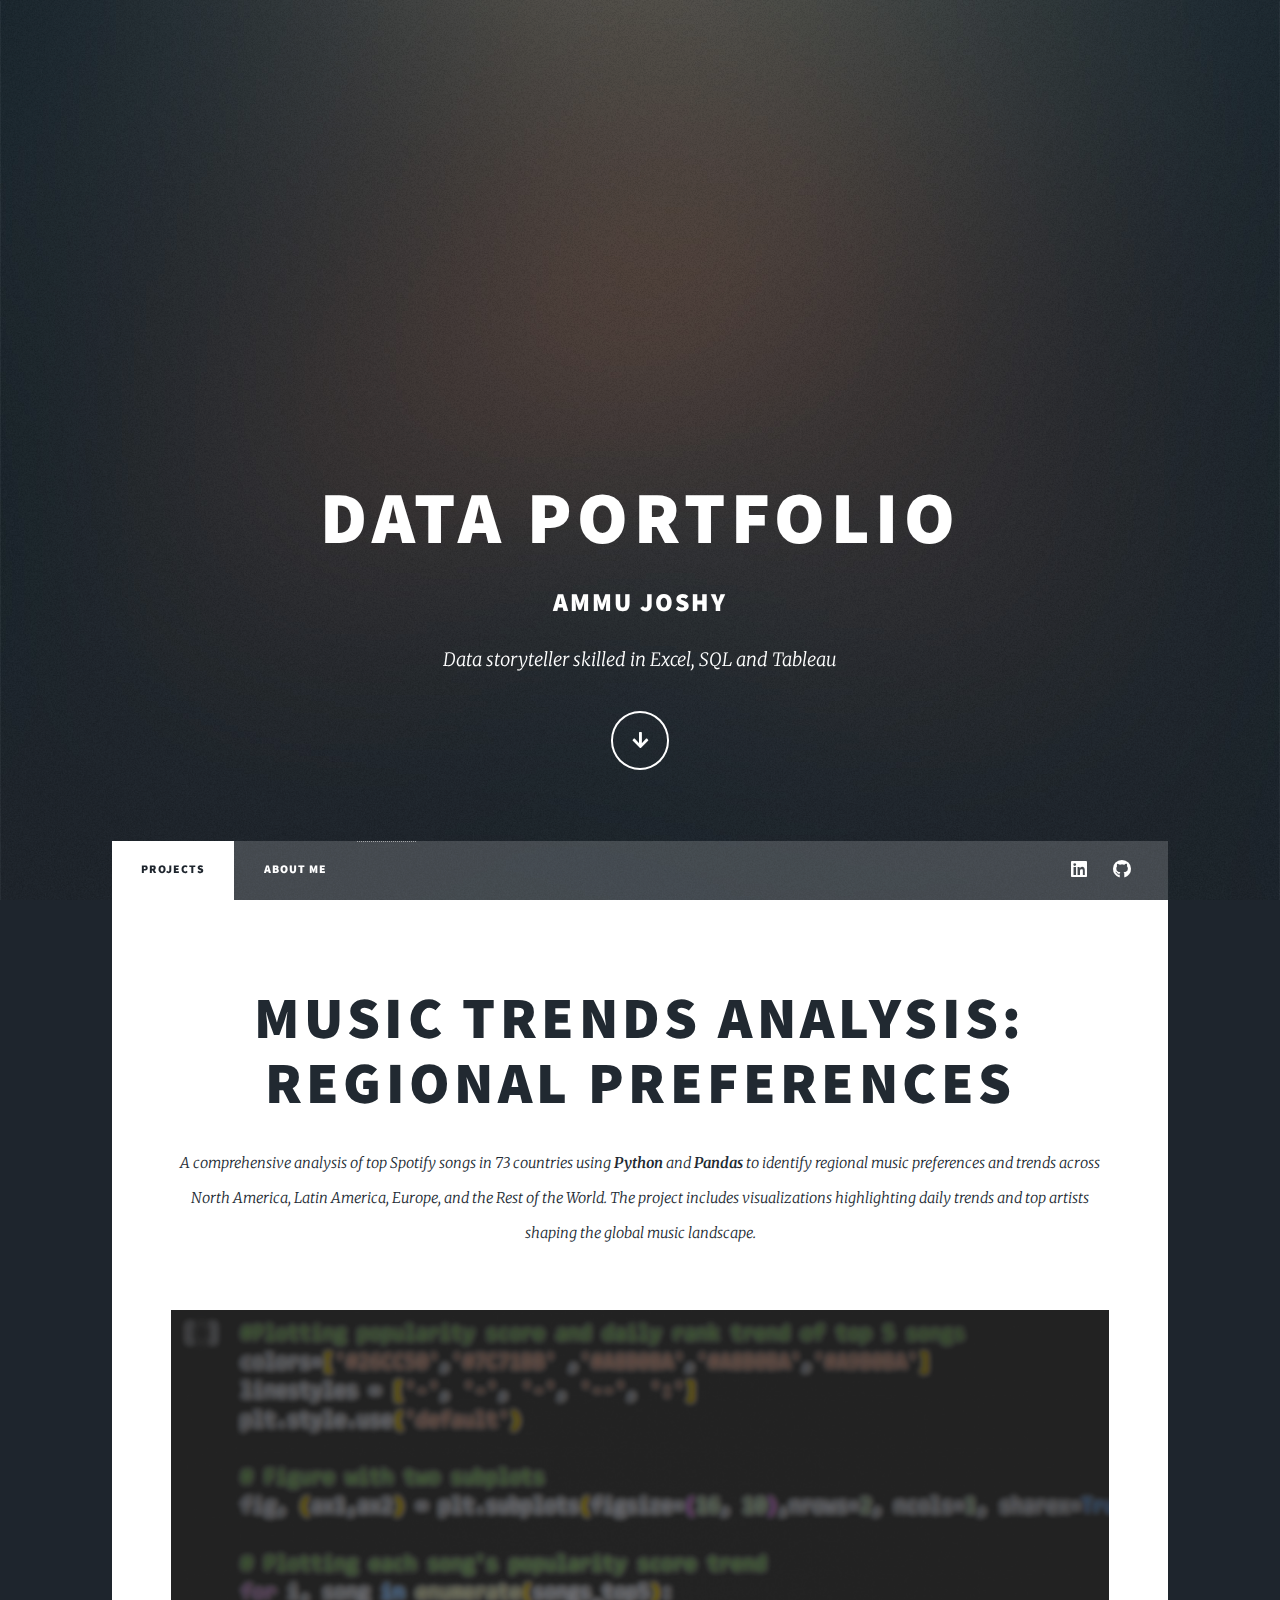
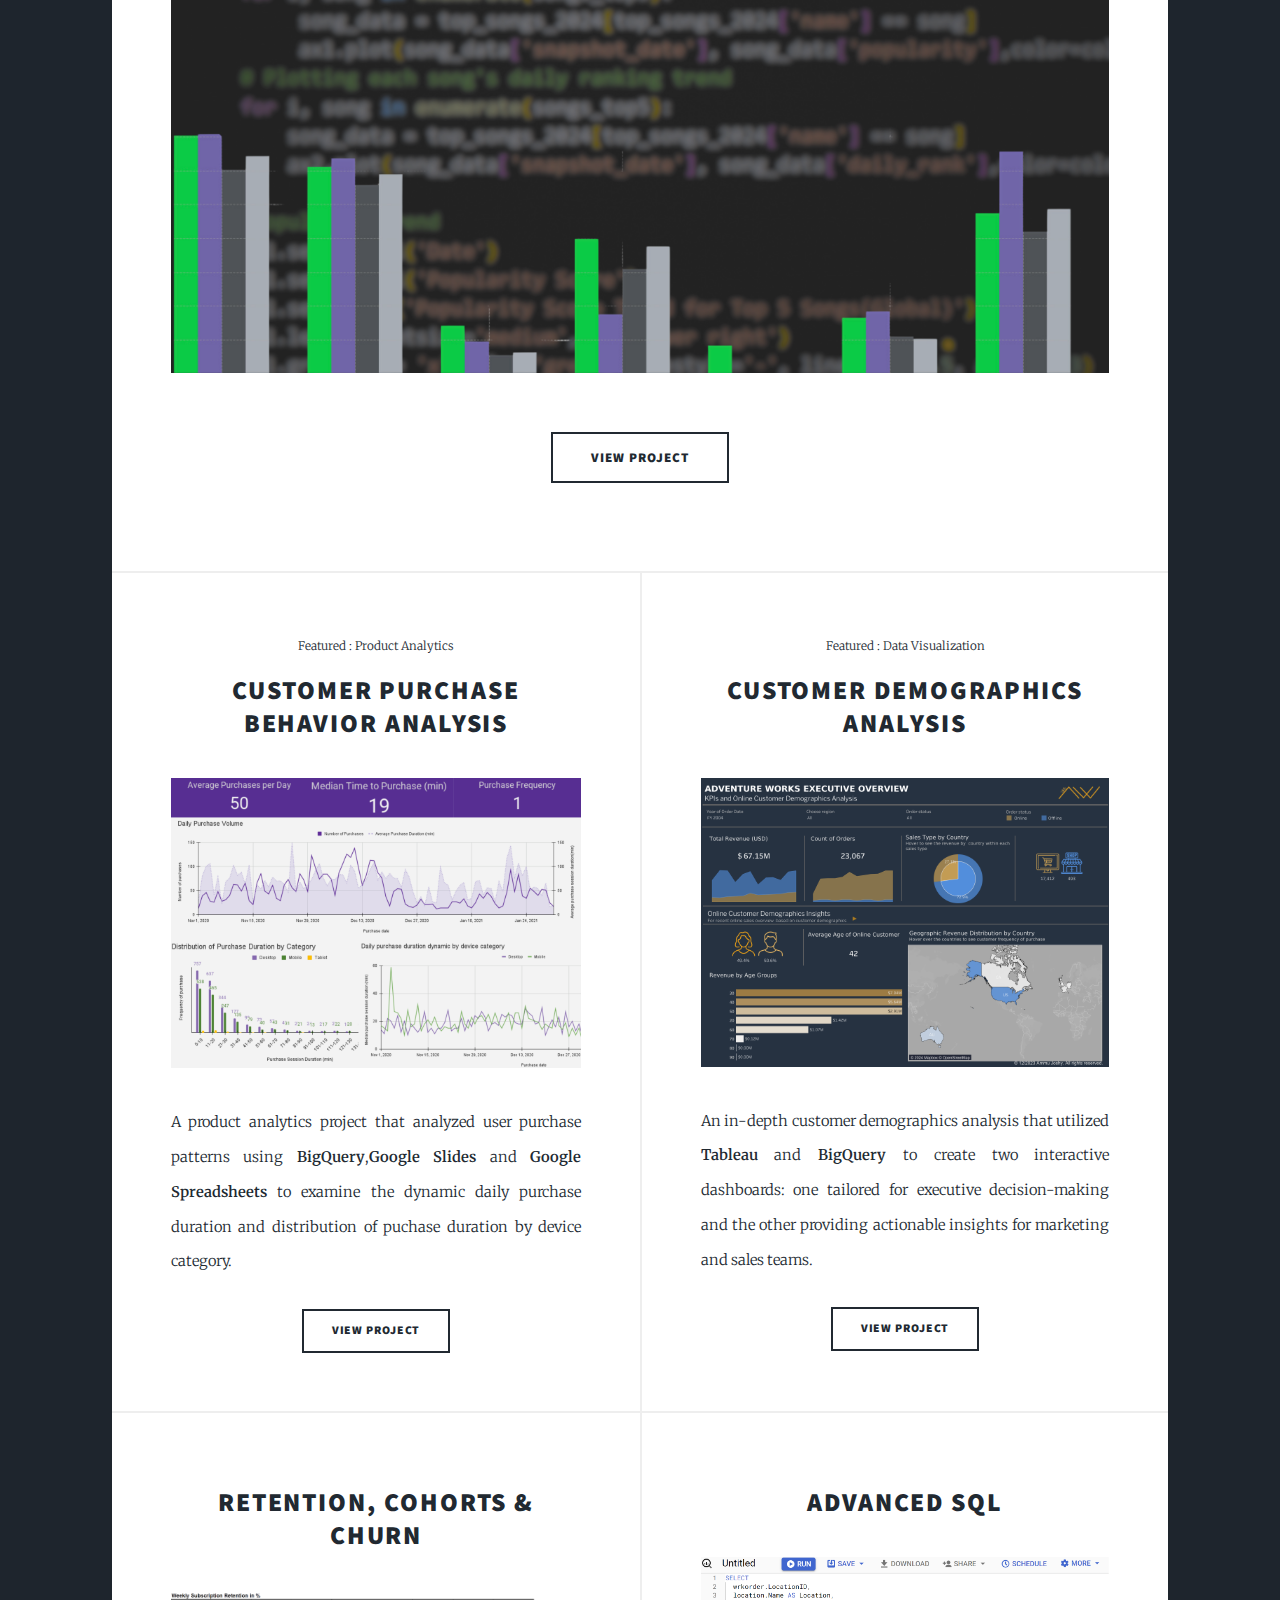
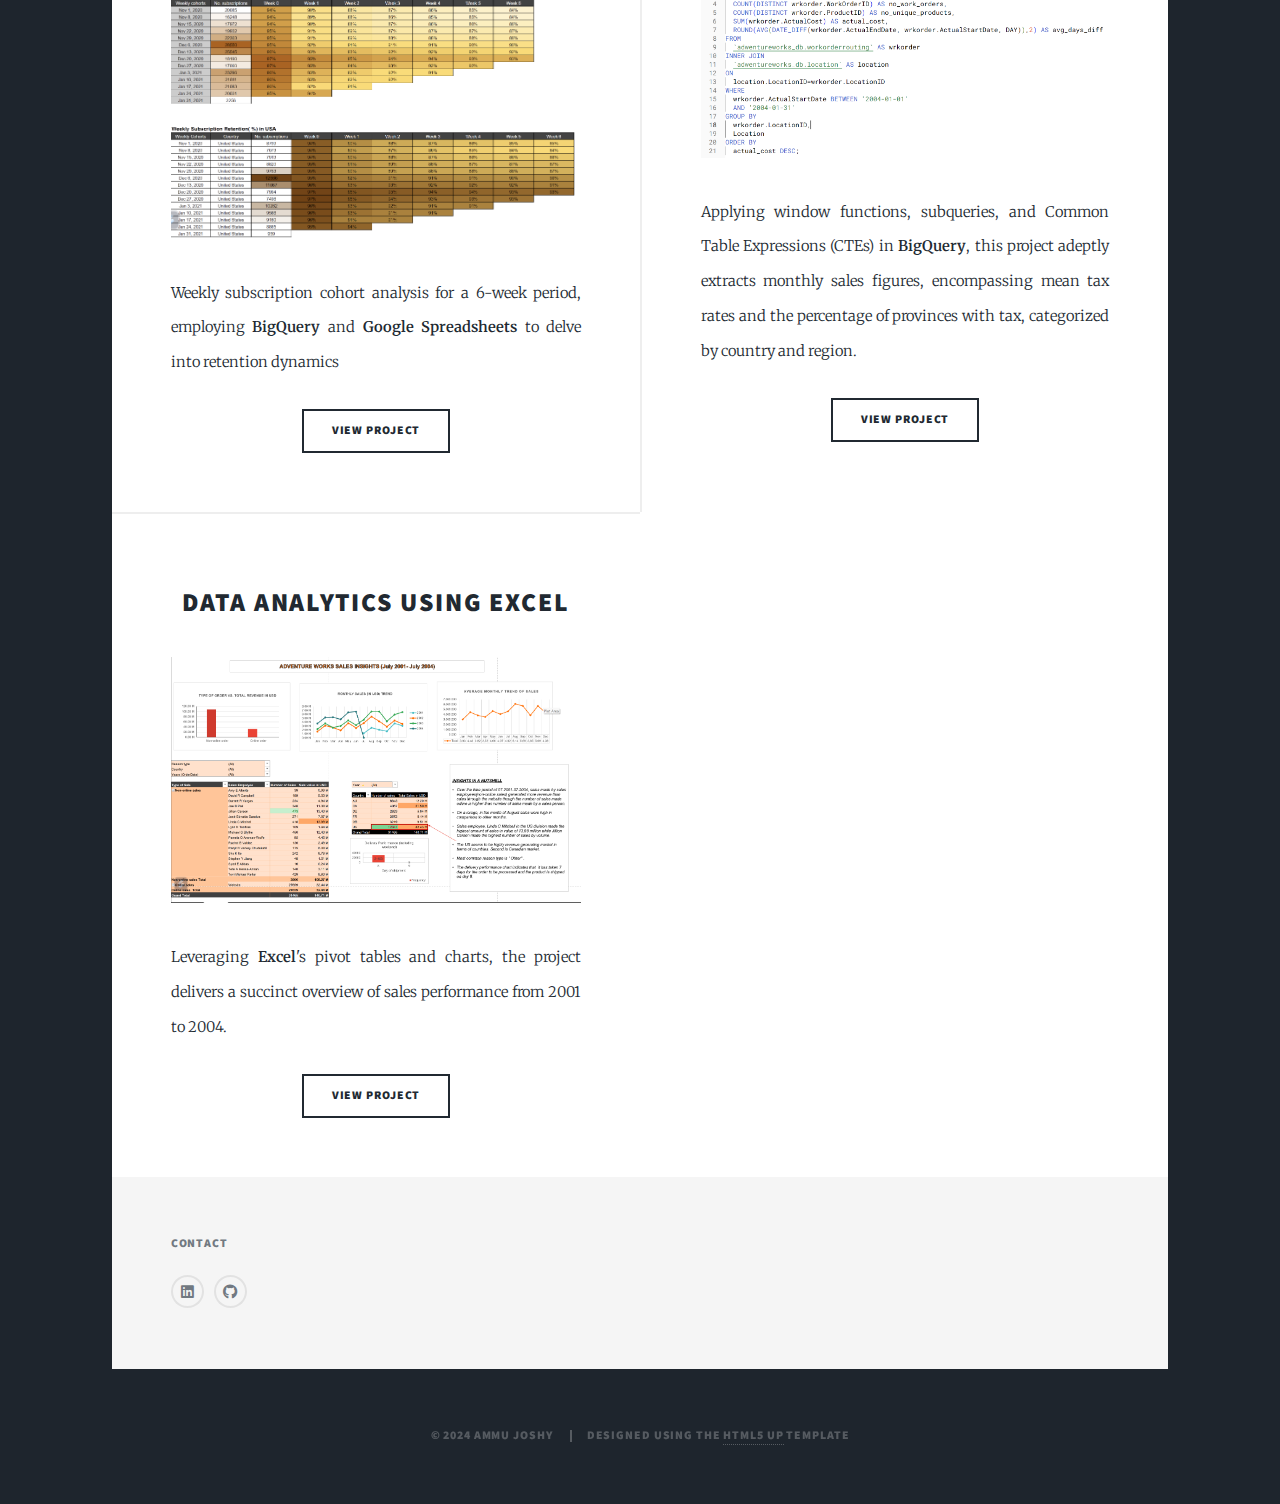
<file: index.html>
<!DOCTYPE HTML>
<!--
	Massively by HTML5 UP
	html5up.net | @ajlkn
	Free for personal and commercial use under the CCA 3.0 license (html5up.net/license)
-->
<html>
	<head>
		<title>Portfolio</title>
		<meta charset="utf-8" />
		<meta name="viewport" content="width=device-width, initial-scale=1, user-scalable=no" />
		<link rel="stylesheet" href="assets/css/main.css" />
		<noscript><link rel="stylesheet" href="assets/css/noscript.css" /></noscript>
	</head>
	<body class="is-preload">

		<!-- Wrapper -->
			<div id="wrapper" class="fade-in">

				<!-- Intro -->
					<div id="intro">
						<h1>Data Portfolio<br />
						<h2><a href="generic.html">Ammu Joshy</a></h2></h1>
						<p>Data storyteller skilled in Excel, SQL and Tableau </p>
						<ul class="actions">
							<li><a href="#header" class="button icon solid solo fa-arrow-down scrolly">Continue</a></li>
						</ul>
					</div>

				<!-- Header -->
					<header id="header">
						<a href="index.html" class="logo">Projects</a>
					</header>

				<!-- Nav -->
					<nav id="nav">
						<ul class="links">
							<li class="active"><a href="index.html">Projects</a></li>
							<li><a href="generic.html">About me</a></li>
							<li><a href="elements.html"></a></li>
						</ul>
						<ul class="icons">
							<li><a href="https://www.linkedin.com/in/ammu-joshy-01/" class="icon brands alt fa-linkedin"><span class="label">LinkedIn</span></a></li>
							<li><a href="https://github.com/ammu993" class="icon brands alt fa-github"><span class="label">GitHub</span></a></li>
						</ul>
					</nav>

				<!-- Main -->
					<div id="main">

						<!-- Featured Post -->
						<article class="post featured">
							<header class="major">
								<h2><a href="https://github.com/ammu993/Regional-Music-Preferences-using-python-/blob/f752dfbea826ef28e21614d9e07717892f8e8e57/README.md"> Music Trends Analysis: Regional Preferences <br />
								</a></h2>
								<p>A comprehensive analysis of top Spotify songs in 73 countries using <b>Python</b> and <b>Pandas</b> to identify regional music preferences and trends across North America, Latin America, Europe, and the Rest of the World. The project includes visualizations highlighting daily trends and top artists shaping the global music landscape. </p>
							</header>
							<a href="#" class="image main"><img src="images\Python (2).png" alt="" /></a>
							<ul class="actions special">
								<li><a href="https://github.com/ammu993/Regional-Music-Preferences-using-python-/blob/f752dfbea826ef28e21614d9e07717892f8e8e57/README.md" class="button large">View Project</a></li>
							</ul>
						</article>
											

						<!-- Posts -->
							<section class="posts">
								<article>
									<header>
										<span class="date">Featured : Product Analytics </span>
										<h2><a href="#">Customer Purchase Behavior Analysis<br />
										</a></h2>
									</header>
									<a href="#" class="image fit"><img src="images\Product analytics.png" alt="" /></a>
									<p>A product analytics project that analyzed user purchase patterns using <b> BigQuery</b>,<b>Google Slides </b> and <b> Google Spreadsheets </b> to examine the dynamic daily purchase duration and distribution of puchase duration by device category.</p>
									<ul class="actions special">
										<li><a href="https://github.com/ammu993/Product-Analytics-Customer-Behavior/blob/4ab4e8eda553c2f7bc517b4b01441391d2f44139/README.md" class="button">View Project</a></li>
									</ul>
								</article>
								<article>
									<header>
										<span class="date">Featured : Data Visualization</span>
										<h2><a href="https://github.com/ammu993/Customer-Demographics-Analysis/blob/main/README.md">Customer Demographics Analysis<br />
										</a></h2>
									</header>
									<a href="#" class="image fit"><img src="images/Executive Summary Dashboard (2) (2).png" alt="" /></a>
									<p>An in-depth customer demographics analysis that utilized <b>Tableau</b>  and <b> BigQuery </b>  to create two interactive dashboards: one tailored for executive decision-making and the other providing actionable insights for marketing and sales teams.</p>
									<ul class="actions special">
										<li><a href="https://github.com/ammu993/Customer-Demographics-Analysis/blob/main/README.md" class="button">View Project</a></li>
									</ul>
								</article>
								<!-- <article>
									<header>
										<h2><a href="#">Funnels & Customer Segmentation<br />
										</a></h2>
									</header>
									<a href="#" class="image fit"><img src="images/pic06.jpg" alt="" /></a>
									<p>Donec eget ex magna. Interdum et malesuada fames ac ante ipsum primis in faucibus. Pellentesque venenatis dolor imperdiet dolor mattis sagittis magna etiam.</p>
									<ul class="actions special">
										<li><a href="#" class="button">Full Story</a></li>
									</ul>
								</article> -->
								<article>
									<header>
										<span class="date"></span>
										<h2><a href="https://github.com/ammu993/Retention-cohorts-churn/blob/main/README.md">Retention, Cohorts & Churn
										</a></h2>
									</header>
									<a href="#" class="image fit"><img src="images/churn.png" alt="" /></a>
									<p>Weekly subscription cohort analysis for a 6-week period, employing <b>BigQuery</b> and <b>Google Spreadsheets</b> to delve into retention dynamics</b></p>
									<ul class="actions special">
										<li><a href="https://github.com/ammu993/Retention-cohorts-churn/blob/main/README.md" class="button">View Project</a></li>
									</ul>
								</article>
								<!-- <article>
									<header>
										<span class="date"></span>
										<h2><a href="https://github.com/ammu993/Visualizing-data-using-tableau/blob/main/README.md">Visualizing data using Tableau</h2>
									</header>
									<a href="#" class="image fit"><img src="images/AdventureWorks Sales.png" alt="" /></a>
									<p>Sales Overview Dashboard created in <b>Tableau</b> that displays KPIs and acts as a starting point for further explanatory and diagnostic analysis, such as investigating the fall in average online monthly sales since July 2002. </p>
									<ul class="actions special">
										<li><a href="https://github.com/ammu993/Visualizing-data-using-tableau/blob/main/README.md" class="button">View Project</a></li>
									</ul>
								</article> -->
								<article>
									<header>
										<span class="date"></span>
										<h2><a href="https://github.com/ammu993/Advanced-SQL/blob/main/README.md"> Advanced SQL</a></h2>
									</header>
									<a href="#" class="image fit"><img src="images/sql.png" alt="" /></a>
									<p>Applying window functions, subqueries, and Common Table Expressions (CTEs) in <b>BigQuery</b>, this project adeptly extracts monthly sales figures, encompassing mean tax rates and the percentage of provinces with tax, categorized by country and region.</b> </p>
									<ul class="actions special">
										<li><a href="https://github.com/ammu993/Advanced-SQL/blob/main/README.md" class="button">View Project</a></li>
									</ul>
								</article>
								<article>
									<header>
										<span class="date"></span>
										<h2><a href="https://github.com/ammu993/Sales-overview-in-Excel/blob/main/README.md">Data Analytics using Excel </a></h2>
									</header>
									<a href="#" class="image fit"><img src="images/Overview of sales using Excel.png" alt="" /></a>
									<p>Leveraging <b>Excel</b>'s pivot tables and charts, the project delivers a succinct overview of sales performance from 2001 to 2004. </p>
									<ul class="actions special">
										<li><a href="https://github.com/ammu993/Sales-overview-in-Excel/blob/main/README.md" class="button">View Project</a></li>
									</ul>
								</article>						
							</section>

						<!-- Footer -->
							<!--<footer>
								<div class="pagination">
									<!--<a href="#" class="previous">Prev</a>
									<a href="#" class="page active">1</a>
									<a href="#" class="page">2</a>
									<a href="#" class="page">3</a>
									<span class="extra">&hellip;</span>
									<a href="#" class="page">8</a>
									<a href="#" class="page">9</a>
									<a href="#" class="page">10</a>
									<a href="#" class="next">Next</a>
								</div>
							</footer>-->
						
					</div>

				<!-- Footer -->
					<footer id="footer">
						<section>
							<h3>Contact</h3>
								<ul class="icons alt">
									<li><a href="https://www.linkedin.com/in/ammu-joshy-01/" class="icon brands alt fa-linkedin"><span class="label">LinkedIn</span></a></li>
									<li><a href="https://github.com/ammu993" class="icon brands alt fa-github"><span class="label">GitHub</span></a></li>
								</ul>
							<!--<form method="post" action="#">
								<div class="fields">
									<div class="field">
										<label for="name">Name</label>
										<input type="text" name="name" id="name" />
									</div>
									<div class="field">
										<label for="email">Email</label>
										<input type="text" name="email" id="email" />
									</div>
									<div class="field">
										<label for="message">Message</label>
										<textarea name="message" id="message" rows="3"></textarea>
									</div>
								</div>
								<ul class="actions">
									<li><input type="submit" value="Send Message" /></li>
								</ul>
							</form>-->
						</section>
						<!-- <section class="split contact">
							<section class="alt">
								<h3>Address</h3>
								<p>1234 Somewhere Road #87257<br />
								Nashville, TN 00000-0000</p>
							</section>
							<section>
								<h3>Phone</h3>
								<p><a href="#">(000) 000-0000</a></p>
							</section>
							<section>
								<h3>Email</h3>
								<p><a href="#">info@untitled.tld</a></p>
							</section>
							<section>
								<h3>Social</h3>
								<ul class="icons alt">
									<li><a href="#" class="icon brands alt fa-twitter"><span class="label">Twitter</span></a></li>
									<li><a href="#" class="icon brands alt fa-facebook-f"><span class="label">Facebook</span></a></li>
									<li><a href="#" class="icon brands alt fa-instagram"><span class="label">Instagram</span></a></li>
									<li><a href="#" class="icon brands alt fa-github"><span class="label">GitHub</span></a></li>
								</ul>
							</section> -->
						</section>
					</footer>

				<!-- Copyright -->
				<div id="copyright">
					<ul>
						<li>&copy; 2024 Ammu Joshy</li>
						<li>Designed using the <a href="https://html5up.net">HTML5 UP</a> template</li>
					</ul>
				</div>

			</div>

		<!-- Scripts -->
			<script src="assets/js/jquery.min.js"></script>
			<script src="assets/js/jquery.scrollex.min.js"></script>
			<script src="assets/js/jquery.scrolly.min.js"></script>
			<script src="assets/js/browser.min.js"></script>
			<script src="assets/js/breakpoints.min.js"></script>
			<script src="assets/js/util.js"></script>
			<script src="assets/js/main.js"></script>

	</body>
</html>
</file>
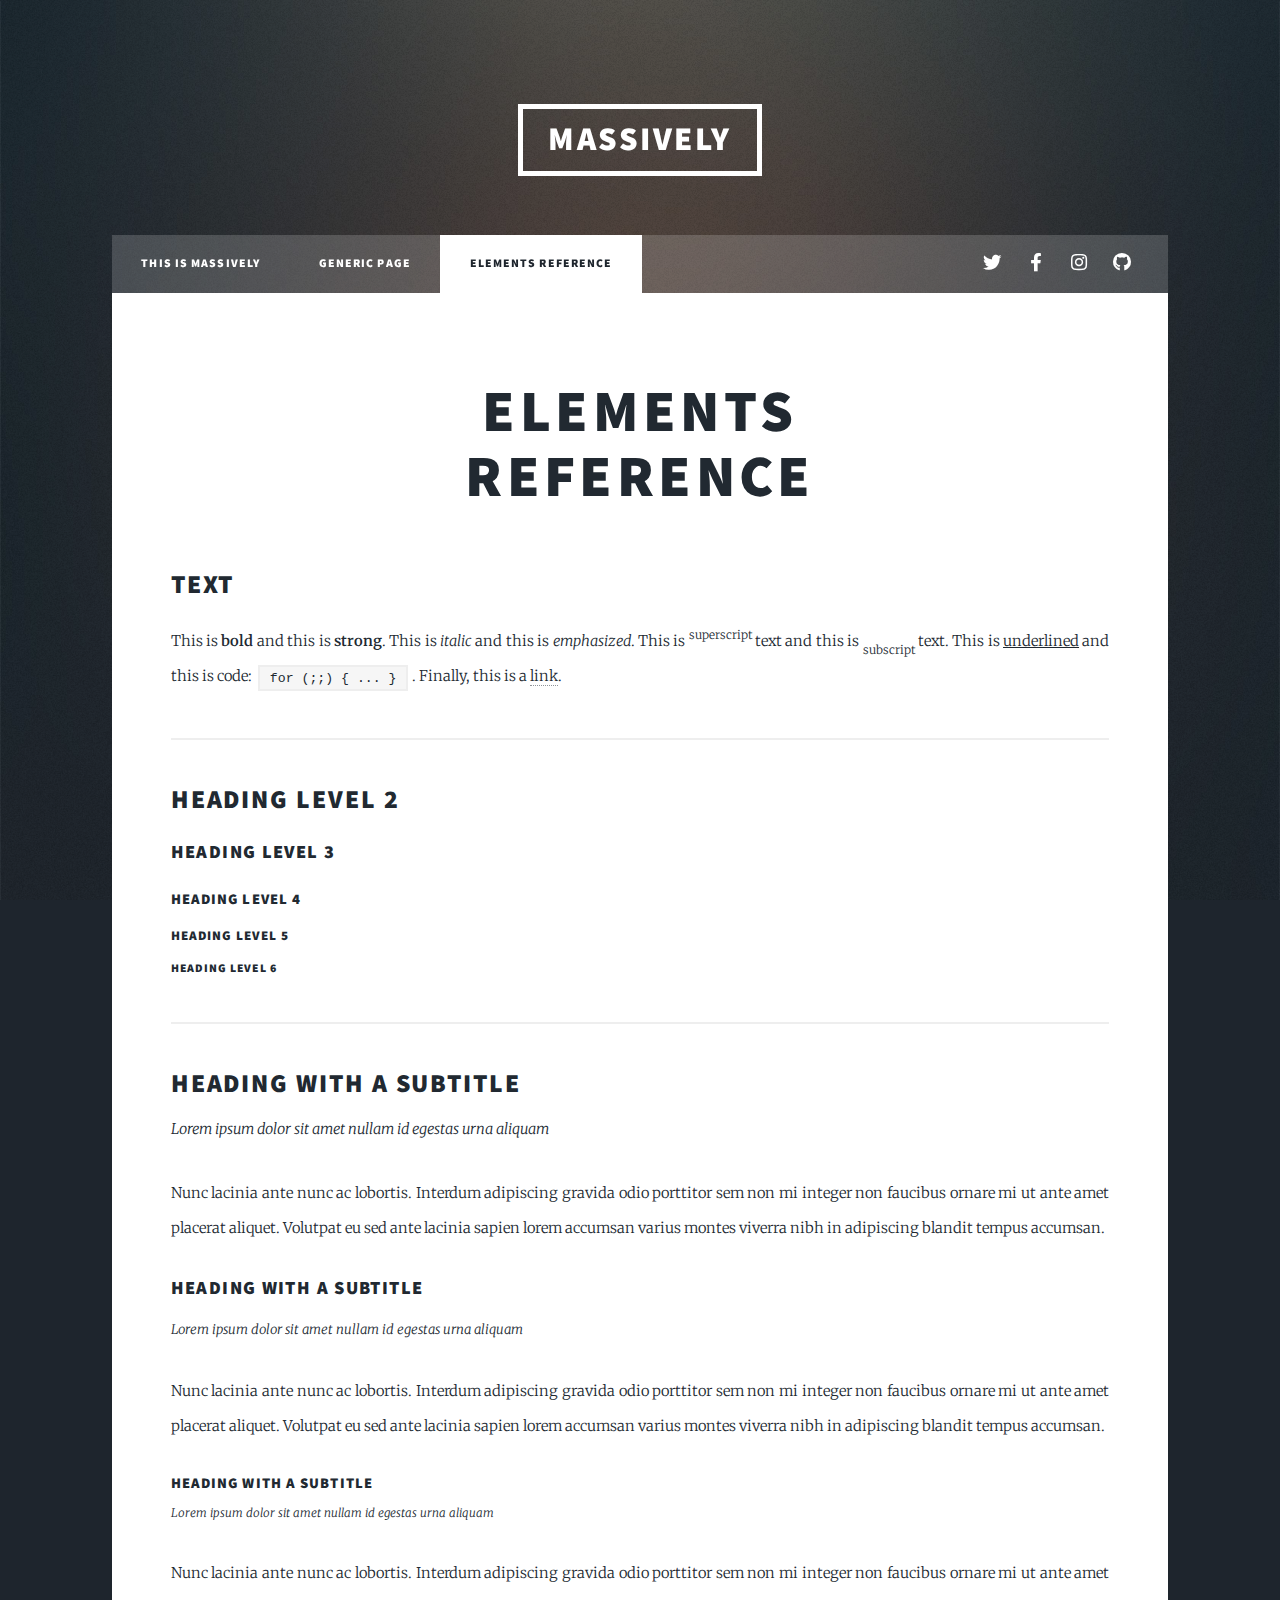
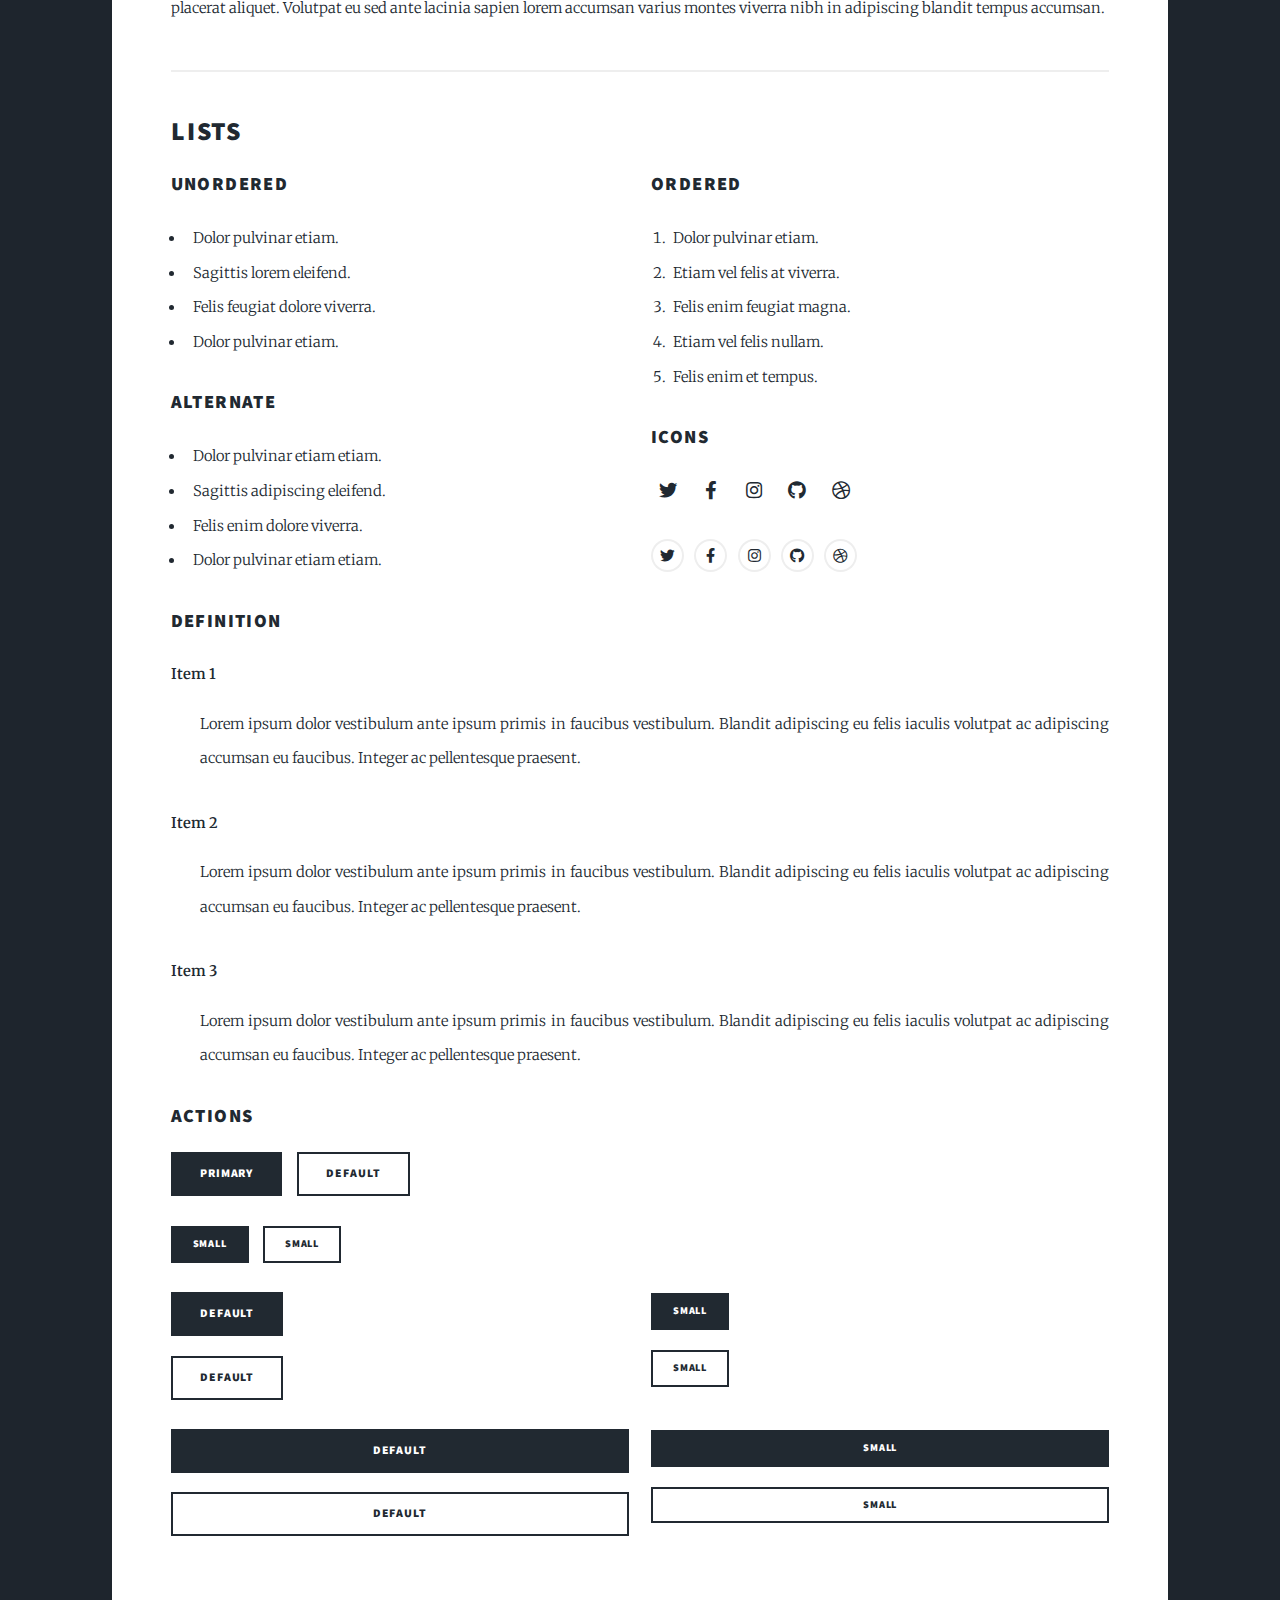
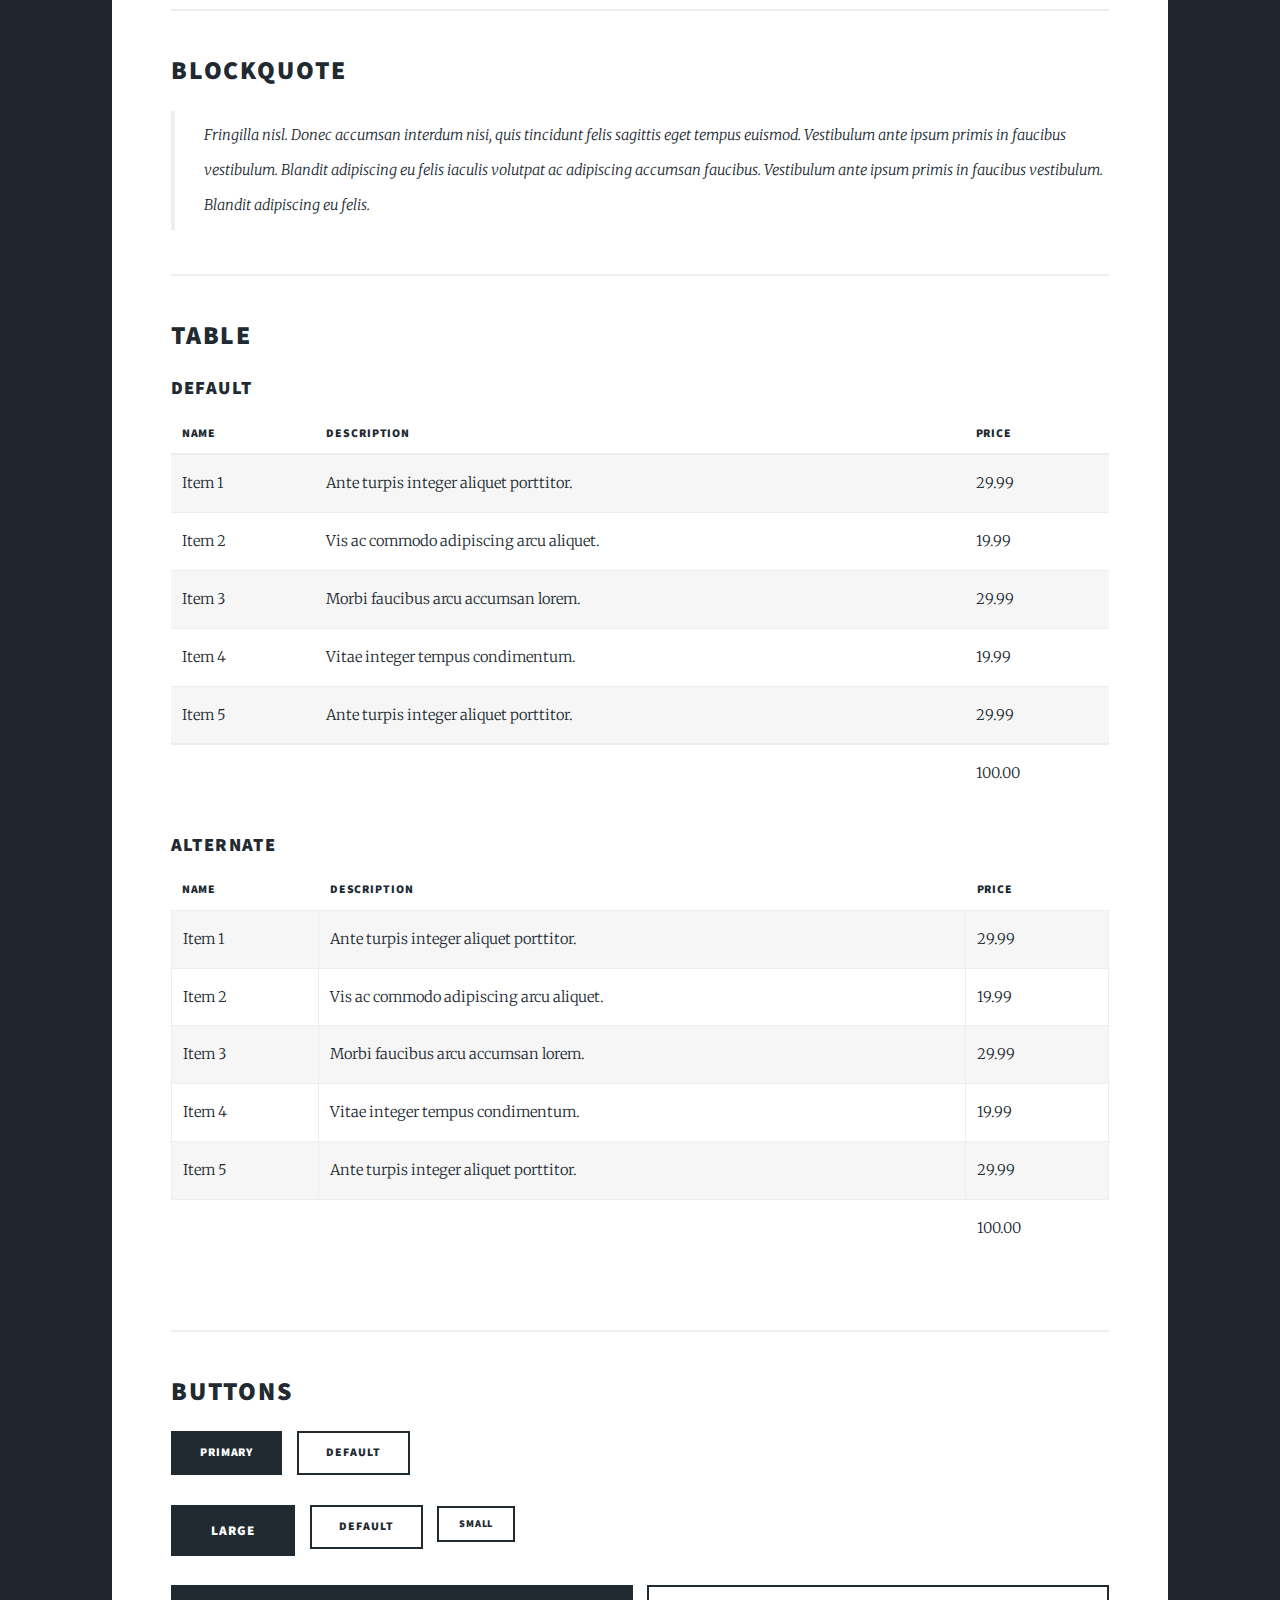
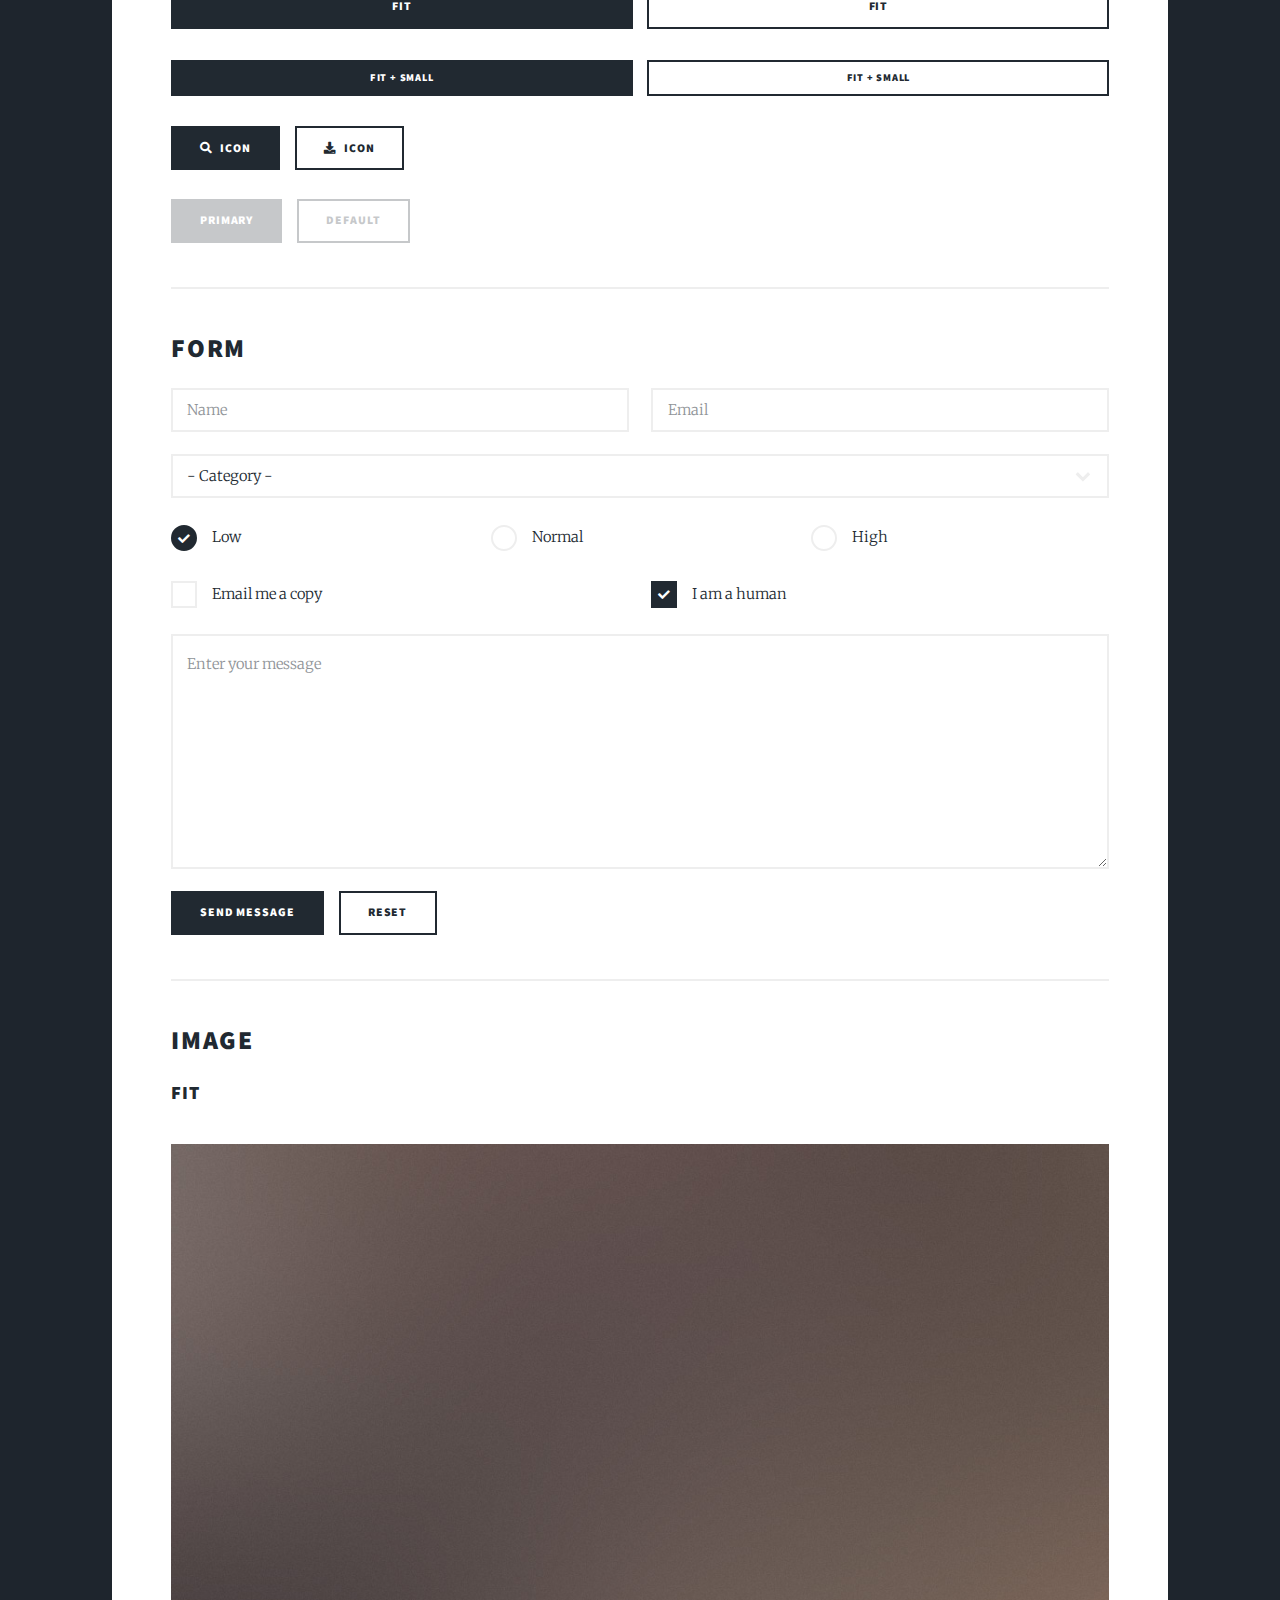
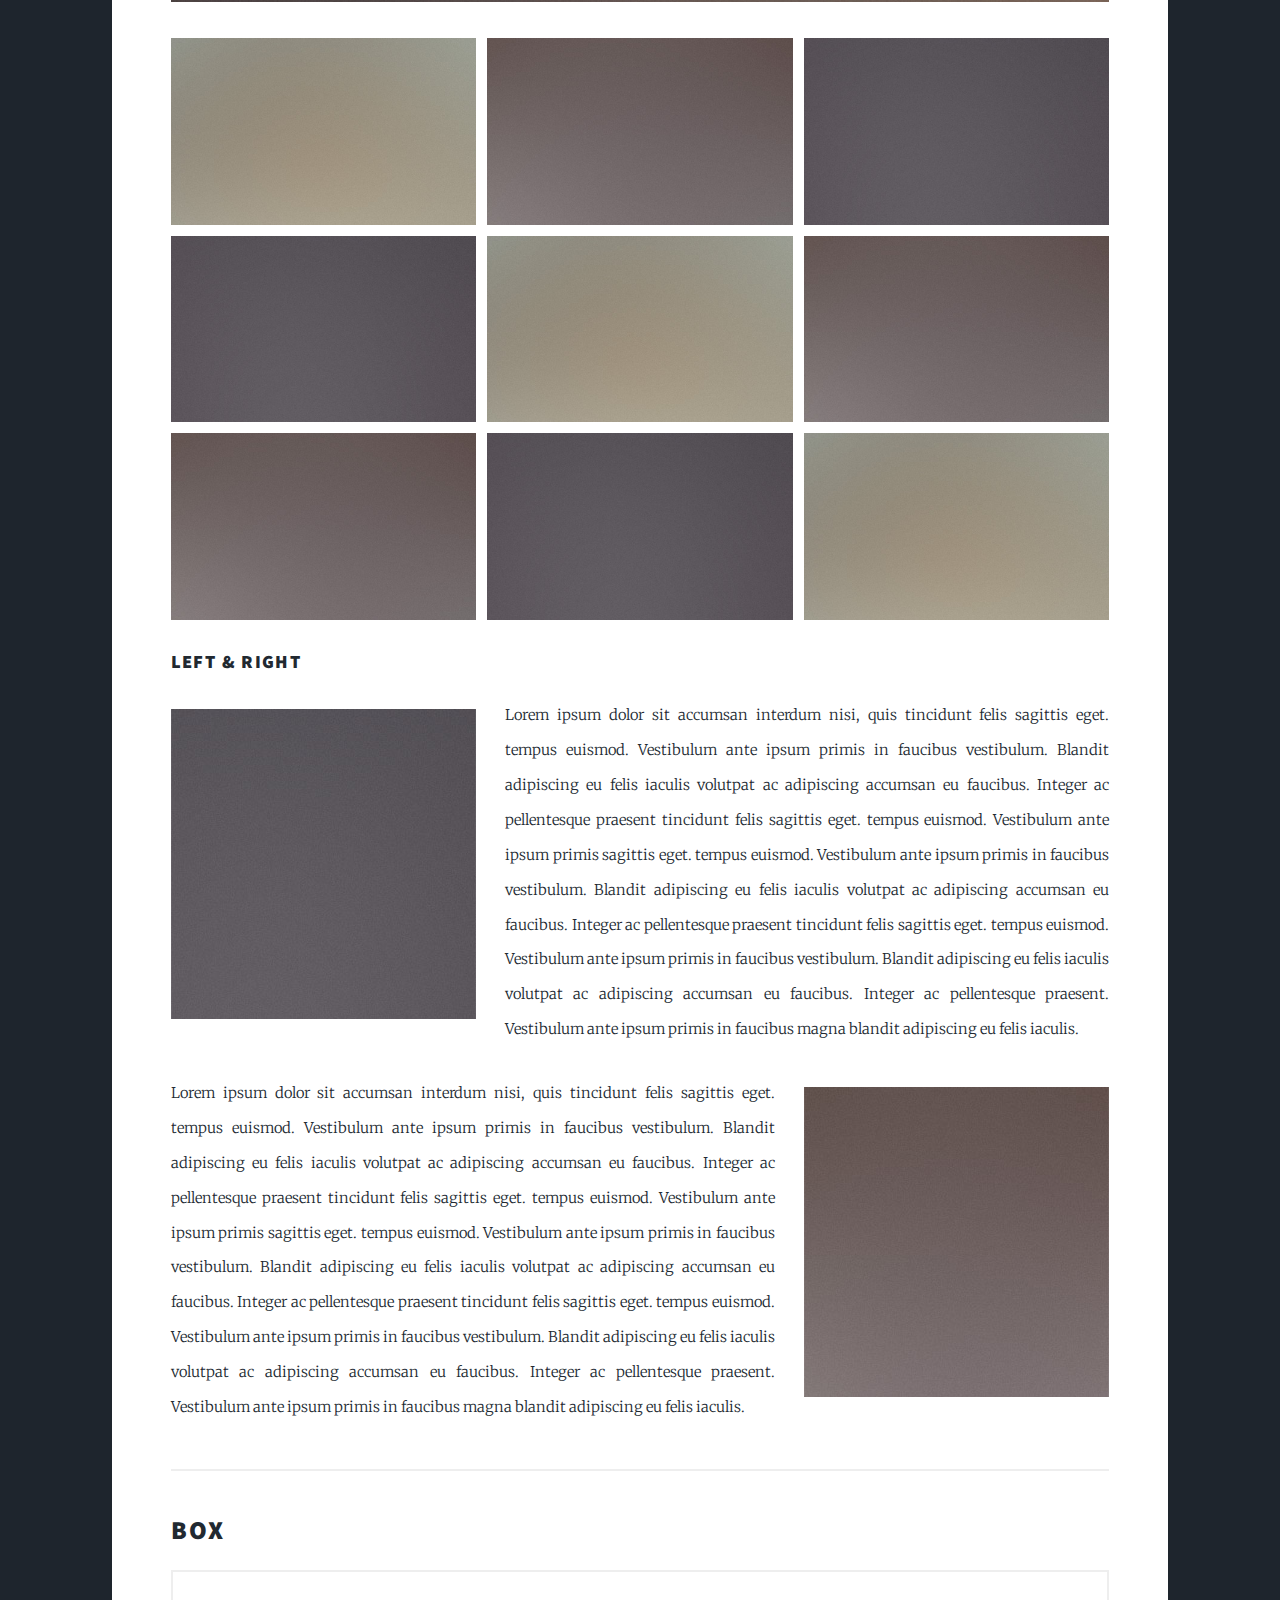
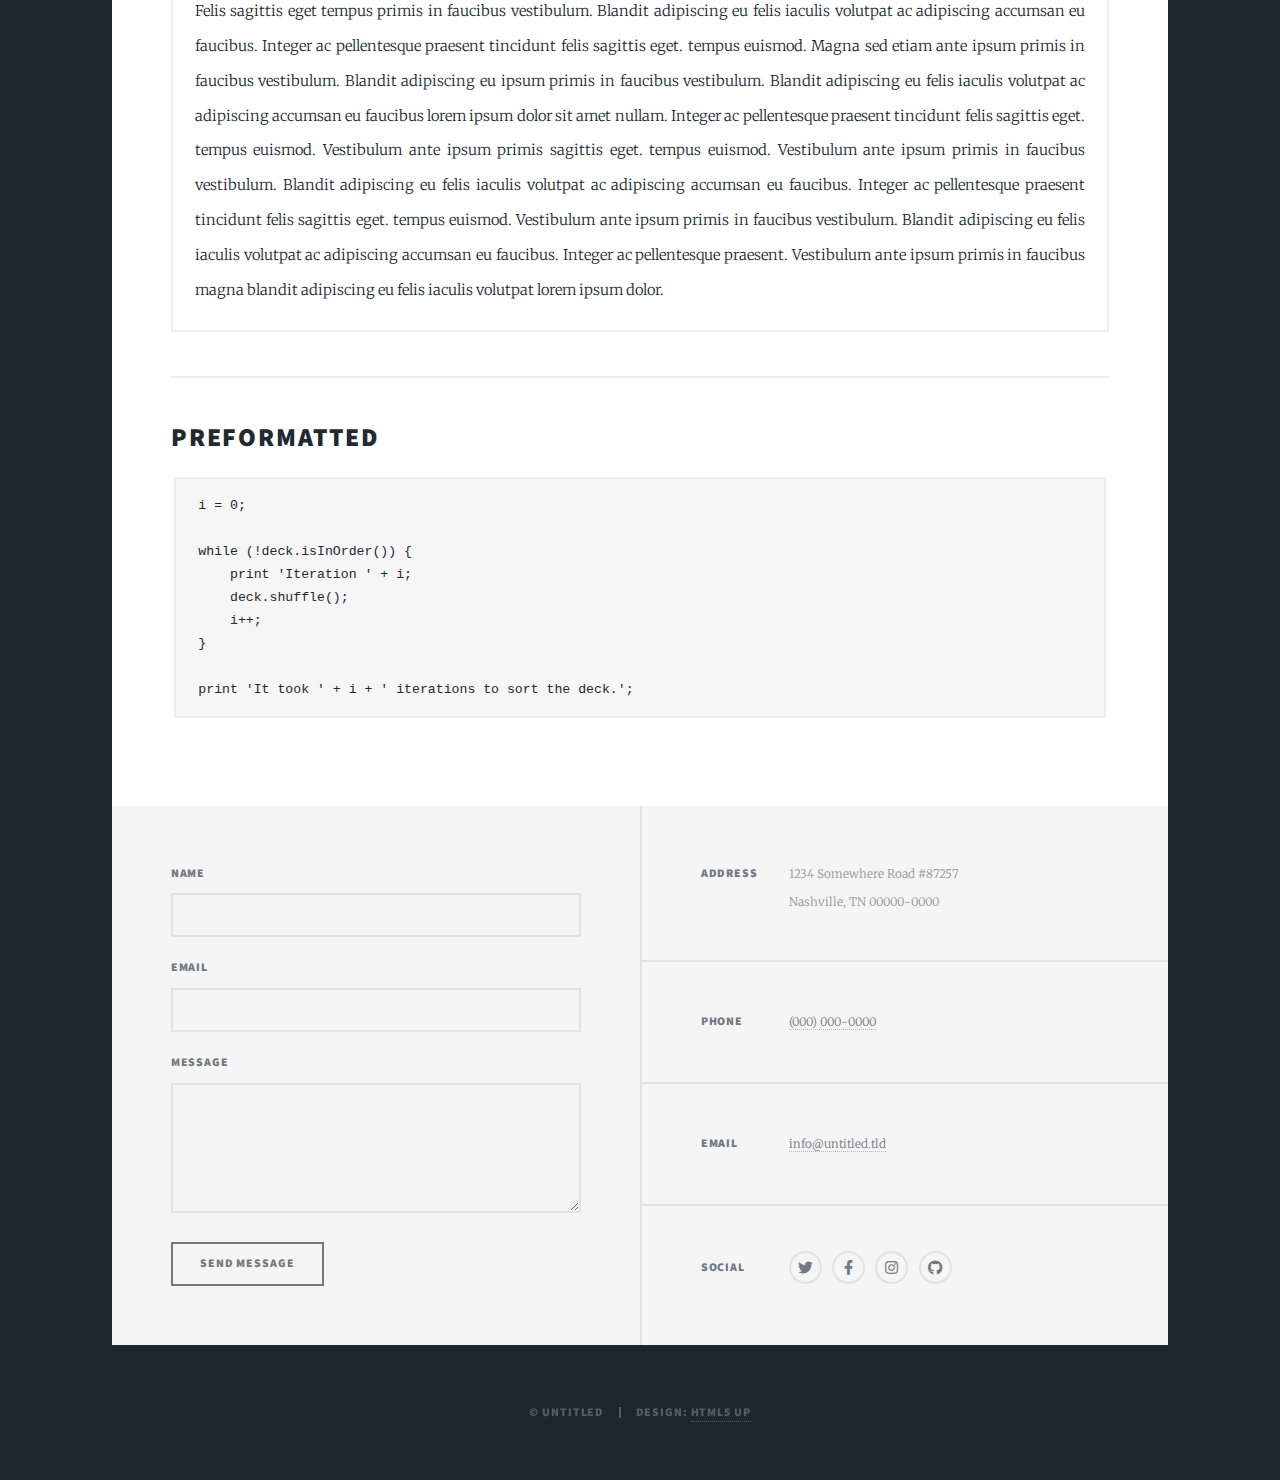
<file: elements.html>
<!DOCTYPE HTML>
<!--
	Massively by HTML5 UP
	html5up.net | @ajlkn
	Free for personal and commercial use under the CCA 3.0 license (html5up.net/license)
-->
<html>
	<head>
		<title>Elements Reference - Massively by HTML5 UP</title>
		<meta charset="utf-8" />
		<meta name="viewport" content="width=device-width, initial-scale=1, user-scalable=no" />
		<link rel="stylesheet" href="assets/css/main.css" />
		<noscript><link rel="stylesheet" href="assets/css/noscript.css" /></noscript>
	</head>
	<body class="is-preload">

		<!-- Wrapper -->
			<div id="wrapper">

				<!-- Header -->
					<header id="header">
						<a href="index.html" class="logo">Massively</a>
					</header>

				<!-- Nav -->
					<nav id="nav">
						<ul class="links">
							<li><a href="index.html">This is Massively</a></li>
							<li><a href="generic.html">Generic Page</a></li>
							<li class="active"><a href="elements.html">Elements Reference</a></li>
						</ul>
						<ul class="icons">
							<li><a href="#" class="icon brands fa-twitter"><span class="label">Twitter</span></a></li>
							<li><a href="#" class="icon brands fa-facebook-f"><span class="label">Facebook</span></a></li>
							<li><a href="#" class="icon brands fa-instagram"><span class="label">Instagram</span></a></li>
							<li><a href="#" class="icon brands fa-github"><span class="label">GitHub</span></a></li>
						</ul>
					</nav>

				<!-- Main -->
					<div id="main">

						<!-- Post -->
							<section class="post">
								<header class="major">
									<h1>Elements<br />
									Reference</h1>
								</header>

								<!-- Text stuff -->
									<h2>Text</h2>
									<p>This is <b>bold</b> and this is <strong>strong</strong>. This is <i>italic</i> and this is <em>emphasized</em>.
									This is <sup>superscript</sup> text and this is <sub>subscript</sub> text.
									This is <u>underlined</u> and this is code: <code>for (;;) { ... }</code>.
									Finally, this is a <a href="#">link</a>.</p>
									<hr />
									<h2>Heading Level 2</h2>
									<h3>Heading Level 3</h3>
									<h4>Heading Level 4</h4>
									<h5>Heading Level 5</h5>
									<h6>Heading Level 6</h6>
									<hr />
									<header>
										<h2>Heading with a Subtitle</h2>
										<p>Lorem ipsum dolor sit amet nullam id egestas urna aliquam</p>
									</header>
									<p>Nunc lacinia ante nunc ac lobortis. Interdum adipiscing gravida odio porttitor sem non mi integer non faucibus ornare mi ut ante amet placerat aliquet. Volutpat eu sed ante lacinia sapien lorem accumsan varius montes viverra nibh in adipiscing blandit tempus accumsan.</p>
									<header>
										<h3>Heading with a Subtitle</h3>
										<p>Lorem ipsum dolor sit amet nullam id egestas urna aliquam</p>
									</header>
									<p>Nunc lacinia ante nunc ac lobortis. Interdum adipiscing gravida odio porttitor sem non mi integer non faucibus ornare mi ut ante amet placerat aliquet. Volutpat eu sed ante lacinia sapien lorem accumsan varius montes viverra nibh in adipiscing blandit tempus accumsan.</p>
									<header>
										<h4>Heading with a Subtitle</h4>
										<p>Lorem ipsum dolor sit amet nullam id egestas urna aliquam</p>
									</header>
									<p>Nunc lacinia ante nunc ac lobortis. Interdum adipiscing gravida odio porttitor sem non mi integer non faucibus ornare mi ut ante amet placerat aliquet. Volutpat eu sed ante lacinia sapien lorem accumsan varius montes viverra nibh in adipiscing blandit tempus accumsan.</p>

									<hr />

								<!-- Lists -->
									<h2>Lists</h2>
									<div class="row">
										<div class="col-6 col-12-small">

											<h3>Unordered</h3>
											<ul>
												<li>Dolor pulvinar etiam.</li>
												<li>Sagittis lorem eleifend.</li>
												<li>Felis feugiat dolore viverra.</li>
												<li>Dolor pulvinar etiam.</li>
											</ul>

											<h3>Alternate</h3>
											<ul class="alt">
												<li>Dolor pulvinar etiam etiam.</li>
												<li>Sagittis adipiscing eleifend.</li>
												<li>Felis enim dolore viverra.</li>
												<li>Dolor pulvinar etiam etiam.</li>
											</ul>

										</div>
										<div class="col-6 col-12-small">

											<h3>Ordered</h3>
											<ol>
												<li>Dolor pulvinar etiam.</li>
												<li>Etiam vel felis at viverra.</li>
												<li>Felis enim feugiat magna.</li>
												<li>Etiam vel felis nullam.</li>
												<li>Felis enim et tempus.</li>
											</ol>

											<h3>Icons</h3>
											<ul class="icons">
												<li><a href="#" class="icon brands fa-twitter"><span class="label">Twitter</span></a></li>
												<li><a href="#" class="icon brands fa-facebook-f"><span class="label">Facebook</span></a></li>
												<li><a href="#" class="icon brands fa-instagram"><span class="label">Instagram</span></a></li>
												<li><a href="#" class="icon brands fa-github"><span class="label">Github</span></a></li>
												<li><a href="#" class="icon brands fa-dribbble"><span class="label">Dribbble</span></a></li>
											</ul>
											<ul class="icons alt">
												<li><a href="#" class="icon brands alt fa-twitter"><span class="label">Twitter</span></a></li>
												<li><a href="#" class="icon brands alt fa-facebook-f"><span class="label">Facebook</span></a></li>
												<li><a href="#" class="icon brands alt fa-instagram"><span class="label">Instagram</span></a></li>
												<li><a href="#" class="icon brands alt fa-github"><span class="label">Github</span></a></li>
												<li><a href="#" class="icon brands alt fa-dribbble"><span class="label">Dribbble</span></a></li>
											</ul>

										</div>
									</div>
									<h3>Definition</h3>
									<dl>
										<dt>Item 1</dt>
										<dd>
											<p>Lorem ipsum dolor vestibulum ante ipsum primis in faucibus vestibulum. Blandit adipiscing eu felis iaculis volutpat ac adipiscing accumsan eu faucibus. Integer ac pellentesque praesent.</p>
										</dd>
										<dt>Item 2</dt>
										<dd>
											<p>Lorem ipsum dolor vestibulum ante ipsum primis in faucibus vestibulum. Blandit adipiscing eu felis iaculis volutpat ac adipiscing accumsan eu faucibus. Integer ac pellentesque praesent.</p>
										</dd>
										<dt>Item 3</dt>
										<dd>
											<p>Lorem ipsum dolor vestibulum ante ipsum primis in faucibus vestibulum. Blandit adipiscing eu felis iaculis volutpat ac adipiscing accumsan eu faucibus. Integer ac pellentesque praesent.</p>
										</dd>
									</dl>

									<h3>Actions</h3>
									<ul class="actions">
										<li><a href="#" class="button primary">Primary</a></li>
										<li><a href="#" class="button">Default</a></li>
									</ul>
									<ul class="actions small">
										<li><a href="#" class="button primary small">Small</a></li>
										<li><a href="#" class="button small">Small</a></li>
									</ul>
									<div class="row">
										<div class="col-6 col-12-small">
											<ul class="actions stacked">
												<li><a href="#" class="button primary">Default</a></li>
												<li><a href="#" class="button">Default</a></li>
											</ul>
										</div>
										<div class="col-6 col-12-small">
											<ul class="actions stacked">
												<li><a href="#" class="button primary small">Small</a></li>
												<li><a href="#" class="button small">Small</a></li>
											</ul>
										</div>
									</div>
									<div class="row">
										<div class="col-6 col-12-small">
											<ul class="actions stacked">
												<li><a href="#" class="button primary fit">Default</a></li>
												<li><a href="#" class="button fit">Default</a></li>
											</ul>
										</div>
										<div class="col-6 col-12-small">
											<ul class="actions stacked">
												<li><a href="#" class="button primary small fit">Small</a></li>
												<li><a href="#" class="button small fit">Small</a></li>
											</ul>
										</div>
									</div>

									<hr />

								<!-- Blockquote -->
									<h2>Blockquote</h2>
									<blockquote>Fringilla nisl. Donec accumsan interdum nisi, quis tincidunt felis sagittis eget tempus euismod. Vestibulum ante ipsum primis in faucibus vestibulum. Blandit adipiscing eu felis iaculis volutpat ac adipiscing accumsan faucibus. Vestibulum ante ipsum primis in faucibus vestibulum. Blandit adipiscing eu felis.</blockquote>

									<hr />

								<!-- Table -->
									<h2>Table</h2>

									<h3>Default</h3>
									<div class="table-wrapper">
										<table>
											<thead>
												<tr>
													<th>Name</th>
													<th>Description</th>
													<th>Price</th>
												</tr>
											</thead>
											<tbody>
												<tr>
													<td>Item 1</td>
													<td>Ante turpis integer aliquet porttitor.</td>
													<td>29.99</td>
												</tr>
												<tr>
													<td>Item 2</td>
													<td>Vis ac commodo adipiscing arcu aliquet.</td>
													<td>19.99</td>
												</tr>
												<tr>
													<td>Item 3</td>
													<td> Morbi faucibus arcu accumsan lorem.</td>
													<td>29.99</td>
												</tr>
												<tr>
													<td>Item 4</td>
													<td>Vitae integer tempus condimentum.</td>
													<td>19.99</td>
												</tr>
												<tr>
													<td>Item 5</td>
													<td>Ante turpis integer aliquet porttitor.</td>
													<td>29.99</td>
												</tr>
											</tbody>
											<tfoot>
												<tr>
													<td colspan="2"></td>
													<td>100.00</td>
												</tr>
											</tfoot>
										</table>
									</div>

									<h3>Alternate</h3>
									<div class="table-wrapper">
										<table class="alt">
											<thead>
												<tr>
													<th>Name</th>
													<th>Description</th>
													<th>Price</th>
												</tr>
											</thead>
											<tbody>
												<tr>
													<td>Item 1</td>
													<td>Ante turpis integer aliquet porttitor.</td>
													<td>29.99</td>
												</tr>
												<tr>
													<td>Item 2</td>
													<td>Vis ac commodo adipiscing arcu aliquet.</td>
													<td>19.99</td>
												</tr>
												<tr>
													<td>Item 3</td>
													<td> Morbi faucibus arcu accumsan lorem.</td>
													<td>29.99</td>
												</tr>
												<tr>
													<td>Item 4</td>
													<td>Vitae integer tempus condimentum.</td>
													<td>19.99</td>
												</tr>
												<tr>
													<td>Item 5</td>
													<td>Ante turpis integer aliquet porttitor.</td>
													<td>29.99</td>
												</tr>
											</tbody>
											<tfoot>
												<tr>
													<td colspan="2"></td>
													<td>100.00</td>
												</tr>
											</tfoot>
										</table>
									</div>

									<hr />

								<!-- Buttons -->
									<h2>Buttons</h2>
									<ul class="actions">
										<li><a href="#" class="button primary">Primary</a></li>
										<li><a href="#" class="button">Default</a></li>
									</ul>
									<ul class="actions">
										<li><a href="#" class="button primary large">Large</a></li>
										<li><a href="#" class="button">Default</a></li>
										<li><a href="#" class="button small">Small</a></li>
									</ul>
									<ul class="actions fit">
										<li><a href="#" class="button primary fit">Fit</a></li>
										<li><a href="#" class="button fit">Fit</a></li>
									</ul>
									<ul class="actions fit small">
										<li><a href="#" class="button primary fit small">Fit + Small</a></li>
										<li><a href="#" class="button fit small">Fit + Small</a></li>
									</ul>
									<ul class="actions">
										<li><a href="#" class="button primary icon solid fa-search">Icon</a></li>
										<li><a href="#" class="button icon solid fa-download">Icon</a></li>
									</ul>
									<ul class="actions">
										<li><span class="button primary disabled">Primary</span></li>
										<li><span class="button disabled">Default</span></li>
									</ul>

									<hr />

								<!-- Form -->
									<h2>Form</h2>

									<form method="post" action="#">
										<div class="row gtr-uniform">
											<div class="col-6 col-12-xsmall">
												<input type="text" name="demo-name" id="demo-name" value="" placeholder="Name" />
											</div>
											<div class="col-6 col-12-xsmall">
												<input type="email" name="demo-email" id="demo-email" value="" placeholder="Email" />
											</div>
											<!-- Break -->
											<div class="col-12">
												<select name="demo-category" id="demo-category">
													<option value="">- Category -</option>
													<option value="1">Manufacturing</option>
													<option value="1">Shipping</option>
													<option value="1">Administration</option>
													<option value="1">Human Resources</option>
												</select>
											</div>
											<!-- Break -->
											<div class="col-4 col-12-small">
												<input type="radio" id="demo-priority-low" name="demo-priority" checked>
												<label for="demo-priority-low">Low</label>
											</div>
											<div class="col-4 col-12-small">
												<input type="radio" id="demo-priority-normal" name="demo-priority">
												<label for="demo-priority-normal">Normal</label>
											</div>
											<div class="col-4 col-12-small">
												<input type="radio" id="demo-priority-high" name="demo-priority">
												<label for="demo-priority-high">High</label>
											</div>
											<!-- Break -->
											<div class="col-6 col-12-small">
												<input type="checkbox" id="demo-copy" name="demo-copy">
												<label for="demo-copy">Email me a copy</label>
											</div>
											<div class="col-6 col-12-small">
												<input type="checkbox" id="demo-human" name="demo-human" checked>
												<label for="demo-human">I am a human</label>
											</div>
											<!-- Break -->
											<div class="col-12">
												<textarea name="demo-message" id="demo-message" placeholder="Enter your message" rows="6"></textarea>
											</div>
											<!-- Break -->
											<div class="col-12">
												<ul class="actions">
													<li><input type="submit" value="Send Message" class="primary" /></li>
													<li><input type="reset" value="Reset" /></li>
												</ul>
											</div>
										</div>
									</form>

									<hr />

								<!-- Image -->
									<h2>Image</h2>

									<h3>Fit</h3>
									<span class="image fit"><img src="images/pic01.jpg" alt="" /></span>
									<div class="box alt">
										<div class="row gtr-50 gtr-uniform">
											<div class="col-4"><span class="image fit"><img src="images/pic02.jpg" alt="" /></span></div>
											<div class="col-4"><span class="image fit"><img src="images/pic03.jpg" alt="" /></span></div>
											<div class="col-4"><span class="image fit"><img src="images/pic04.jpg" alt="" /></span></div>
											<!-- Break -->
											<div class="col-4"><span class="image fit"><img src="images/pic04.jpg" alt="" /></span></div>
											<div class="col-4"><span class="image fit"><img src="images/pic02.jpg" alt="" /></span></div>
											<div class="col-4"><span class="image fit"><img src="images/pic03.jpg" alt="" /></span></div>
											<!-- Break -->
											<div class="col-4"><span class="image fit"><img src="images/pic03.jpg" alt="" /></span></div>
											<div class="col-4"><span class="image fit"><img src="images/pic04.jpg" alt="" /></span></div>
											<div class="col-4"><span class="image fit"><img src="images/pic02.jpg" alt="" /></span></div>
										</div>
									</div>

									<h3>Left &amp; Right</h3>
									<p><span class="image left"><img src="images/pic08.jpg" alt="" /></span>Lorem ipsum dolor sit accumsan interdum nisi, quis tincidunt felis sagittis eget. tempus euismod. Vestibulum ante ipsum primis in faucibus vestibulum. Blandit adipiscing eu felis iaculis volutpat ac adipiscing accumsan eu faucibus. Integer ac pellentesque praesent tincidunt felis sagittis eget. tempus euismod. Vestibulum ante ipsum primis sagittis eget. tempus euismod. Vestibulum ante ipsum primis in faucibus vestibulum. Blandit adipiscing eu felis iaculis volutpat ac adipiscing accumsan eu faucibus. Integer ac pellentesque praesent tincidunt felis sagittis eget. tempus euismod. Vestibulum ante ipsum primis in faucibus vestibulum. Blandit adipiscing eu felis iaculis volutpat ac adipiscing accumsan eu faucibus. Integer ac pellentesque praesent. Vestibulum ante ipsum primis in faucibus magna blandit adipiscing eu felis iaculis.</p>
									<p><span class="image right"><img src="images/pic09.jpg" alt="" /></span>Lorem ipsum dolor sit accumsan interdum nisi, quis tincidunt felis sagittis eget. tempus euismod. Vestibulum ante ipsum primis in faucibus vestibulum. Blandit adipiscing eu felis iaculis volutpat ac adipiscing accumsan eu faucibus. Integer ac pellentesque praesent tincidunt felis sagittis eget. tempus euismod. Vestibulum ante ipsum primis sagittis eget. tempus euismod. Vestibulum ante ipsum primis in faucibus vestibulum. Blandit adipiscing eu felis iaculis volutpat ac adipiscing accumsan eu faucibus. Integer ac pellentesque praesent tincidunt felis sagittis eget. tempus euismod. Vestibulum ante ipsum primis in faucibus vestibulum. Blandit adipiscing eu felis iaculis volutpat ac adipiscing accumsan eu faucibus. Integer ac pellentesque praesent. Vestibulum ante ipsum primis in faucibus magna blandit adipiscing eu felis iaculis.</p>

									<hr />

								<!-- Box -->
									<h2>Box</h2>
									<div class="box">
										<p>Felis sagittis eget tempus primis in faucibus vestibulum. Blandit adipiscing eu felis iaculis volutpat ac adipiscing accumsan eu faucibus. Integer ac pellentesque praesent tincidunt felis sagittis eget. tempus euismod. Magna sed etiam ante ipsum primis in faucibus vestibulum. Blandit adipiscing eu ipsum primis in faucibus vestibulum. Blandit adipiscing eu felis iaculis volutpat ac adipiscing accumsan eu faucibus lorem ipsum dolor sit amet nullam. Integer ac pellentesque praesent tincidunt felis sagittis eget. tempus euismod. Vestibulum ante ipsum primis sagittis eget. tempus euismod. Vestibulum ante ipsum primis in faucibus vestibulum. Blandit adipiscing eu felis iaculis volutpat ac adipiscing accumsan eu faucibus. Integer ac pellentesque praesent tincidunt felis sagittis eget. tempus euismod. Vestibulum ante ipsum primis in faucibus vestibulum. Blandit adipiscing eu felis iaculis volutpat ac adipiscing accumsan eu faucibus. Integer ac pellentesque praesent. Vestibulum ante ipsum primis in faucibus magna blandit adipiscing eu felis iaculis volutpat lorem ipsum dolor.</p>
									</div>

									<hr />

								<!-- Preformatted Code -->
									<h2>Preformatted</h2>
									<pre><code>i = 0;

while (!deck.isInOrder()) {
    print 'Iteration ' + i;
    deck.shuffle();
    i++;
}

print 'It took ' + i + ' iterations to sort the deck.';
</code></pre>

							</section>

					</div>

				<!-- Footer -->
					<footer id="footer">
						<section>
							<form method="post" action="#">
								<div class="fields">
									<div class="field">
										<label for="name">Name</label>
										<input type="text" name="name" id="name" />
									</div>
									<div class="field">
										<label for="email">Email</label>
										<input type="text" name="email" id="email" />
									</div>
									<div class="field">
										<label for="message">Message</label>
										<textarea name="message" id="message" rows="3"></textarea>
									</div>
								</div>
								<ul class="actions">
									<li><input type="submit" value="Send Message" /></li>
								</ul>
							</form>
						</section>
						<section class="split contact">
							<section class="alt">
								<h3>Address</h3>
								<p>1234 Somewhere Road #87257<br />
								Nashville, TN 00000-0000</p>
							</section>
							<section>
								<h3>Phone</h3>
								<p><a href="#">(000) 000-0000</a></p>
							</section>
							<section>
								<h3>Email</h3>
								<p><a href="#">info@untitled.tld</a></p>
							</section>
							<section>
								<h3>Social</h3>
								<ul class="icons alt">
									<li><a href="#" class="icon brands alt fa-twitter"><span class="label">Twitter</span></a></li>
									<li><a href="#" class="icon brands alt fa-facebook-f"><span class="label">Facebook</span></a></li>
									<li><a href="#" class="icon brands alt fa-instagram"><span class="label">Instagram</span></a></li>
									<li><a href="#" class="icon brands alt fa-github"><span class="label">GitHub</span></a></li>
								</ul>
							</section>
						</section>
					</footer>

				<!-- Copyright -->
					<div id="copyright">
						<ul><li>&copy; Untitled</li><li>Design: <a href="https://html5up.net">HTML5 UP</a></li></ul>
					</div>

			</div>

		<!-- Scripts -->
			<script src="assets/js/jquery.min.js"></script>
			<script src="assets/js/jquery.scrollex.min.js"></script>
			<script src="assets/js/jquery.scrolly.min.js"></script>
			<script src="assets/js/browser.min.js"></script>
			<script src="assets/js/breakpoints.min.js"></script>
			<script src="assets/js/util.js"></script>
			<script src="assets/js/main.js"></script>

	</body>
</html>
</file>
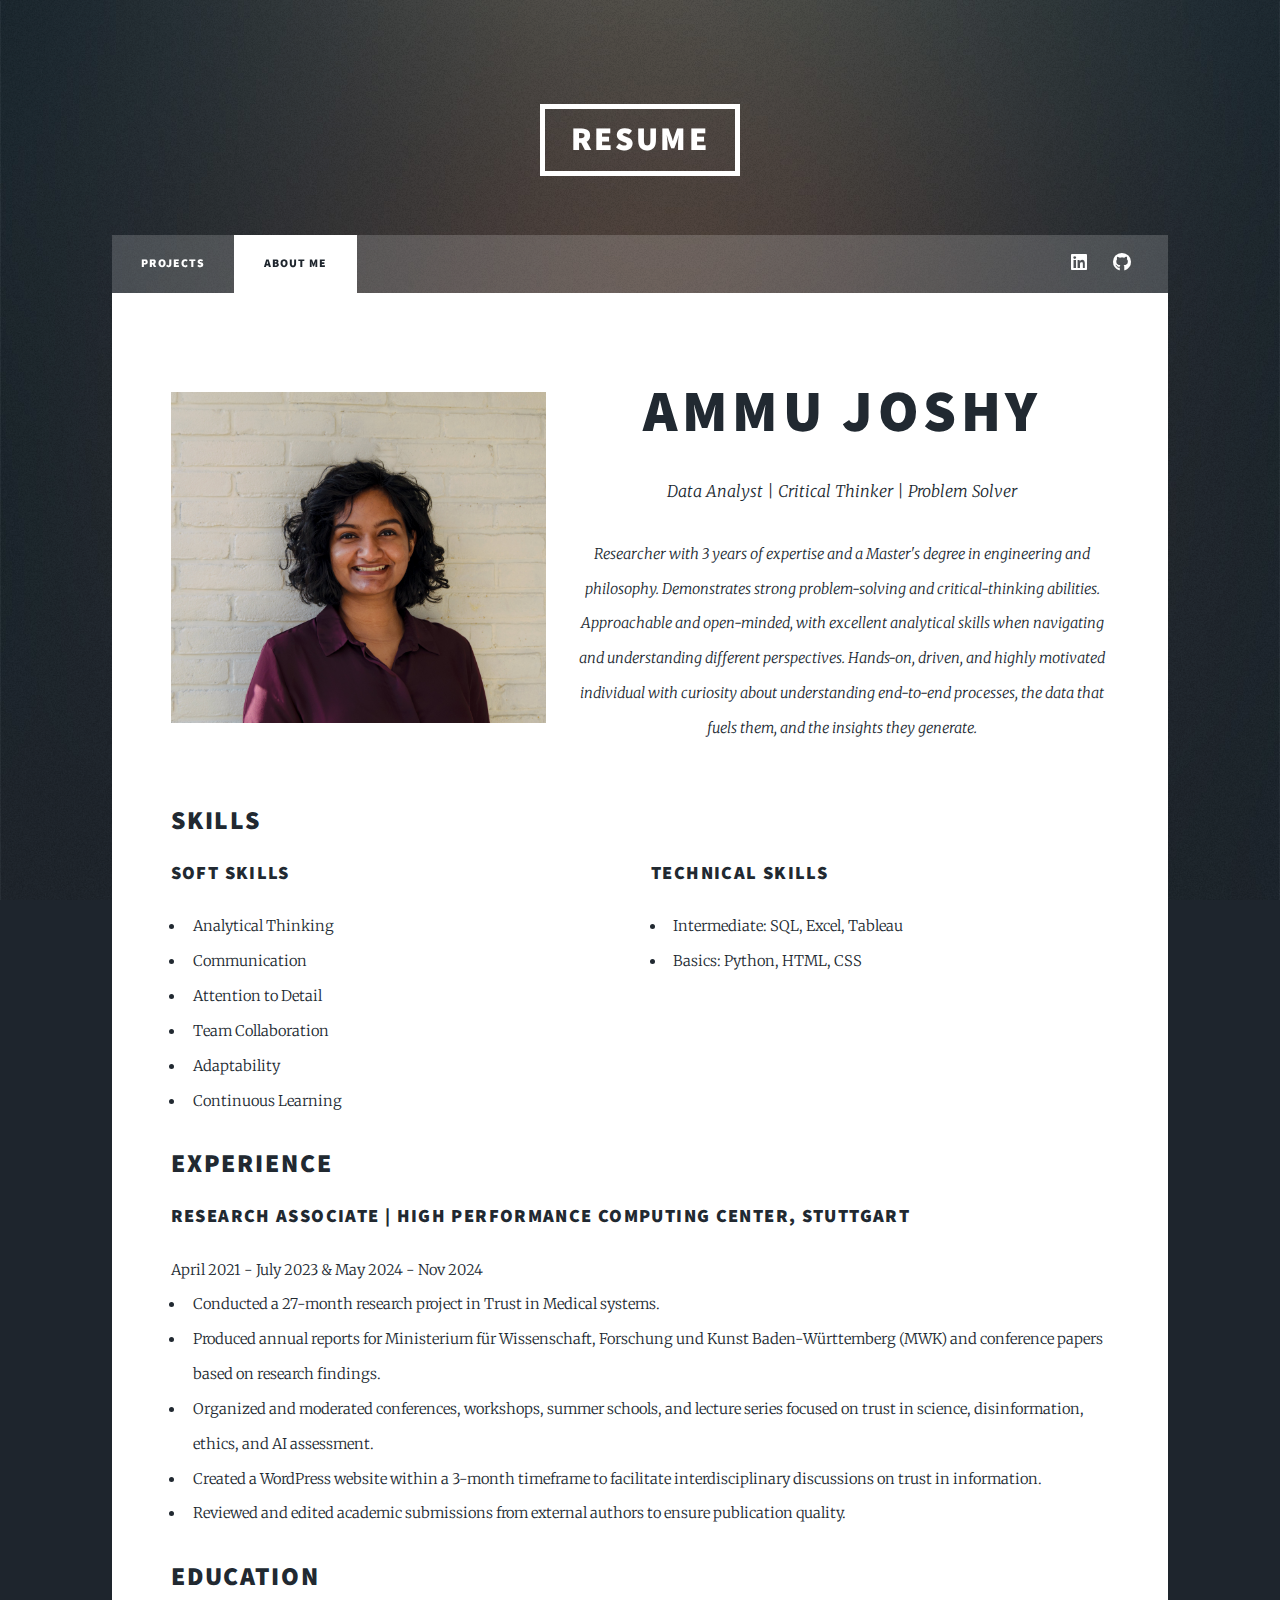
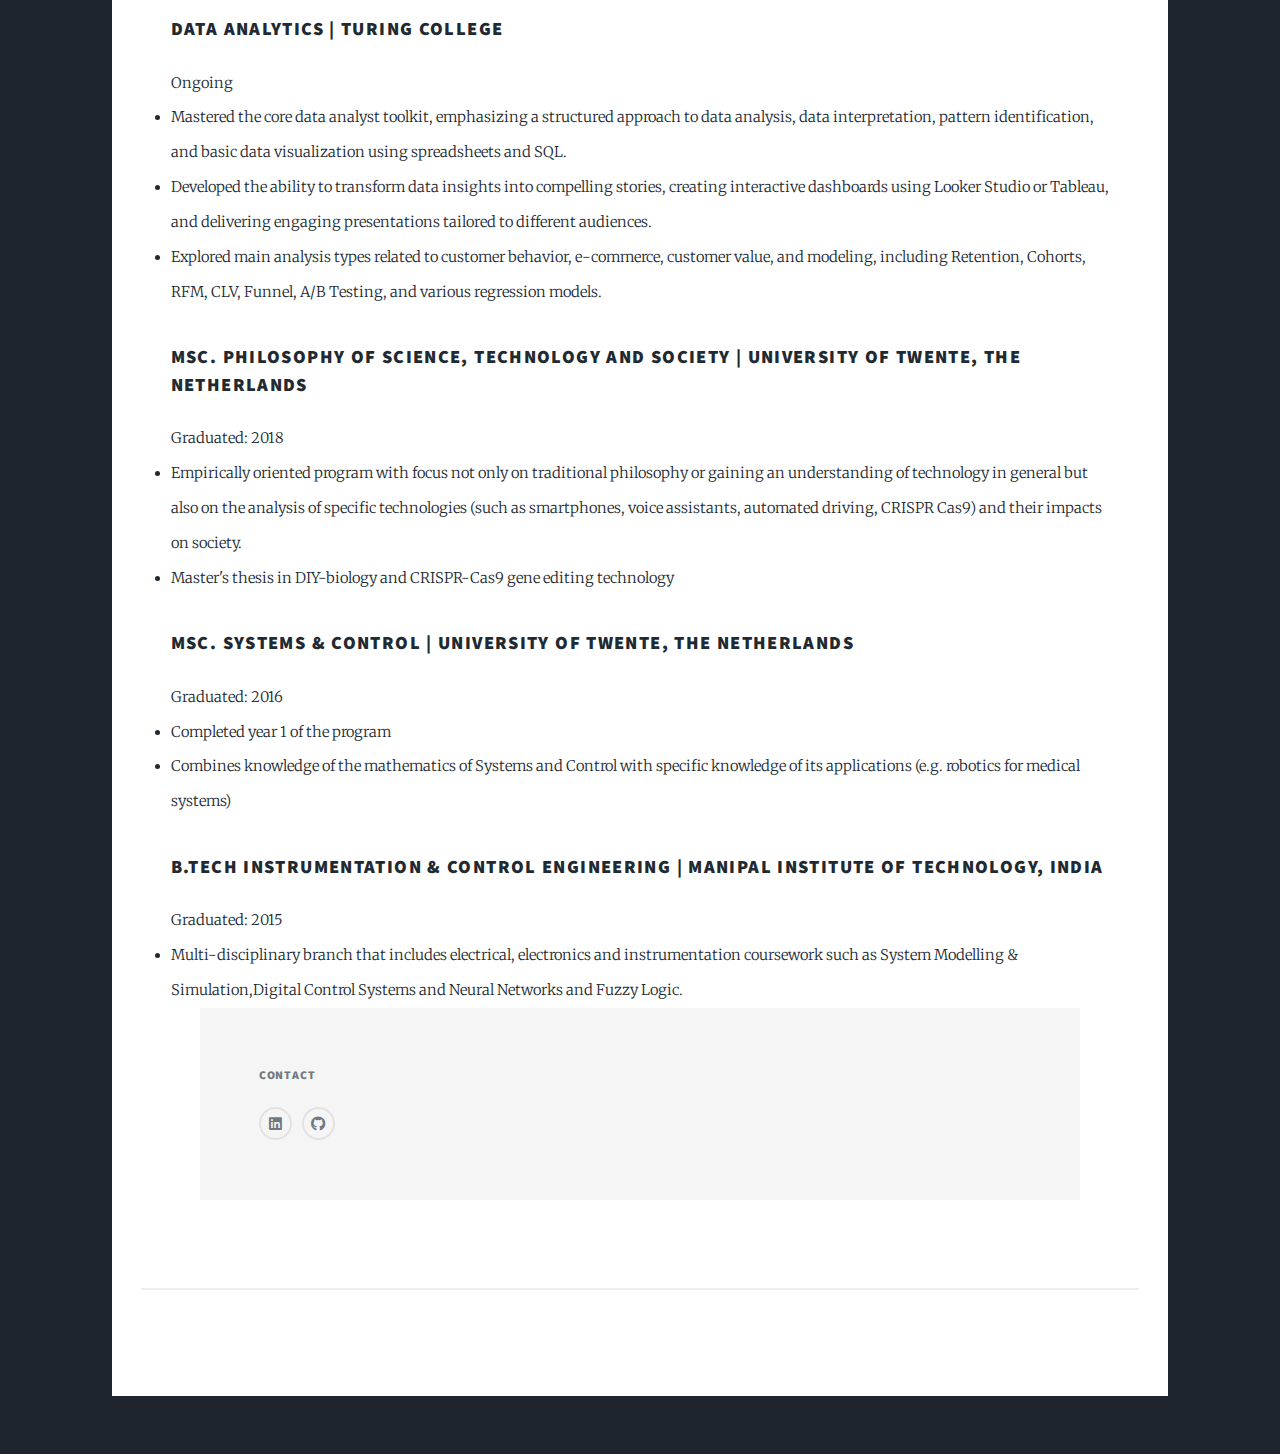
<file: generic.html>
<!DOCTYPE HTML>
<!--
	Massively by HTML5 UP
	html5up.net | @ajlkn
	Free for personal and commercial use under the CCA 3.0 license (html5up.net/license)
-->
<html>
	<head>
		<title>About me</title>
		<meta charset="utf-8" />
		<meta name="viewport" content="width=device-width, initial-scale=1, user-scalable=no" />
		<link rel="stylesheet" href="assets/css/main.css" />
		<noscript><link rel="stylesheet" href="assets/css/noscript.css" /></noscript>
	</head>
	<body class="is-preload">

		<!-- Wrapper -->
			<div id="wrapper">

				<!-- Header -->
					<header id="header">
						<a href="generic.html" class="logo">Resume</a>
					</header>

				<!-- Nav -->
					<nav id="nav">
						<ul class="links">
							<li><a href="index.html">Projects</a></li>
							<li class="active"><a href="generic.html">About me</a></li>
							
						</ul>
						<ul class="icons">
							<li><a href="https://www.linkedin.com/in/ammu-joshy-01/" class="icon brands alt fa-linkedin"><span class="label">LinkedIn</span></a></li>
							<li><a href="https://github.com/ammu993" class="icon brands alt fa-github"><span class="label">GitHub</span></a></li>
						</ul>
					</nav>
					<div id="main">
						<!-- Resume Section -->
						<section class="resume">
							<header class="major">
								<p><span class="image left"><img src="images/Photo-AJ.jpg" alt="" /></span>
									<h1>Ammu Joshy</h1>
									<p>Data Analyst | Critical Thinker | Problem Solver </p>
									<p>Researcher with 3 years of expertise and a Master's degree in engineering and philosophy. Demonstrates strong problem-solving and critical-thinking abilities. Approachable and open-minded, with excellent analytical skills when navigating and understanding different perspectives. Hands-on, driven, and highly motivated individual with curiosity about understanding end-to-end processes, the data that fuels them, and the insights they generate.</p>
								
							</header>
					<!-- Lists -->
					<h2>Skills</h2>
					<div class="row">
						<div class="col-6 col-12-small">

							<h3>Soft Skills</h3>
							<ul>
								<li>Analytical Thinking</li>
								<li>Communication</li>
								<li>Attention to Detail</li>
								<li>Team Collaboration</li>
								<li>Adaptability</li>
								<li>Continuous Learning</li>
							</ul>

						</div>
						<div class="col-6 col-12-small">

							<h3>Technical Skills</h3>
							<ul>
								<li>Intermediate: SQL, Excel, Tableau</li>
								<li>Basics: Python, HTML, CSS</li>
							
							</ul>
						</div>
					</div>

							<h2>Experience</h2>
							<h3>Research Associate | High Performance Computing Center, Stuttgart</h3>
							<span class="date">April 2021 - July 2023 & May 2024 - Nov 2024</span>
							<ul>
								<li>Conducted a 27-month research project in Trust in Medical systems.</li>
								<li>Produced annual reports for Ministerium für Wissenschaft, Forschung und Kunst Baden-Württemberg (MWK) and conference papers based on research findings.</li>
								<li>Organized and moderated conferences, workshops, summer schools, and lecture series focused on trust in science, disinformation, ethics, and AI assessment.</li>
								<li>Created a WordPress website within a 3-month timeframe to facilitate interdisciplinary discussions on trust in information.</li>
								<li>Reviewed and edited academic submissions from external authors to ensure publication quality.</li>
							</ul>
							<!-- Add more experience sections as needed -->
					
							<!-- Education Section -->
<section class="education">
    <h2>Education</h2>
    
    <!-- Data Analytics at Turing College -->
    <div class="institution">
        <h3>Data Analytics | Turing College</h3>
        <span class="date">Ongoing</span>
        <li>Mastered the core data analyst toolkit, emphasizing a structured approach to data analysis, data interpretation, pattern identification, and basic data visualization using spreadsheets and SQL.</li>
		<li>Developed the ability to transform data insights into compelling stories, creating interactive dashboards using Looker Studio or Tableau, and delivering engaging presentations tailored to different audiences.</li>
		<li>Explored main analysis types related to customer behavior, e-commerce, customer value, and modeling, including Retention, Cohorts, RFM, CLV, Funnel, A/B Testing, and various regression models.</li>
    
	</div><br>

    <!-- MSc. Philosophy of Science, Technology and Society at University of Twente -->
    <div class="institution">
        <h3>MSc. Philosophy of Science, Technology and Society | University of Twente, The Netherlands</h3>
        <span class="date">Graduated: 2018</span>
        <li>Empirically oriented program with focus not only on traditional philosophy or gaining an understanding of technology in general but also on the analysis of specific technologies (such as smartphones, voice assistants, automated driving, CRISPR Cas9) and their impacts on society.</li>
		<li>Master's thesis in DIY-biology and CRISPR-Cas9 gene editing technology</li>
		</div><br>

    <!-- MSc. Systems & Control at University of Twente -->
    <div class="institution">
        <h3>MSc. Systems & Control | University of Twente, The Netherlands</h3>
        <span class="date">Graduated: 2016</span>
        <li>Completed year 1 of the program</li>
		<li>Combines knowledge of the mathematics of Systems and Control with specific knowledge of its applications (e.g. robotics for medical systems)</li>
    </div><br>

    <!-- B.Tech Intrumentation & Control Engineering at Manipal Institute of Technology -->
    <div class="institution">
        <h3>B.Tech Instrumentation & Control Engineering | Manipal Institute of Technology, India</h3>
        <span class="date">Graduated: 2015</span>
        <li>Multi-disciplinary branch that includes electrical, electronics and instrumentation coursework such as System Modelling & Simulation,Digital Control Systems and Neural Networks and Fuzzy Logic.</li>
    </div>

    <!-- Add more institutions as needed -->
</section>


							<!-- Add more education sections as needed -->
					
						
				<!-- Footer -->
					<footer id="footer">
										
							<section>
								<h3>Contact</h3>
								<ul class="icons alt">
									<li><a href="https://www.linkedin.com/in/ammu-joshy-01/" class="icon brands alt fa-linkedin"><span class="label">LinkedIn</span></a></li>
									<li><a href="https://github.com/ammu993" class="icon brands alt fa-github"><span class="label">GitHub</span></a></li>
								</ul>
							</section>
						</section>
					</footer>

				<!-- Copyright -->
				<div id="copyright">
					<ul>
						<li>&copy; 2024 Ammu Joshy</li>
						<li>Designed using the <a href="https://html5up.net">HTML5 UP</a> template</li>
					</ul>
				</div>

			</div>

		<!-- Scripts -->
			<script src="assets/js/jquery.min.js"></script>
			<script src="assets/js/jquery.scrollex.min.js"></script>
			<script src="assets/js/jquery.scrolly.min.js"></script>
			<script src="assets/js/browser.min.js"></script>
			<script src="assets/js/breakpoints.min.js"></script>
			<script src="assets/js/util.js"></script>
			<script src="assets/js/main.js"></script>

	</body>
</html>
</file>
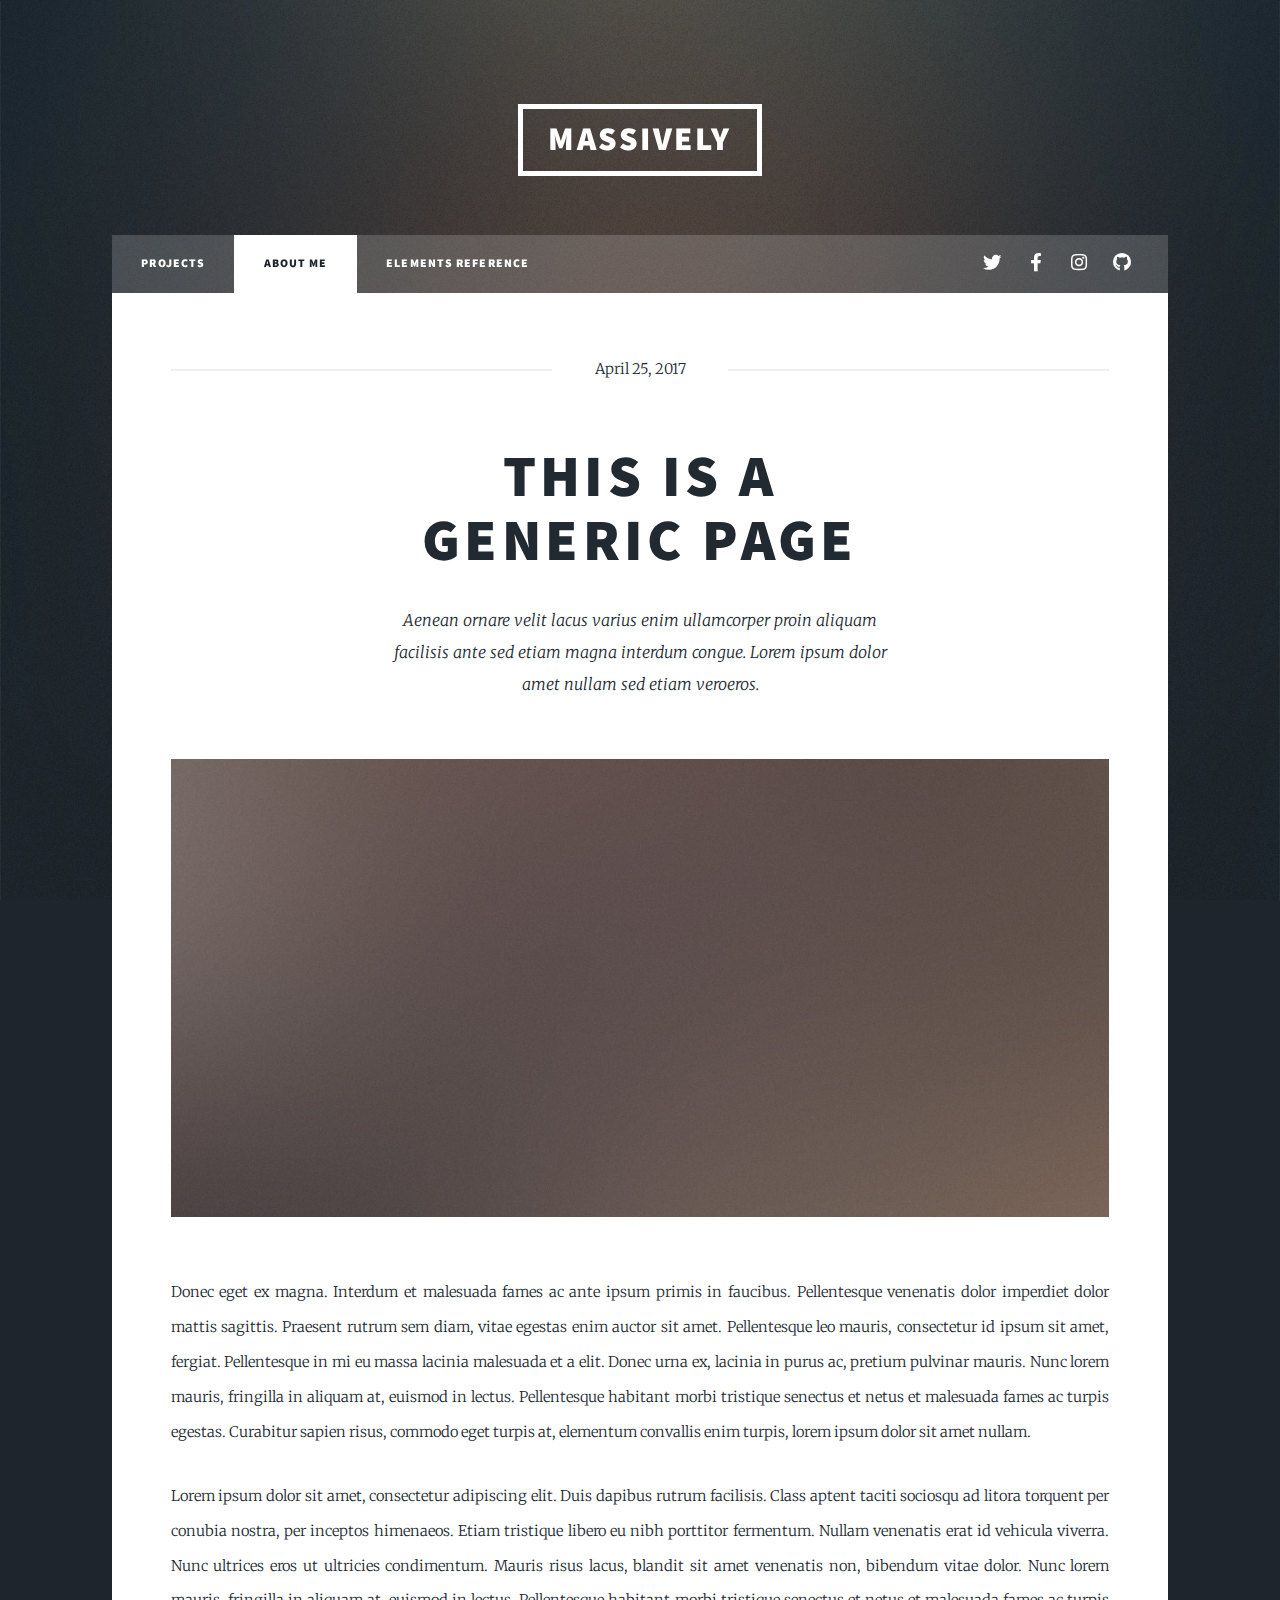
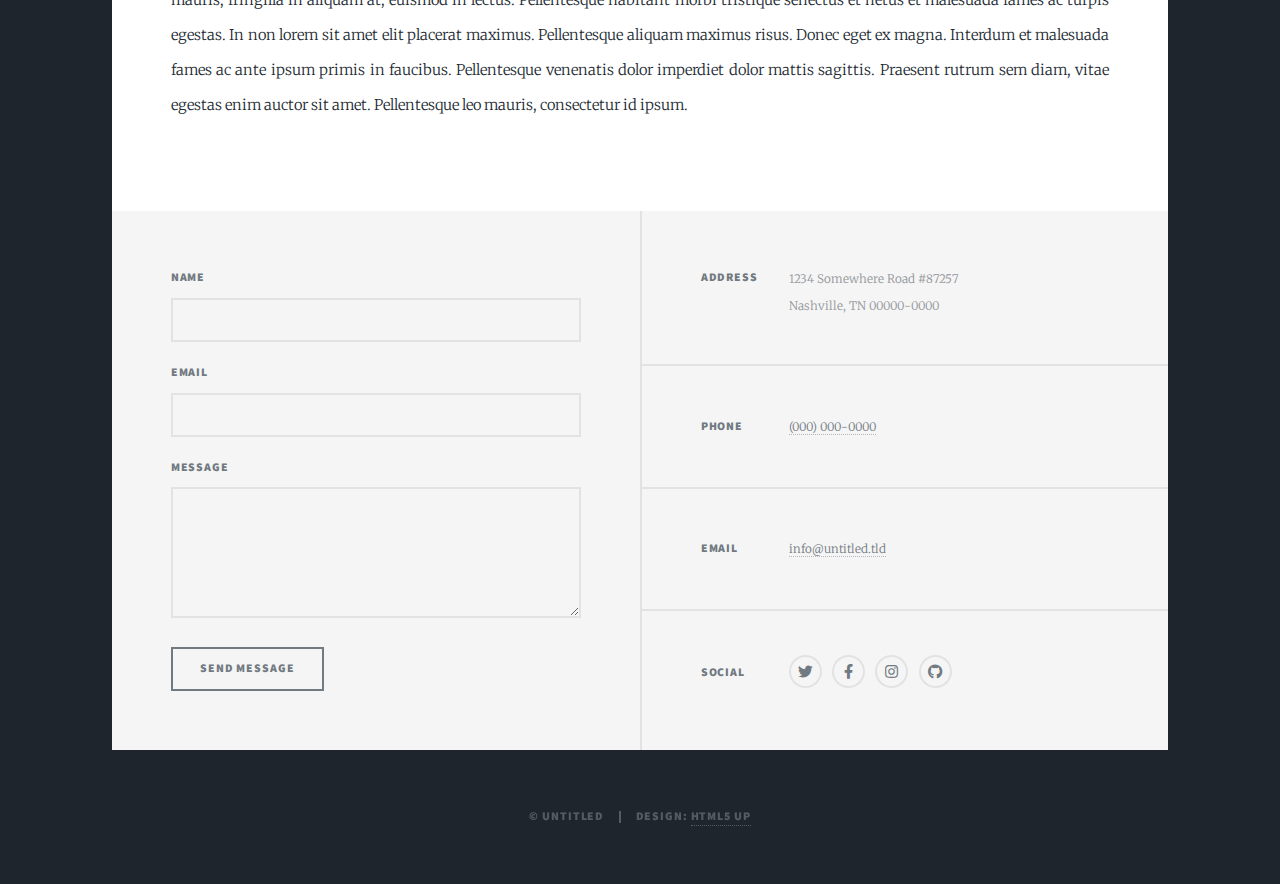
<file: page.html>
<!DOCTYPE HTML>
<!--
	Massively by HTML5 UP
	html5up.net | @ajlkn
	Free for personal and commercial use under the CCA 3.0 license (html5up.net/license)
-->
<html>
	<head>
		<title>About me</title>
		<meta charset="utf-8" />
		<meta name="viewport" content="width=device-width, initial-scale=1, user-scalable=no" />
		<link rel="stylesheet" href="assets/css/main.css" />
		<noscript><link rel="stylesheet" href="assets/css/noscript.css" /></noscript>
	</head>
	<body class="is-preload">

		<!-- Wrapper -->
			<div id="wrapper">

				<!-- Header -->
					<header id="header">
						<a href="index.html" class="logo">Massively</a>
					</header>

				<!-- Nav -->
					<nav id="nav">
						<ul class="links">
							<li><a href="index.html">Projects</a></li>
							<li class="active"><a href="generic.html">About me</a></li>
							<li><a href="elements.html">Elements Reference</a></li>
						</ul>
						<ul class="icons">
							<li><a href="#" class="icon brands fa-twitter"><span class="label">Twitter</span></a></li>
							<li><a href="#" class="icon brands fa-facebook-f"><span class="label">Facebook</span></a></li>
							<li><a href="#" class="icon brands fa-instagram"><span class="label">Instagram</span></a></li>
							<li><a href="#" class="icon brands fa-github"><span class="label">GitHub</span></a></li>
						</ul>
					</nav>

				<!-- Main -->
					<div id="main">

						<!-- Post -->
							<section class="post">
								<header class="major">
									<span class="date">April 25, 2017</span>
									<h1>This is a<br />
									Generic Page</h1>
									<p>Aenean ornare velit lacus varius enim ullamcorper proin aliquam<br />
									facilisis ante sed etiam magna interdum congue. Lorem ipsum dolor<br />
									amet nullam sed etiam veroeros.</p>
								</header>
								<div class="image main"><img src="images/pic01.jpg" alt="" /></div>
								<p>Donec eget ex magna. Interdum et malesuada fames ac ante ipsum primis in faucibus. Pellentesque venenatis dolor imperdiet dolor mattis sagittis. Praesent rutrum sem diam, vitae egestas enim auctor sit amet. Pellentesque leo mauris, consectetur id ipsum sit amet, fergiat. Pellentesque in mi eu massa lacinia malesuada et a elit. Donec urna ex, lacinia in purus ac, pretium pulvinar mauris. Nunc lorem mauris, fringilla in aliquam at, euismod in lectus. Pellentesque habitant morbi tristique senectus et netus et malesuada fames ac turpis egestas. Curabitur sapien risus, commodo eget turpis at, elementum convallis enim turpis, lorem ipsum dolor sit amet nullam.</p>
								<p>Lorem ipsum dolor sit amet, consectetur adipiscing elit. Duis dapibus rutrum facilisis. Class aptent taciti sociosqu ad litora torquent per conubia nostra, per inceptos himenaeos. Etiam tristique libero eu nibh porttitor fermentum. Nullam venenatis erat id vehicula viverra. Nunc ultrices eros ut ultricies condimentum. Mauris risus lacus, blandit sit amet venenatis non, bibendum vitae dolor. Nunc lorem mauris, fringilla in aliquam at, euismod in lectus. Pellentesque habitant morbi tristique senectus et netus et malesuada fames ac turpis egestas. In non lorem sit amet elit placerat maximus. Pellentesque aliquam maximus risus. Donec eget ex magna. Interdum et malesuada fames ac ante ipsum primis in faucibus. Pellentesque venenatis dolor imperdiet dolor mattis sagittis. Praesent rutrum sem diam, vitae egestas enim auctor sit amet. Pellentesque leo mauris, consectetur id ipsum.</p>
							</section>

					</div>

				<!-- Footer -->
					<footer id="footer">
						<section>
							<form method="post" action="#">
								<div class="fields">
									<div class="field">
										<label for="name">Name</label>
										<input type="text" name="name" id="name" />
									</div>
									<div class="field">
										<label for="email">Email</label>
										<input type="text" name="email" id="email" />
									</div>
									<div class="field">
										<label for="message">Message</label>
										<textarea name="message" id="message" rows="3"></textarea>
									</div>
								</div>
								<ul class="actions">
									<li><input type="submit" value="Send Message" /></li>
								</ul>
							</form>
						</section>
						<section class="split contact">
							<section class="alt">
								<h3>Address</h3>
								<p>1234 Somewhere Road #87257<br />
								Nashville, TN 00000-0000</p>
							</section>
							<section>
								<h3>Phone</h3>
								<p><a href="#">(000) 000-0000</a></p>
							</section>
							<section>
								<h3>Email</h3>
								<p><a href="#">info@untitled.tld</a></p>
							</section>
							<section>
								<h3>Social</h3>
								<ul class="icons alt">
									<li><a href="#" class="icon brands alt fa-twitter"><span class="label">Twitter</span></a></li>
									<li><a href="#" class="icon brands alt fa-facebook-f"><span class="label">Facebook</span></a></li>
									<li><a href="#" class="icon brands alt fa-instagram"><span class="label">Instagram</span></a></li>
									<li><a href="#" class="icon brands alt fa-github"><span class="label">GitHub</span></a></li>
								</ul>
							</section>
						</section>
					</footer>

				<!-- Copyright -->
					<div id="copyright">
						<ul><li>&copy; Untitled</li><li>Design: <a href="https://html5up.net">HTML5 UP</a></li></ul>
					</div>

			</div>

		<!-- Scripts -->
			<script src="assets/js/jquery.min.js"></script>
			<script src="assets/js/jquery.scrollex.min.js"></script>
			<script src="assets/js/jquery.scrolly.min.js"></script>
			<script src="assets/js/browser.min.js"></script>
			<script src="assets/js/breakpoints.min.js"></script>
			<script src="assets/js/util.js"></script>
			<script src="assets/js/main.js"></script>

	</body>
</html>
</file>
<file: assets/css/main.css>
@import url(fontawesome-all.min.css);
@import url("https://fonts.googleapis.com/css?family=Merriweather:300,700,300italic,700italic|Source+Sans+Pro:900");

/*
	Massively by HTML5 UP
	html5up.net | @ajlkn
	Free for personal and commercial use under the CCA 3.0 license (html5up.net/license)
*/

html, body, div, span, applet, object,
iframe, h1, h2, h3, h4, h5, h6, p, blockquote,
pre, a, abbr, acronym, address, big, cite,
code, del, dfn, em, img, ins, kbd, q, s, samp,
small, strike, strong, sub, sup, tt, var, b,
u, i, center, dl, dt, dd, ol, ul, li, fieldset,
form, label, legend, table, caption, tbody,
tfoot, thead, tr, th, td, article, aside,
canvas, details, embed, figure, figcaption,
footer, header, hgroup, menu, nav, output, ruby,
section, summary, time, mark, audio, video {
	margin: 0;
	padding: 0;
	border: 0;
	font-size: 100%;
	font: inherit;
	vertical-align: baseline;}

article, aside, details, figcaption, figure,
footer, header, hgroup, menu, nav, section {
	display: block;}

body {
	line-height: 1;
}

ol, ul {
	list-style: none;
}

blockquote, q {
	quotes: none;
}

	blockquote:before, blockquote:after, q:before, q:after {
		content: '';
		content: none;
	}

table {
	border-collapse: collapse;
	border-spacing: 0;
}

body {
	-webkit-text-size-adjust: none;
}

mark {
	background-color: transparent;
	color: inherit;
}

input::-moz-focus-inner {
	border: 0;
	padding: 0;
}

input, select, textarea {
	-moz-appearance: none;
	-webkit-appearance: none;
	-ms-appearance: none;
	appearance: none;
}

/* Basic */

	@-ms-viewport {
		width: device-width;
	}

	body {
		-ms-overflow-style: scrollbar;
	}

	@media screen and (max-width: 480px) {

		html, body {
			min-width: 320px;
		}

	}

	html {
		box-sizing: border-box;
	}

	*, *:before, *:after {
		box-sizing: inherit;
	}

	body {
		background-color: #1e252d;
	}

		body.is-preload *, body.is-preload *:before, body.is-preload *:after {
			-moz-animation: none !important;
			-webkit-animation: none !important;
			-ms-animation: none !important;
			animation: none !important;
			-moz-transition: none !important;
			-webkit-transition: none !important;
			-ms-transition: none !important;
			transition: none !important;
		}

/* Type */

	html {
		font-size: 16pt;
	}

		@media screen and (max-width: 1680px) {

			html {
				font-size: 12pt;
			}

		}

		@media screen and (max-width: 1280px) {

			html {
				font-size: 11pt;
			}

		}

		@media screen and (max-width: 360px) {

			html {
				font-size: 10pt;
			}

		}

	body {
		color: #212931;
	}

	body, input, select, textarea {
		font-family: "Merriweather", Georgia, serif;
		font-weight: 300;
		font-size: 1rem;
		line-height: 2.375;
	}

	a {
		-moz-transition: color 0.2s ease-in-out, background-color 0.2s ease-in-out, border-color 0.2s ease-in-out, box-shadow 0.2s ease-in-out;
		-webkit-transition: color 0.2s ease-in-out, background-color 0.2s ease-in-out, border-color 0.2s ease-in-out, box-shadow 0.2s ease-in-out;
		-ms-transition: color 0.2s ease-in-out, background-color 0.2s ease-in-out, border-color 0.2s ease-in-out, box-shadow 0.2s ease-in-out;
		transition: color 0.2s ease-in-out, background-color 0.2s ease-in-out, border-color 0.2s ease-in-out, box-shadow 0.2s ease-in-out;
		border-bottom: dotted 1px;
		text-decoration: none;
	}

		a:hover {
			border-bottom-color: transparent;
		}

	strong, b {
		font-weight: 600;
	}

	em, i {
		font-style: italic;
	}

	p {
		text-align: justify;
		margin: 0 0 2rem 0;
	}

	h1, h2, h3, h4, h5, h6 {
		font-family: "Source Sans Pro", Helvetica, sans-serif;
		font-weight: 900;
		line-height: 1.5;
		letter-spacing: 0.075em;
		text-transform: uppercase;
		margin: 0 0 1rem 0;
	}

		h1 a, h2 a, h3 a, h4 a, h5 a, h6 a {
			border-bottom: 0;
			color: inherit;
			text-decoration: none;
		}

	h1 {
		font-size: 4rem;
		line-height: 1.1;
		margin: 0 0 2rem 0;
	}

	h2 {
		font-size: 1.75rem;
		line-height: 1.3;
		margin: 0 0 1.5rem 0;
	}

	h3 {
		font-size: 1.25rem;
		margin: 0 0 1.5rem 0;
	}

	h4 {
		font-size: 1rem;
	}

	h5 {
		font-size: 0.9rem;
	}

	h6 {
		font-size: 0.8rem;
	}

	sub {
		font-size: 0.8rem;
		position: relative;
		top: 0.5rem;
	}

	sup {
		font-size: 0.8rem;
		position: relative;
		top: -0.5rem;
	}

	blockquote {
		border-left: solid 4px;
		font-style: italic;
		margin: 0 0 2rem 0;
		padding: 0.5rem 0 0.5rem 2rem;
	}

	code {
		border: solid 2px;
		font-family: "Courier New", monospace;
		font-size: 0.9rem;
		margin: 0 0.25rem;
		padding: 0.25rem 0.65rem;
	}

	pre {
		-webkit-overflow-scrolling: touch;
		font-family: "Courier New", monospace;
		font-size: 0.9rem;
		margin: 0 0 2rem 0;
	}

		pre code {
			display: block;
			line-height: 1.75;
			padding: 1rem 1.5rem;
			overflow-x: auto;
		}

	hr {
		border: 0;
		border-bottom: solid 2px;
		margin: 3rem 0;
	}

		hr.major {
			margin: 5rem 0;
		}

	.align-left {
		text-align: left;
	}

	.align-center {
		text-align: center;
	}

	.align-right {
		text-align: right;
	}

	input, select, textarea {
		color: #212931;
	}

	a {
		color: #212931;
		border-bottom-color: rgba(33, 41, 49, 0.5);
	}

		a:hover {
			border-bottom-color: transparent;
			color: #532c27!important;
		}

	strong, b {
		color: #212931;
	}

	h1, h2, h3, h4, h5, h6 {
		color: #212931;
	}

	blockquote {
		border-left-color: #eeeeee;
	}

	code {
		background: rgba(220, 220, 220, 0.25);
		border-color: #eeeeee;
	}

	hr {
		border-bottom-color: #eeeeee;
	}

/* Row */

	.row {
		display: flex;
		flex-wrap: wrap;
		box-sizing: border-box;
		align-items: stretch;
	}

		.row > * {
			box-sizing: border-box;
		}

		.row.gtr-uniform > * > :last-child {
			margin-bottom: 0;
		}

		.row.aln-left {
			justify-content: flex-start;
		}

		.row.aln-center {
			justify-content: center;
		}

		.row.aln-right {
			justify-content: flex-end;
		}

		.row.aln-top {
			align-items: flex-start;
		}

		.row.aln-middle {
			align-items: center;
		}

		.row.aln-bottom {
			align-items: flex-end;
		}

		.row > .imp {
			order: -1;
		}

		.row > .col-1 {
			width: 8.33333%;
		}

		.row > .off-1 {
			margin-left: 8.33333%;
		}

		.row > .col-2 {
			width: 16.66667%;
		}

		.row > .off-2 {
			margin-left: 16.66667%;
		}

		.row > .col-3 {
			width: 25%;
		}

		.row > .off-3 {
			margin-left: 25%;
		}

		.row > .col-4 {
			width: 33.33333%;
		}

		.row > .off-4 {
			margin-left: 33.33333%;
		}

		.row > .col-5 {
			width: 41.66667%;
		}

		.row > .off-5 {
			margin-left: 41.66667%;
		}

		.row > .col-6 {
			width: 50%;
		}

		.row > .off-6 {
			margin-left: 50%;
		}

		.row > .col-7 {
			width: 58.33333%;
		}

		.row > .off-7 {
			margin-left: 58.33333%;
		}

		.row > .col-8 {
			width: 66.66667%;
		}

		.row > .off-8 {
			margin-left: 66.66667%;
		}

		.row > .col-9 {
			width: 75%;
		}

		.row > .off-9 {
			margin-left: 75%;
		}

		.row > .col-10 {
			width: 83.33333%;
		}

		.row > .off-10 {
			margin-left: 83.33333%;
		}

		.row > .col-11 {
			width: 91.66667%;
		}

		.row > .off-11 {
			margin-left: 91.66667%;
		}

		.row > .col-12 {
			width: 100%;
		}

		.row > .off-12 {
			margin-left: 100%;
		}

		.row.gtr-0 {
			margin-top: 0;
			margin-left: 0rem;
		}

			.row.gtr-0 > * {
				padding: 0 0 0 0rem;
			}

			.row.gtr-0.gtr-uniform {
				margin-top: 0rem;
			}

				.row.gtr-0.gtr-uniform > * {
					padding-top: 0rem;
				}

		.row.gtr-25 {
			margin-top: 0;
			margin-left: -0.375rem;
		}

			.row.gtr-25 > * {
				padding: 0 0 0 0.375rem;
			}

			.row.gtr-25.gtr-uniform {
				margin-top: -0.375rem;
			}

				.row.gtr-25.gtr-uniform > * {
					padding-top: 0.375rem;
				}

		.row.gtr-50 {
			margin-top: 0;
			margin-left: -0.75rem;
		}

			.row.gtr-50 > * {
				padding: 0 0 0 0.75rem;
			}

			.row.gtr-50.gtr-uniform {
				margin-top: -0.75rem;
			}

				.row.gtr-50.gtr-uniform > * {
					padding-top: 0.75rem;
				}

		.row {
			margin-top: 0;
			margin-left: -1.5rem;
		}

			.row > * {
				padding: 0 0 0 1.5rem;
			}

			.row.gtr-uniform {
				margin-top: -1.5rem;
			}

				.row.gtr-uniform > * {
					padding-top: 1.5rem;
				}

		.row.gtr-150 {
			margin-top: 0;
			margin-left: -2.25rem;
		}

			.row.gtr-150 > * {
				padding: 0 0 0 2.25rem;
			}

			.row.gtr-150.gtr-uniform {
				margin-top: -2.25rem;
			}

				.row.gtr-150.gtr-uniform > * {
					padding-top: 2.25rem;
				}

		.row.gtr-200 {
			margin-top: 0;
			margin-left: -3rem;
		}

			.row.gtr-200 > * {
				padding: 0 0 0 3rem;
			}

			.row.gtr-200.gtr-uniform {
				margin-top: -3rem;
			}

				.row.gtr-200.gtr-uniform > * {
					padding-top: 3rem;
				}

		@media screen and (max-width: 1680px) {

			.row {
				display: flex;
				flex-wrap: wrap;
				box-sizing: border-box;
				align-items: stretch;
			}

				.row > * {
					box-sizing: border-box;
				}

				.row.gtr-uniform > * > :last-child {
					margin-bottom: 0;
				}

				.row.aln-left {
					justify-content: flex-start;
				}

				.row.aln-center {
					justify-content: center;
				}

				.row.aln-right {
					justify-content: flex-end;
				}

				.row.aln-top {
					align-items: flex-start;
				}

				.row.aln-middle {
					align-items: center;
				}

				.row.aln-bottom {
					align-items: flex-end;
				}

				.row > .imp-xlarge {
					order: -1;
				}

				.row > .col-1-xlarge {
					width: 8.33333%;
				}

				.row > .off-1-xlarge {
					margin-left: 8.33333%;
				}

				.row > .col-2-xlarge {
					width: 16.66667%;
				}

				.row > .off-2-xlarge {
					margin-left: 16.66667%;
				}

				.row > .col-3-xlarge {
					width: 25%;
				}

				.row > .off-3-xlarge {
					margin-left: 25%;
				}

				.row > .col-4-xlarge {
					width: 33.33333%;
				}

				.row > .off-4-xlarge {
					margin-left: 33.33333%;
				}

				.row > .col-5-xlarge {
					width: 41.66667%;
				}

				.row > .off-5-xlarge {
					margin-left: 41.66667%;
				}

				.row > .col-6-xlarge {
					width: 50%;
				}

				.row > .off-6-xlarge {
					margin-left: 50%;
				}

				.row > .col-7-xlarge {
					width: 58.33333%;
				}

				.row > .off-7-xlarge {
					margin-left: 58.33333%;
				}

				.row > .col-8-xlarge {
					width: 66.66667%;
				}

				.row > .off-8-xlarge {
					margin-left: 66.66667%;
				}

				.row > .col-9-xlarge {
					width: 75%;
				}

				.row > .off-9-xlarge {
					margin-left: 75%;
				}

				.row > .col-10-xlarge {
					width: 83.33333%;
				}

				.row > .off-10-xlarge {
					margin-left: 83.33333%;
				}

				.row > .col-11-xlarge {
					width: 91.66667%;
				}

				.row > .off-11-xlarge {
					margin-left: 91.66667%;
				}

				.row > .col-12-xlarge {
					width: 100%;
				}

				.row > .off-12-xlarge {
					margin-left: 100%;
				}

				.row.gtr-0 {
					margin-top: 0;
					margin-left: 0rem;
				}

					.row.gtr-0 > * {
						padding: 0 0 0 0rem;
					}

					.row.gtr-0.gtr-uniform {
						margin-top: 0rem;
					}

						.row.gtr-0.gtr-uniform > * {
							padding-top: 0rem;
						}

				.row.gtr-25 {
					margin-top: 0;
					margin-left: -0.375rem;
				}

					.row.gtr-25 > * {
						padding: 0 0 0 0.375rem;
					}

					.row.gtr-25.gtr-uniform {
						margin-top: -0.375rem;
					}

						.row.gtr-25.gtr-uniform > * {
							padding-top: 0.375rem;
						}

				.row.gtr-50 {
					margin-top: 0;
					margin-left: -0.75rem;
				}

					.row.gtr-50 > * {
						padding: 0 0 0 0.75rem;
					}

					.row.gtr-50.gtr-uniform {
						margin-top: -0.75rem;
					}

						.row.gtr-50.gtr-uniform > * {
							padding-top: 0.75rem;
						}

				.row {
					margin-top: 0;
					margin-left: -1.5rem;
				}

					.row > * {
						padding: 0 0 0 1.5rem;
					}

					.row.gtr-uniform {
						margin-top: -1.5rem;
					}

						.row.gtr-uniform > * {
							padding-top: 1.5rem;
						}

				.row.gtr-150 {
					margin-top: 0;
					margin-left: -2.25rem;
				}

					.row.gtr-150 > * {
						padding: 0 0 0 2.25rem;
					}

					.row.gtr-150.gtr-uniform {
						margin-top: -2.25rem;
					}

						.row.gtr-150.gtr-uniform > * {
							padding-top: 2.25rem;
						}

				.row.gtr-200 {
					margin-top: 0;
					margin-left: -3rem;
				}

					.row.gtr-200 > * {
						padding: 0 0 0 3rem;
					}

					.row.gtr-200.gtr-uniform {
						margin-top: -3rem;
					}

						.row.gtr-200.gtr-uniform > * {
							padding-top: 3rem;
						}

		}

		@media screen and (max-width: 1280px) {

			.row {
				display: flex;
				flex-wrap: wrap;
				box-sizing: border-box;
				align-items: stretch;
			}

				.row > * {
					box-sizing: border-box;
				}

				.row.gtr-uniform > * > :last-child {
					margin-bottom: 0;
				}

				.row.aln-left {
					justify-content: flex-start;
				}

				.row.aln-center {
					justify-content: center;
				}

				.row.aln-right {
					justify-content: flex-end;
				}

				.row.aln-top {
					align-items: flex-start;
				}

				.row.aln-middle {
					align-items: center;
				}

				.row.aln-bottom {
					align-items: flex-end;
				}

				.row > .imp-large {
					order: -1;
				}

				.row > .col-1-large {
					width: 8.33333%;
				}

				.row > .off-1-large {
					margin-left: 8.33333%;
				}

				.row > .col-2-large {
					width: 16.66667%;
				}

				.row > .off-2-large {
					margin-left: 16.66667%;
				}

				.row > .col-3-large {
					width: 25%;
				}

				.row > .off-3-large {
					margin-left: 25%;
				}

				.row > .col-4-large {
					width: 33.33333%;
				}

				.row > .off-4-large {
					margin-left: 33.33333%;
				}

				.row > .col-5-large {
					width: 41.66667%;
				}

				.row > .off-5-large {
					margin-left: 41.66667%;
				}

				.row > .col-6-large {
					width: 50%;
				}

				.row > .off-6-large {
					margin-left: 50%;
				}

				.row > .col-7-large {
					width: 58.33333%;
				}

				.row > .off-7-large {
					margin-left: 58.33333%;
				}

				.row > .col-8-large {
					width: 66.66667%;
				}

				.row > .off-8-large {
					margin-left: 66.66667%;
				}

				.row > .col-9-large {
					width: 75%;
				}

				.row > .off-9-large {
					margin-left: 75%;
				}

				.row > .col-10-large {
					width: 83.33333%;
				}

				.row > .off-10-large {
					margin-left: 83.33333%;
				}

				.row > .col-11-large {
					width: 91.66667%;
				}

				.row > .off-11-large {
					margin-left: 91.66667%;
				}

				.row > .col-12-large {
					width: 100%;
				}

				.row > .off-12-large {
					margin-left: 100%;
				}

				.row.gtr-0 {
					margin-top: 0;
					margin-left: 0rem;
				}

					.row.gtr-0 > * {
						padding: 0 0 0 0rem;
					}

					.row.gtr-0.gtr-uniform {
						margin-top: 0rem;
					}

						.row.gtr-0.gtr-uniform > * {
							padding-top: 0rem;
						}

				.row.gtr-25 {
					margin-top: 0;
					margin-left: -0.375rem;
				}

					.row.gtr-25 > * {
						padding: 0 0 0 0.375rem;
					}

					.row.gtr-25.gtr-uniform {
						margin-top: -0.375rem;
					}

						.row.gtr-25.gtr-uniform > * {
							padding-top: 0.375rem;
						}

				.row.gtr-50 {
					margin-top: 0;
					margin-left: -0.75rem;
				}

					.row.gtr-50 > * {
						padding: 0 0 0 0.75rem;
					}

					.row.gtr-50.gtr-uniform {
						margin-top: -0.75rem;
					}

						.row.gtr-50.gtr-uniform > * {
							padding-top: 0.75rem;
						}

				.row {
					margin-top: 0;
					margin-left: -1.5rem;
				}

					.row > * {
						padding: 0 0 0 1.5rem;
					}

					.row.gtr-uniform {
						margin-top: -1.5rem;
					}

						.row.gtr-uniform > * {
							padding-top: 1.5rem;
						}

				.row.gtr-150 {
					margin-top: 0;
					margin-left: -2.25rem;
				}

					.row.gtr-150 > * {
						padding: 0 0 0 2.25rem;
					}

					.row.gtr-150.gtr-uniform {
						margin-top: -2.25rem;
					}

						.row.gtr-150.gtr-uniform > * {
							padding-top: 2.25rem;
						}

				.row.gtr-200 {
					margin-top: 0;
					margin-left: -3rem;
				}

					.row.gtr-200 > * {
						padding: 0 0 0 3rem;
					}

					.row.gtr-200.gtr-uniform {
						margin-top: -3rem;
					}

						.row.gtr-200.gtr-uniform > * {
							padding-top: 3rem;
						}

		}

		@media screen and (max-width: 980px) {

			.row {
				display: flex;
				flex-wrap: wrap;
				box-sizing: border-box;
				align-items: stretch;
			}

				.row > * {
					box-sizing: border-box;
				}

				.row.gtr-uniform > * > :last-child {
					margin-bottom: 0;
				}

				.row.aln-left {
					justify-content: flex-start;
				}

				.row.aln-center {
					justify-content: center;
				}

				.row.aln-right {
					justify-content: flex-end;
				}

				.row.aln-top {
					align-items: flex-start;
				}

				.row.aln-middle {
					align-items: center;
				}

				.row.aln-bottom {
					align-items: flex-end;
				}

				.row > .imp-medium {
					order: -1;
				}

				.row > .col-1-medium {
					width: 8.33333%;
				}

				.row > .off-1-medium {
					margin-left: 8.33333%;
				}

				.row > .col-2-medium {
					width: 16.66667%;
				}

				.row > .off-2-medium {
					margin-left: 16.66667%;
				}

				.row > .col-3-medium {
					width: 25%;
				}

				.row > .off-3-medium {
					margin-left: 25%;
				}

				.row > .col-4-medium {
					width: 33.33333%;
				}

				.row > .off-4-medium {
					margin-left: 33.33333%;
				}

				.row > .col-5-medium {
					width: 41.66667%;
				}

				.row > .off-5-medium {
					margin-left: 41.66667%;
				}

				.row > .col-6-medium {
					width: 50%;
				}

				.row > .off-6-medium {
					margin-left: 50%;
				}

				.row > .col-7-medium {
					width: 58.33333%;
				}

				.row > .off-7-medium {
					margin-left: 58.33333%;
				}

				.row > .col-8-medium {
					width: 66.66667%;
				}

				.row > .off-8-medium {
					margin-left: 66.66667%;
				}

				.row > .col-9-medium {
					width: 75%;
				}

				.row > .off-9-medium {
					margin-left: 75%;
				}

				.row > .col-10-medium {
					width: 83.33333%;
				}

				.row > .off-10-medium {
					margin-left: 83.33333%;
				}

				.row > .col-11-medium {
					width: 91.66667%;
				}

				.row > .off-11-medium {
					margin-left: 91.66667%;
				}

				.row > .col-12-medium {
					width: 100%;
				}

				.row > .off-12-medium {
					margin-left: 100%;
				}

				.row.gtr-0 {
					margin-top: 0;
					margin-left: 0rem;
				}

					.row.gtr-0 > * {
						padding: 0 0 0 0rem;
					}

					.row.gtr-0.gtr-uniform {
						margin-top: 0rem;
					}

						.row.gtr-0.gtr-uniform > * {
							padding-top: 0rem;
						}

				.row.gtr-25 {
					margin-top: 0;
					margin-left: -0.375rem;
				}

					.row.gtr-25 > * {
						padding: 0 0 0 0.375rem;
					}

					.row.gtr-25.gtr-uniform {
						margin-top: -0.375rem;
					}

						.row.gtr-25.gtr-uniform > * {
							padding-top: 0.375rem;
						}

				.row.gtr-50 {
					margin-top: 0;
					margin-left: -0.75rem;
				}

					.row.gtr-50 > * {
						padding: 0 0 0 0.75rem;
					}

					.row.gtr-50.gtr-uniform {
						margin-top: -0.75rem;
					}

						.row.gtr-50.gtr-uniform > * {
							padding-top: 0.75rem;
						}

				.row {
					margin-top: 0;
					margin-left: -1.5rem;
				}

					.row > * {
						padding: 0 0 0 1.5rem;
					}

					.row.gtr-uniform {
						margin-top: -1.5rem;
					}

						.row.gtr-uniform > * {
							padding-top: 1.5rem;
						}

				.row.gtr-150 {
					margin-top: 0;
					margin-left: -2.25rem;
				}

					.row.gtr-150 > * {
						padding: 0 0 0 2.25rem;
					}

					.row.gtr-150.gtr-uniform {
						margin-top: -2.25rem;
					}

						.row.gtr-150.gtr-uniform > * {
							padding-top: 2.25rem;
						}

				.row.gtr-200 {
					margin-top: 0;
					margin-left: -3rem;
				}

					.row.gtr-200 > * {
						padding: 0 0 0 3rem;
					}

					.row.gtr-200.gtr-uniform {
						margin-top: -3rem;
					}

						.row.gtr-200.gtr-uniform > * {
							padding-top: 3rem;
						}

		}

		@media screen and (max-width: 736px) {

			.row {
				display: flex;
				flex-wrap: wrap;
				box-sizing: border-box;
				align-items: stretch;
			}

				.row > * {
					box-sizing: border-box;
				}

				.row.gtr-uniform > * > :last-child {
					margin-bottom: 0;
				}

				.row.aln-left {
					justify-content: flex-start;
				}

				.row.aln-center {
					justify-content: center;
				}

				.row.aln-right {
					justify-content: flex-end;
				}

				.row.aln-top {
					align-items: flex-start;
				}

				.row.aln-middle {
					align-items: center;
				}

				.row.aln-bottom {
					align-items: flex-end;
				}

				.row > .imp-small {
					order: -1;
				}

				.row > .col-1-small {
					width: 8.33333%;
				}

				.row > .off-1-small {
					margin-left: 8.33333%;
				}

				.row > .col-2-small {
					width: 16.66667%;
				}

				.row > .off-2-small {
					margin-left: 16.66667%;
				}

				.row > .col-3-small {
					width: 25%;
				}

				.row > .off-3-small {
					margin-left: 25%;
				}

				.row > .col-4-small {
					width: 33.33333%;
				}

				.row > .off-4-small {
					margin-left: 33.33333%;
				}

				.row > .col-5-small {
					width: 41.66667%;
				}

				.row > .off-5-small {
					margin-left: 41.66667%;
				}

				.row > .col-6-small {
					width: 50%;
				}

				.row > .off-6-small {
					margin-left: 50%;
				}

				.row > .col-7-small {
					width: 58.33333%;
				}

				.row > .off-7-small {
					margin-left: 58.33333%;
				}

				.row > .col-8-small {
					width: 66.66667%;
				}

				.row > .off-8-small {
					margin-left: 66.66667%;
				}

				.row > .col-9-small {
					width: 75%;
				}

				.row > .off-9-small {
					margin-left: 75%;
				}

				.row > .col-10-small {
					width: 83.33333%;
				}

				.row > .off-10-small {
					margin-left: 83.33333%;
				}

				.row > .col-11-small {
					width: 91.66667%;
				}

				.row > .off-11-small {
					margin-left: 91.66667%;
				}

				.row > .col-12-small {
					width: 100%;
				}

				.row > .off-12-small {
					margin-left: 100%;
				}

				.row.gtr-0 {
					margin-top: 0;
					margin-left: 0rem;
				}

					.row.gtr-0 > * {
						padding: 0 0 0 0rem;
					}

					.row.gtr-0.gtr-uniform {
						margin-top: 0rem;
					}

						.row.gtr-0.gtr-uniform > * {
							padding-top: 0rem;
						}

				.row.gtr-25 {
					margin-top: 0;
					margin-left: -0.375rem;
				}

					.row.gtr-25 > * {
						padding: 0 0 0 0.375rem;
					}

					.row.gtr-25.gtr-uniform {
						margin-top: -0.375rem;
					}

						.row.gtr-25.gtr-uniform > * {
							padding-top: 0.375rem;
						}

				.row.gtr-50 {
					margin-top: 0;
					margin-left: -0.75rem;
				}

					.row.gtr-50 > * {
						padding: 0 0 0 0.75rem;
					}

					.row.gtr-50.gtr-uniform {
						margin-top: -0.75rem;
					}

						.row.gtr-50.gtr-uniform > * {
							padding-top: 0.75rem;
						}

				.row {
					margin-top: 0;
					margin-left: -1.5rem;
				}

					.row > * {
						padding: 0 0 0 1.5rem;
					}

					.row.gtr-uniform {
						margin-top: -1.5rem;
					}

						.row.gtr-uniform > * {
							padding-top: 1.5rem;
						}

				.row.gtr-150 {
					margin-top: 0;
					margin-left: -2.25rem;
				}

					.row.gtr-150 > * {
						padding: 0 0 0 2.25rem;
					}

					.row.gtr-150.gtr-uniform {
						margin-top: -2.25rem;
					}

						.row.gtr-150.gtr-uniform > * {
							padding-top: 2.25rem;
						}

				.row.gtr-200 {
					margin-top: 0;
					margin-left: -3rem;
				}

					.row.gtr-200 > * {
						padding: 0 0 0 3rem;
					}

					.row.gtr-200.gtr-uniform {
						margin-top: -3rem;
					}

						.row.gtr-200.gtr-uniform > * {
							padding-top: 3rem;
						}

		}

		@media screen and (max-width: 480px) {

			.row {
				display: flex;
				flex-wrap: wrap;
				box-sizing: border-box;
				align-items: stretch;
			}

				.row > * {
					box-sizing: border-box;
				}

				.row.gtr-uniform > * > :last-child {
					margin-bottom: 0;
				}

				.row.aln-left {
					justify-content: flex-start;
				}

				.row.aln-center {
					justify-content: center;
				}

				.row.aln-right {
					justify-content: flex-end;
				}

				.row.aln-top {
					align-items: flex-start;
				}

				.row.aln-middle {
					align-items: center;
				}

				.row.aln-bottom {
					align-items: flex-end;
				}

				.row > .imp-xsmall {
					order: -1;
				}

				.row > .col-1-xsmall {
					width: 8.33333%;
				}

				.row > .off-1-xsmall {
					margin-left: 8.33333%;
				}

				.row > .col-2-xsmall {
					width: 16.66667%;
				}

				.row > .off-2-xsmall {
					margin-left: 16.66667%;
				}

				.row > .col-3-xsmall {
					width: 25%;
				}

				.row > .off-3-xsmall {
					margin-left: 25%;
				}

				.row > .col-4-xsmall {
					width: 33.33333%;
				}

				.row > .off-4-xsmall {
					margin-left: 33.33333%;
				}

				.row > .col-5-xsmall {
					width: 41.66667%;
				}

				.row > .off-5-xsmall {
					margin-left: 41.66667%;
				}

				.row > .col-6-xsmall {
					width: 50%;
				}

				.row > .off-6-xsmall {
					margin-left: 50%;
				}

				.row > .col-7-xsmall {
					width: 58.33333%;
				}

				.row > .off-7-xsmall {
					margin-left: 58.33333%;
				}

				.row > .col-8-xsmall {
					width: 66.66667%;
				}

				.row > .off-8-xsmall {
					margin-left: 66.66667%;
				}

				.row > .col-9-xsmall {
					width: 75%;
				}

				.row > .off-9-xsmall {
					margin-left: 75%;
				}

				.row > .col-10-xsmall {
					width: 83.33333%;
				}

				.row > .off-10-xsmall {
					margin-left: 83.33333%;
				}

				.row > .col-11-xsmall {
					width: 91.66667%;
				}

				.row > .off-11-xsmall {
					margin-left: 91.66667%;
				}

				.row > .col-12-xsmall {
					width: 100%;
				}

				.row > .off-12-xsmall {
					margin-left: 100%;
				}

				.row.gtr-0 {
					margin-top: 0;
					margin-left: 0rem;
				}

					.row.gtr-0 > * {
						padding: 0 0 0 0rem;
					}

					.row.gtr-0.gtr-uniform {
						margin-top: 0rem;
					}

						.row.gtr-0.gtr-uniform > * {
							padding-top: 0rem;
						}

				.row.gtr-25 {
					margin-top: 0;
					margin-left: -0.375rem;
				}

					.row.gtr-25 > * {
						padding: 0 0 0 0.375rem;
					}

					.row.gtr-25.gtr-uniform {
						margin-top: -0.375rem;
					}

						.row.gtr-25.gtr-uniform > * {
							padding-top: 0.375rem;
						}

				.row.gtr-50 {
					margin-top: 0;
					margin-left: -0.75rem;
				}

					.row.gtr-50 > * {
						padding: 0 0 0 0.75rem;
					}

					.row.gtr-50.gtr-uniform {
						margin-top: -0.75rem;
					}

						.row.gtr-50.gtr-uniform > * {
							padding-top: 0.75rem;
						}

				.row {
					margin-top: 0;
					margin-left: -1.5rem;
				}

					.row > * {
						padding: 0 0 0 1.5rem;
					}

					.row.gtr-uniform {
						margin-top: -1.5rem;
					}

						.row.gtr-uniform > * {
							padding-top: 1.5rem;
						}

				.row.gtr-150 {
					margin-top: 0;
					margin-left: -2.25rem;
				}

					.row.gtr-150 > * {
						padding: 0 0 0 2.25rem;
					}

					.row.gtr-150.gtr-uniform {
						margin-top: -2.25rem;
					}

						.row.gtr-150.gtr-uniform > * {
							padding-top: 2.25rem;
						}

				.row.gtr-200 {
					margin-top: 0;
					margin-left: -3rem;
				}

					.row.gtr-200 > * {
						padding: 0 0 0 3rem;
					}

					.row.gtr-200.gtr-uniform {
						margin-top: -3rem;
					}

						.row.gtr-200.gtr-uniform > * {
							padding-top: 3rem;
						}

		}

		@media screen and (max-width: 360px) {

			.row {
				display: flex;
				flex-wrap: wrap;
				box-sizing: border-box;
				align-items: stretch;
			}

				.row > * {
					box-sizing: border-box;
				}

				.row.gtr-uniform > * > :last-child {
					margin-bottom: 0;
				}

				.row.aln-left {
					justify-content: flex-start;
				}

				.row.aln-center {
					justify-content: center;
				}

				.row.aln-right {
					justify-content: flex-end;
				}

				.row.aln-top {
					align-items: flex-start;
				}

				.row.aln-middle {
					align-items: center;
				}

				.row.aln-bottom {
					align-items: flex-end;
				}

				.row > .imp-xxsmall {
					order: -1;
				}

				.row > .col-1-xxsmall {
					width: 8.33333%;
				}

				.row > .off-1-xxsmall {
					margin-left: 8.33333%;
				}

				.row > .col-2-xxsmall {
					width: 16.66667%;
				}

				.row > .off-2-xxsmall {
					margin-left: 16.66667%;
				}

				.row > .col-3-xxsmall {
					width: 25%;
				}

				.row > .off-3-xxsmall {
					margin-left: 25%;
				}

				.row > .col-4-xxsmall {
					width: 33.33333%;
				}

				.row > .off-4-xxsmall {
					margin-left: 33.33333%;
				}

				.row > .col-5-xxsmall {
					width: 41.66667%;
				}

				.row > .off-5-xxsmall {
					margin-left: 41.66667%;
				}

				.row > .col-6-xxsmall {
					width: 50%;
				}

				.row > .off-6-xxsmall {
					margin-left: 50%;
				}

				.row > .col-7-xxsmall {
					width: 58.33333%;
				}

				.row > .off-7-xxsmall {
					margin-left: 58.33333%;
				}

				.row > .col-8-xxsmall {
					width: 66.66667%;
				}

				.row > .off-8-xxsmall {
					margin-left: 66.66667%;
				}

				.row > .col-9-xxsmall {
					width: 75%;
				}

				.row > .off-9-xxsmall {
					margin-left: 75%;
				}

				.row > .col-10-xxsmall {
					width: 83.33333%;
				}

				.row > .off-10-xxsmall {
					margin-left: 83.33333%;
				}

				.row > .col-11-xxsmall {
					width: 91.66667%;
				}

				.row > .off-11-xxsmall {
					margin-left: 91.66667%;
				}

				.row > .col-12-xxsmall {
					width: 100%;
				}

				.row > .off-12-xxsmall {
					margin-left: 100%;
				}

				.row.gtr-0 {
					margin-top: 0;
					margin-left: 0rem;
				}

					.row.gtr-0 > * {
						padding: 0 0 0 0rem;
					}

					.row.gtr-0.gtr-uniform {
						margin-top: 0rem;
					}

						.row.gtr-0.gtr-uniform > * {
							padding-top: 0rem;
						}

				.row.gtr-25 {
					margin-top: 0;
					margin-left: -0.375rem;
				}

					.row.gtr-25 > * {
						padding: 0 0 0 0.375rem;
					}

					.row.gtr-25.gtr-uniform {
						margin-top: -0.375rem;
					}

						.row.gtr-25.gtr-uniform > * {
							padding-top: 0.375rem;
						}

				.row.gtr-50 {
					margin-top: 0;
					margin-left: -0.75rem;
				}

					.row.gtr-50 > * {
						padding: 0 0 0 0.75rem;
					}

					.row.gtr-50.gtr-uniform {
						margin-top: -0.75rem;
					}

						.row.gtr-50.gtr-uniform > * {
							padding-top: 0.75rem;
						}

				.row {
					margin-top: 0;
					margin-left: -1.5rem;
				}

					.row > * {
						padding: 0 0 0 1.5rem;
					}

					.row.gtr-uniform {
						margin-top: -1.5rem;
					}

						.row.gtr-uniform > * {
							padding-top: 1.5rem;
						}

				.row.gtr-150 {
					margin-top: 0;
					margin-left: -2.25rem;
				}

					.row.gtr-150 > * {
						padding: 0 0 0 2.25rem;
					}

					.row.gtr-150.gtr-uniform {
						margin-top: -2.25rem;
					}

						.row.gtr-150.gtr-uniform > * {
							padding-top: 2.25rem;
						}

				.row.gtr-200 {
					margin-top: 0;
					margin-left: -3rem;
				}

					.row.gtr-200 > * {
						padding: 0 0 0 3rem;
					}

					.row.gtr-200.gtr-uniform {
						margin-top: -3rem;
					}

						.row.gtr-200.gtr-uniform > * {
							padding-top: 3rem;
						}

		}

/* Box */

	.box {
		border: solid 2px;
		margin-bottom: 2rem;
		padding: 1.5rem;
	}

		.box > :last-child,
		.box > :last-child > :last-child,
		.box > :last-child > :last-child > :last-child {
			margin-bottom: 0;
		}

		.box.alt {
			border: 0;
			border-radius: 0;
			padding: 0;
		}

	.box {
		border-color: #eeeeee;
	}

/* Button */

	input[type="submit"],
	input[type="reset"],
	input[type="button"],
	button,
	.button {
		-moz-appearance: none;
		-webkit-appearance: none;
		-ms-appearance: none;
		appearance: none;
		-moz-transition: background-color 0.2s ease-in-out, box-shadow 0.2s ease-in-out, color 0.2s ease-in-out;
		-webkit-transition: background-color 0.2s ease-in-out, box-shadow 0.2s ease-in-out, color 0.2s ease-in-out;
		-ms-transition: background-color 0.2s ease-in-out, box-shadow 0.2s ease-in-out, color 0.2s ease-in-out;
		transition: background-color 0.2s ease-in-out, box-shadow 0.2s ease-in-out, color 0.2s ease-in-out;
		border: 0;
		border-radius: 0;
		cursor: pointer;
		display: inline-block;
		font-family: "Source Sans Pro", Helvetica, sans-serif;
		font-size: 0.8rem;
		font-weight: 900;
		letter-spacing: 0.075em;
		height: 3rem;
		line-height: 3rem;
		padding: 0 2rem;
		text-align: center;
		text-decoration: none;
		text-transform: uppercase;
		white-space: nowrap;
	}

		input[type="submit"].icon:before,
		input[type="reset"].icon:before,
		input[type="button"].icon:before,
		button.icon:before,
		.button.icon:before {
			margin-right: 0.5rem;
		}

		input[type="submit"].icon.solo,
		input[type="reset"].icon.solo,
		input[type="button"].icon.solo,
		button.icon.solo,
		.button.icon.solo {
			position: relative;
			width: 4rem;
			height: 4rem;
			line-height: 4rem;
			border-radius: 4rem;
			text-indent: 4rem;
			overflow: hidden;
			padding: 0;
			white-space: nowrap;
		}

			input[type="submit"].icon.solo:before,
			input[type="reset"].icon.solo:before,
			input[type="button"].icon.solo:before,
			button.icon.solo:before,
			.button.icon.solo:before {
				position: absolute;
				display: block;
				top: 0;
				left: 0;
				width: inherit;
				height: inherit;
				line-height: inherit;
				font-size: 1.25rem;
				margin-right: 0;
				text-align: center;
				text-indent: 0;
			}

		input[type="submit"].fit,
		input[type="reset"].fit,
		input[type="button"].fit,
		button.fit,
		.button.fit {
			width: 100%;
		}

		input[type="submit"].small,
		input[type="reset"].small,
		input[type="button"].small,
		button.small,
		.button.small {
			font-size: 0.7rem;
			height: 2.5rem;
			line-height: 2.5rem;
			padding: 0 1.5rem;
		}

		input[type="submit"].large,
		input[type="reset"].large,
		input[type="button"].large,
		button.large,
		.button.large {
			font-size: 0.9rem;
			height: 3.5rem;
			line-height: 3.5rem;
			padding: 0 2.75rem;
		}

		@media screen and (max-width: 980px) {

			input[type="submit"],
			input[type="reset"],
			input[type="button"],
			button,
			.button {
				font-size: 0.9rem;
				height: 3.25rem;
				line-height: 3.25rem;
			}

				input[type="submit"].large,
				input[type="reset"].large,
				input[type="button"].large,
				button.large,
				.button.large {
					font-size: 1rem;
					height: 3.75rem;
					line-height: 3.75rem;
				}

		}

		input[type="submit"].disabled, input[type="submit"]:disabled,
		input[type="reset"].disabled,
		input[type="reset"]:disabled,
		input[type="button"].disabled,
		input[type="button"]:disabled,
		button.disabled,
		button:disabled,
		.button.disabled,
		.button:disabled {
			pointer-events: none;
			opacity: 0.25;
		}

	input[type="submit"],
	input[type="reset"],
	input[type="button"],
	button,
	.button {
		background-color: transparent;
		box-shadow: inset 0 0 0 2px #212931;
		color: #212931 !important;
	}

		input[type="submit"]:hover,
		input[type="reset"]:hover,
		input[type="button"]:hover,
		button:hover,
		.button:hover {
			box-shadow: inset 0 0 0 2px #111111;
			color: #532c27 !important;
		}

		input[type="submit"].primary,
		input[type="reset"].primary,
		input[type="button"].primary,
		button.primary,
		.button.primary {
			background-color: #212931;
			box-shadow: none;
			color: #ffffff !important;
		}

			input[type="submit"].primary:hover,
			input[type="reset"].primary:hover,
			input[type="button"].primary:hover,
			button.primary:hover,
			.button.primary:hover {
				background-color: #18bfef;
			}

/* Form */

	form {
		margin: 0 0 2rem 0;
	}

		form > :last-child {
			margin-bottom: 0;
		}

		form > .fields {
			display: -moz-flex;
			display: -webkit-flex;
			display: -ms-flex;
			display: flex;
			-moz-flex-wrap: wrap;
			-webkit-flex-wrap: wrap;
			-ms-flex-wrap: wrap;
			flex-wrap: wrap;
			width: calc(100% + 3rem);
			margin: -1.5rem 0 2rem -1.5rem;
		}

			form > .fields > .field {
				-moz-flex-grow: 0;
				-webkit-flex-grow: 0;
				-ms-flex-grow: 0;
				flex-grow: 0;
				-moz-flex-shrink: 0;
				-webkit-flex-shrink: 0;
				-ms-flex-shrink: 0;
				flex-shrink: 0;
				padding: 1.5rem 0 0 1.5rem;
				width: calc(100% - 1.5rem);
			}

				form > .fields > .field.half {
					width: calc(50% - 0.75rem);
				}

				form > .fields > .field.third {
					width: calc(100%/3 - 0.5rem);
				}

				form > .fields > .field.quarter {
					width: calc(25% - 0.375rem);
				}

		@media screen and (max-width: 480px) {

			form > .fields {
				width: calc(100% + 3rem);
				margin: -1.5rem 0 2rem -1.5rem;
			}

				form > .fields > .field {
					padding: 1.5rem 0 0 1.5rem;
					width: calc(100% - 1.5rem);
				}

					form > .fields > .field.half {
						width: calc(100% - 1.5rem);
					}

					form > .fields > .field.third {
						width: calc(100% - 1.5rem);
					}

					form > .fields > .field.quarter {
						width: calc(100% - 1.5rem);
					}

		}

	label {
		display: block;
		font-family: "Source Sans Pro", Helvetica, sans-serif;
		font-weight: 900;
		line-height: 1.5;
		letter-spacing: 0.075em;
		font-size: 0.8rem;
		text-transform: uppercase;
		margin: 0 0 0.75rem 0;
	}

		@media screen and (max-width: 980px) {

			label {
				font-size: 0.9rem;
			}

		}

	input[type="text"],
	input[type="password"],
	input[type="email"],
	select,
	textarea {
		-moz-appearance: none;
		-webkit-appearance: none;
		-ms-appearance: none;
		appearance: none;
		background: transparent;
		border-radius: 0;
		border: solid 2px;
		color: inherit;
		display: block;
		outline: 0;
		padding: 0 1rem;
		text-decoration: none;
		width: 100%;
	}

		input[type="text"]:invalid,
		input[type="password"]:invalid,
		input[type="email"]:invalid,
		select:invalid,
		textarea:invalid {
			box-shadow: none;
		}

	select {
		background-size: 1.25rem;
		background-repeat: no-repeat;
		background-position: calc(100% - 1rem) center;
		height: 3rem;
		padding-right: 3rem;
		text-overflow: ellipsis;
	}

		select:focus::-ms-value {
			background-color: transparent;
		}

		select::-ms-expand {
			display: none;
		}

	input[type="text"],
	input[type="password"],
	input[type="email"],
	select {
		height: 3rem;
	}

	textarea {
		padding: 0.75rem 1rem;
	}

	input[type="checkbox"],
	input[type="radio"] {
		-moz-appearance: none;
		-webkit-appearance: none;
		-ms-appearance: none;
		appearance: none;
		display: block;
		float: left;
		margin-right: -2rem;
		opacity: 0;
		width: 1rem;
		z-index: -1;
	}

		input[type="checkbox"] + label,
		input[type="radio"] + label {
			text-decoration: none;
			cursor: pointer;
			display: inline-block;
			font-size: 1rem;
			letter-spacing: 0;
			font-family: "Merriweather", Georgia, serif;
			text-transform: none;
			font-weight: 300;
			padding-left: 2.8rem;
			padding-right: 1rem;
			position: relative;
		}

			input[type="checkbox"] + label:before,
			input[type="radio"] + label:before {
				-moz-osx-font-smoothing: grayscale;
				-webkit-font-smoothing: antialiased;
				display: inline-block;
				font-style: normal;
				font-variant: normal;
				text-rendering: auto;
				line-height: 1;
				text-transform: none !important;
				font-family: 'Font Awesome 5 Free';
				font-weight: 900;
			}

			input[type="checkbox"] + label:before,
			input[type="radio"] + label:before {
				border-radius: 0;
				border: solid 2px;
				content: '';
				display: inline-block;
				font-size: 0.8rem;
				height: 1.8rem;
				left: 0;
				line-height: 1.65rem;
				position: absolute;
				text-align: center;
				top: -0.125rem;
				width: 1.8rem;
			}

		input[type="checkbox"]:checked + label:before,
		input[type="radio"]:checked + label:before {
			content: '\f00c';
		}

	input[type="checkbox"] + label:before {
		border-radius: 0;
	}

	input[type="radio"] + label:before {
		border-radius: 100%;
	}

	::-webkit-input-placeholder {
		opacity: 1.0;
	}

	:-moz-placeholder {
		opacity: 1.0;
	}

	::-moz-placeholder {
		opacity: 1.0;
	}

	:-ms-input-placeholder {
		opacity: 1.0;
	}

	label {
		color: #212931;
	}

	input[type="text"],
	input[type="password"],
	input[type="email"],
	select,
	textarea {
		border-color: #eeeeee;
	}

		input[type="text"]:focus,
		input[type="password"]:focus,
		input[type="email"]:focus,
		select:focus,
		textarea:focus {
			border-color: #18bfef;
		}

	select {
		background-image: url("data:image/svg+xml;charset=utf8,%3Csvg xmlns='http://www.w3.org/2000/svg' width='40' height='40' preserveAspectRatio='none' viewBox='0 0 40 40'%3E%3Cpath d='M9.4,12.3l10.4,10.4l10.4-10.4c0.2-0.2,0.5-0.4,0.9-0.4c0.3,0,0.6,0.1,0.9,0.4l3.3,3.3c0.2,0.2,0.4,0.5,0.4,0.9 c0,0.4-0.1,0.6-0.4,0.9L20.7,31.9c-0.2,0.2-0.5,0.4-0.9,0.4c-0.3,0-0.6-0.1-0.9-0.4L4.3,17.3c-0.2-0.2-0.4-0.5-0.4-0.9 c0-0.4,0.1-0.6,0.4-0.9l3.3-3.3c0.2-0.2,0.5-0.4,0.9-0.4S9.1,12.1,9.4,12.3z' fill='%23eeeeee' /%3E%3C/svg%3E");
	}

		select option {
			background-color: #ffffff;
			color: #212931;
		}

	.select-wrapper:before {
		color: #eeeeee;
	}

	input[type="checkbox"] + label,
	input[type="radio"] + label {
		color: #212931;
	}

		input[type="checkbox"] + label:before,
		input[type="radio"] + label:before {
			border-color: #eeeeee;
		}

	input[type="checkbox"]:checked + label:before,
	input[type="radio"]:checked + label:before {
		background-color: #212931;
		border-color: #212931;
		color: #ffffff;
	}

	input[type="checkbox"]:focus + label:before,
	input[type="radio"]:focus + label:before {
		border-color: #18bfef;
	}

	::-webkit-input-placeholder {
		color: #909498 !important;
	}

	:-moz-placeholder {
		color: #909498 !important;
	}

	::-moz-placeholder {
		color: #909498 !important;
	}

	:-ms-input-placeholder {
		color: #909498 !important;
	}

	.formerize-placeholder {
		color: #909498 !important;
	}

/* Icon */

	.icon {
		text-decoration: none;
		border-bottom: none;
		position: relative;
	}

		.icon:before {
			-moz-osx-font-smoothing: grayscale;
			-webkit-font-smoothing: antialiased;
			display: inline-block;
			font-style: normal;
			font-variant: normal;
			text-rendering: auto;
			line-height: 1;
			text-transform: none !important;
			font-family: 'Font Awesome 5 Free';
			font-weight: 400;
		}

		.icon > .label {
			display: none;
		}

		.icon:before {
			line-height: inherit;
		}

		.icon.solid:before {
			font-weight: 900;
		}

		.icon.brands:before {
			font-family: 'Font Awesome 5 Brands';
		}

/* Image */

	.image {
		border: 0;
		display: inline-block;
		position: relative;
	}

		.image img {
			display: block;
		}

		.image.left, .image.right {
			max-width: 40%;
		}

			.image.left img, .image.right img {
				width: 100%;
			}

		.image.left {
			float: left;
			margin: 0 2rem 2rem 0;
			top: 0.75rem;
		}

		.image.right {
			float: right;
			margin: 0 0 2rem 2rem;
			top: 0.75rem;
		}

		.image.fit {
			display: block;
			margin: 2.5rem 0;
			width: 100%;
		}

			.image.fit:first-child {
				margin-top: 0;
			}

			.image.fit img {
				width: 100%;
			}

		.image.main {
			display: block;
			margin: 4rem 0;
			width: 100%;
		}

			.image.main:first-child {
				margin-top: 0;
			}

			.image.main img {
				width: 100%;
			}

		@media screen and (max-width: 736px) {

			.image.fit {
				margin: 2rem 0;
			}

			.image.main {
				margin: 2rem 0;
			}

		}

	a.image {
		overflow: hidden;
	}

		a.image img {
			-moz-transition: -moz-transform 0.2s ease-out;
			-webkit-transition: -webkit-transform 0.2s ease-out;
			-ms-transition: -ms-transform 0.2s ease-out;
			transition: transform 0.2s ease-out;
		}

		a.image:hover img {
			-moz-transform: scale(1.05);
			-webkit-transform: scale(1.05);
			-ms-transform: scale(1.05);
			transform: scale(1.05);
		}

/* Actions */

	ul.actions {
		display: -moz-flex;
		display: -webkit-flex;
		display: -ms-flex;
		display: flex;
		cursor: default;
		list-style: none;
		margin-left: -1rem;
		padding-left: 0;
	}

		ul.actions li {
			padding: 0 0 0 1rem;
			vertical-align: middle;
		}

		ul.actions.special {
			-moz-justify-content: center;
			-webkit-justify-content: center;
			-ms-justify-content: center;
			justify-content: center;
			width: 100%;
			margin-left: 0;
		}

			ul.actions.special li:first-child {
				padding-left: 0;
			}

		ul.actions.stacked {
			-moz-flex-direction: column;
			-webkit-flex-direction: column;
			-ms-flex-direction: column;
			flex-direction: column;
			margin-left: 0;
		}

			ul.actions.stacked li {
				padding: 1.3rem 0 0 0;
			}

				ul.actions.stacked li:first-child {
					padding-top: 0;
				}

		ul.actions.fit {
			width: calc(100% + 1rem);
		}

			ul.actions.fit li {
				-moz-flex-grow: 1;
				-webkit-flex-grow: 1;
				-ms-flex-grow: 1;
				flex-grow: 1;
				-moz-flex-shrink: 1;
				-webkit-flex-shrink: 1;
				-ms-flex-shrink: 1;
				flex-shrink: 1;
				width: 100%;
			}

				ul.actions.fit li > * {
					width: 100%;
				}

			ul.actions.fit.stacked {
				width: 100%;
			}

		@media screen and (max-width: 480px) {

			ul.actions:not(.fixed) {
				-moz-flex-direction: column;
				-webkit-flex-direction: column;
				-ms-flex-direction: column;
				flex-direction: column;
				margin-left: 0;
				width: 100% !important;
			}

				ul.actions:not(.fixed) li {
					-moz-flex-grow: 1;
					-webkit-flex-grow: 1;
					-ms-flex-grow: 1;
					flex-grow: 1;
					-moz-flex-shrink: 1;
					-webkit-flex-shrink: 1;
					-ms-flex-shrink: 1;
					flex-shrink: 1;
					padding: 1rem 0 0 0;
					text-align: center;
					width: 100%;
				}

					ul.actions:not(.fixed) li > * {
						width: 100%;
					}

					ul.actions:not(.fixed) li:first-child {
						padding-top: 0;
					}

					ul.actions:not(.fixed) li input[type="submit"],
					ul.actions:not(.fixed) li input[type="reset"],
					ul.actions:not(.fixed) li input[type="button"],
					ul.actions:not(.fixed) li button,
					ul.actions:not(.fixed) li .button {
						width: 100%;
					}

						ul.actions:not(.fixed) li input[type="submit"].icon:before,
						ul.actions:not(.fixed) li input[type="reset"].icon:before,
						ul.actions:not(.fixed) li input[type="button"].icon:before,
						ul.actions:not(.fixed) li button.icon:before,
						ul.actions:not(.fixed) li .button.icon:before {
							margin-left: -0.5rem;
						}

		}

/* Icons */

	ul.icons {
		cursor: default;
		list-style: none;
		padding-left: 0;
	}

		ul.icons li {
			display: inline-block;
			padding: 0 0.5rem 0 0;
			vertical-align: middle;
		}

			ul.icons li:last-child {
				padding-right: 0;
			}

			ul.icons li .icon:before {
				width: 2.25rem;
				height: 2.25rem;
				line-height: 2.25rem;
				display: inline-block;
				text-align: center;
				border-radius: 100%;
				font-size: 1.25rem;
			}

		ul.icons.alt li .icon:before {
			-moz-transition: color 0.2s ease-in-out, background-color 0.2s ease-in-out, border-color 0.2s ease-in-out, box-shadow 0.2s ease-in-out;
			-webkit-transition: color 0.2s ease-in-out, background-color 0.2s ease-in-out, border-color 0.2s ease-in-out, box-shadow 0.2s ease-in-out;
			-ms-transition: color 0.2s ease-in-out, background-color 0.2s ease-in-out, border-color 0.2s ease-in-out, box-shadow 0.2s ease-in-out;
			transition: color 0.2s ease-in-out, background-color 0.2s ease-in-out, border-color 0.2s ease-in-out, box-shadow 0.2s ease-in-out;
			font-size: 1rem;
		}

/* List */

	ol {
		list-style: decimal;
		margin: 0 0 2rem 0;
		padding-left: 1.25rem;
	}

		ol li {
			padding-left: 0.25rem;
		}

	ul {
		list-style: disc;
		margin: 0 0 2rem 0;
		padding-left: 1rem;
	}

		ul li {
			padding-left: 0.5rem;
		}

		ul.divided {
			list-style: none;
			padding-left: 0;
		}

			ul.divided li {
				border-top: solid 1px;
				padding: 0.5rem 0;
			}

				ul.divided li:first-child {
					border-top: 0;
					padding-top: 0;
				}

	dl {
		margin: 0 0 2rem 0;
	}

		dl dt {
			display: block;
			font-weight: 600;
			margin: 0 0 1rem 0;
		}

		dl dd {
			margin-left: 2rem;
		}

	ul.divided li {
		border-top-color: #eeeeee;
	}

	ul.icons li a.icon:hover:before {
		color: #18bfef;
	}

	ul.icons.alt li .icon:before {
		box-shadow: inset 0 0 0 2px #eeeeee;
	}

	ul.icons.alt li a.icon:hover:before {
		box-shadow: inset 0 0 0 2px #18bfef;
	}

/* Section/Article */

	section.special, article.special {
		text-align: center;
	}

	header {
		cursor: default;
	}

		header > .date {
			display: block;
			font-size: 0.8rem;
			height: 1;
			margin: 0 0 1rem 0;
			position: relative;
		}

		header > p {
			font-style: italic;
		}

		header > h1 + p {
			font-size: 1.1rem;
			margin-top: -0.5rem;
			line-height: 2;
		}

		header > h2 + p {
			font-size: 1rem;
			margin-top: -0.75rem;
		}

		header > h3 + p {
			font-size: 0.9rem;
			margin-top: -0.75rem;
		}

		header > h4 + p {
			font-size: 0.8rem;
			margin-top: -0.75rem;
		}

		header.major {
			margin: 0 0 4rem 0;
			text-align: center;
		}

			header.major > :last-child {
				margin-bottom: 0;
			}

			header.major > p {
				margin-top: 0;
				text-align: center;
			}

			header.major > .date {
				font-size: 1rem;
				margin: 0 0 4rem 0;
			}

				header.major > .date:before, header.major > .date:after {
					content: '';
					display: block;
					position: absolute;
					top: 50%;
					width: calc(50% - 6rem);
					border-top: solid 2px;
				}

				header.major > .date:before {
					left: 0;
				}

				header.major > .date:after {
					right: 0;
				}

		@media screen and (max-width: 980px) {

			header br {
				display: none;
			}

		}

		@media screen and (max-width: 736px) {

			header.major {
				margin: 0 0 2rem 0;
			}

		}

	header.major .date:before, header.major .date:after {
		border-top-color: #eeeeee;
	}

/* Table */

	.table-wrapper {
		-webkit-overflow-scrolling: touch;
		overflow-x: auto;
	}

	table {
		margin: 0 0 2rem 0;
		width: 100%;
	}

		table tbody tr {
			border: solid 1px;
			border-left: 0;
			border-right: 0;
		}

		table td {
			padding: 0.75rem 0.75rem;
		}

		table th {
			font-family: "Source Sans Pro", Helvetica, sans-serif;
			font-size: 0.8rem;
			font-weight: 900;
			letter-spacing: 0.075em;
			line-height: 1.5;
			padding: 0 0.75rem 0.75rem 0.75rem;
			text-align: left;
			text-transform: uppercase;
		}

			@media screen and (max-width: 980px) {

				table th {
					font-size: 0.9rem;
				}

			}

		table thead {
			border-bottom: solid 2px;
		}

		table tfoot {
			border-top: solid 2px;
		}

		table.alt {
			border-collapse: separate;
		}

			table.alt tbody tr td {
				border: solid 1px;
				border-left-width: 0;
				border-top-width: 0;
			}

				table.alt tbody tr td:first-child {
					border-left-width: 1px;
				}

			table.alt tbody tr:first-child td {
				border-top-width: 1px;
			}

			table.alt thead {
				border-bottom: 0;
			}

			table.alt tfoot {
				border-top: 0;
			}

	table tbody tr {
		border-color: #eeeeee;
	}

		table tbody tr:nth-child(2n + 1) {
			background-color: rgba(220, 220, 220, 0.25);
		}

	table th {
		color: #212931;
	}

	table thead {
		border-bottom-color: #eeeeee;
	}

	table tfoot {
		border-top-color: #eeeeee;
	}

	table.alt tbody tr td {
		border-color: #eeeeee;
	}

/* Pagination */

	.pagination {
		display: -moz-inline-flex;
		display: -webkit-inline-flex;
		display: -ms-inline-flex;
		display: inline-flex;
		-moz-user-select: none;
		-webkit-user-select: none;
		-ms-user-select: none;
		user-select: none;
		cursor: default;
		list-style: none;
		margin: 0 0 2rem 2px;
		padding: 0;
	}

		.pagination a, .pagination span {
			-moz-transition: background-color 0.2s ease-in-out, border-color 0.2s ease-in-out, box-shadow 0.2s ease-in-out, color 0.2s ease-in-out;
			-webkit-transition: background-color 0.2s ease-in-out, border-color 0.2s ease-in-out, box-shadow 0.2s ease-in-out, color 0.2s ease-in-out;
			-ms-transition: background-color 0.2s ease-in-out, border-color 0.2s ease-in-out, box-shadow 0.2s ease-in-out, color 0.2s ease-in-out;
			transition: background-color 0.2s ease-in-out, border-color 0.2s ease-in-out, box-shadow 0.2s ease-in-out, color 0.2s ease-in-out;
			border: solid 2px;
			display: inline-block;
			font-family: "Source Sans Pro", Helvetica, sans-serif;
			font-size: 0.8rem;
			font-weight: 900;
			height: 3rem;
			letter-spacing: 0.075em;
			line-height: calc(3rem - 4px);
			margin-left: -2px;
			min-width: 3rem;
			position: relative;
			text-align: center;
			text-decoration: none;
			text-transform: uppercase;
		}

		.pagination .next, .pagination .previous {
			text-decoration: none;
			padding: 0 1.75rem;
		}

			.pagination .next:before, .pagination .previous:before {
				-moz-osx-font-smoothing: grayscale;
				-webkit-font-smoothing: antialiased;
				display: inline-block;
				font-style: normal;
				font-variant: normal;
				text-rendering: auto;
				line-height: 1;
				text-transform: none !important;
				font-family: 'Font Awesome 5 Free';
				font-weight: 900;
			}

			.pagination .next:before, .pagination .previous:before {
				display: inline-block;
				color: inherit !important;
				line-height: inherit;
			}

		.pagination .previous:before {
			content: '\f104';
			margin-right: 0.9375em;
		}

		.pagination .next:before {
			content: '\f105';
			float: right;
			margin-left: 0.9375em;
		}

		@media screen and (max-width: 980px) {

			.pagination a, .pagination span {
				font-size: 0.9rem;
			}

		}

		@media screen and (max-width: 480px) {

			.pagination .page, .pagination .extra {
				display: none;
			}

		}

	.pagination a, .pagination span {
		border-color: #eeeeee;
	}

	.pagination a {
		color: #212931 !important;
	}

		.pagination a:hover {
			color: #18bfef !important;
			border-color: #18bfef;
			z-index: 1;
		}

			.pagination a:hover + a,
			.pagination a:hover + span {
				border-left-color: #18bfef;
			}

		.pagination a.active {
			background-color: #eeeeee;
		}

	.pagination span {
		color: #eeeeee;
	}

/* Wrapper */

	#wrapper {
		-moz-transition: opacity 0.5s ease;
		-webkit-transition: opacity 0.5s ease;
		-ms-transition: opacity 0.5s ease;
		transition: opacity 0.5s ease;
		position: relative;
		z-index: 1;
		overflow: hidden;
	}

		#wrapper > .bg {
			position: absolute;
			top: 0;
			left: 0;
			width: 100%;
			height: 100%;
			background-color: #212931;
			background-image: url("../../images/overlay.png"), linear-gradient(0deg, rgba(0, 0, 0, 0.1), rgba(0, 0, 0, 0.1)), url("../../images/bg.jpg");
			background-size: auto,								auto,														100% auto;
			background-position: center,								center,														top center;
			background-repeat: repeat,								no-repeat,													no-repeat;
			background-attachment: scroll,								scroll,														scroll;
			z-index: -1;
		}

			#wrapper > .bg.fixed {
				position: fixed;
				width: 100vw;
				height: 100vh;
			}

		#wrapper.fade-in:before {
			pointer-events: none;
			-moz-transition: opacity 1s ease-in-out;
			-webkit-transition: opacity 1s ease-in-out;
			-ms-transition: opacity 1s ease-in-out;
			transition: opacity 1s ease-in-out;
			-moz-transition-delay: 0.75s;
			-webkit-transition-delay: 0.75s;
			-ms-transition-delay: 0.75s;
			transition-delay: 0.75s;
			background: #1e252d;
			content: '';
			display: block;
			height: 100%;
			left: 0;
			opacity: 0;
			position: fixed;
			top: 0;
			width: 100%;
		}

		body.is-preload #wrapper.fade-in:before {
			opacity: 1;
		}

		@media screen and (orientation: portrait) {

			#wrapper > .bg {
				background-size: auto,								auto,														auto 175%;
			}

		}

/* Intro */

	#intro {
		color: #ffffff;
		padding: 8rem 4rem 6rem 4rem ;
		-moz-align-items: center;
		-webkit-align-items: center;
		-ms-align-items: center;
		align-items: center;
		display: -moz-flex;
		display: -webkit-flex;
		display: -ms-flex;
		display: flex;
		-moz-flex-direction: column;
		-webkit-flex-direction: column;
		-ms-flex-direction: column;
		flex-direction: column;
		-moz-justify-content: -moz-flex-end;
		-webkit-justify-content: -webkit-flex-end;
		-ms-justify-content: -ms-flex-end;
		justify-content: flex-end;
		-moz-transition: opacity 1s ease, -moz-transform 1s ease;
		-webkit-transition: opacity 1s ease, -webkit-transform 1s ease;
		-ms-transition: opacity 1s ease, -ms-transform 1s ease;
		transition: opacity 1s ease, transform 1s ease;
		position: relative;
		cursor: default;
		text-align: center;
		z-index: 1;
		min-height: 100vh;
	}

		#intro input, #intro select, #intro textarea {
			color: #ffffff;
		}

		#intro a {
			color: #ffffff;
			border-bottom-color: rgba(255, 255, 255, 0.5);
		}

			#intro a:hover {
				border-bottom-color: transparent;
				color: #ffffff !important;
			}

		#intro strong, #intro b {
			color: #ffffff;
		}

		#intro h1, #intro h2, #intro h3, #intro h4, #intro h5, #intro h6 {
			color: #ffffff;
		}

		#intro blockquote {
			border-left-color: #ffffff;
		}

		#intro code {
			background: rgba(255, 255, 255, 0.075);
			border-color: #ffffff;
		}

		#intro hr {
			border-bottom-color: #ffffff;
		}

		#intro input[type="submit"],
		#intro input[type="reset"],
		#intro input[type="button"],
		#intro button,
		#intro .button {
			background-color: transparent;
			box-shadow: inset 0 0 0 2px #ffffff;
			color: #ffffff !important;
		}

			#intro input[type="submit"]:hover,
			#intro input[type="reset"]:hover,
			#intro input[type="button"]:hover,
			#intro button:hover,
			#intro .button:hover {
				box-shadow: inset 0 0 0 2px #929b9d;
				color: #cac7c7 !important;
			}

			#intro input[type="submit"].primary,
			#intro input[type="reset"].primary,
			#intro input[type="button"].primary,
			#intro button.primary,
			#intro .button.primary {
				background-color: #ffffff;
				box-shadow: none;
				color: #1e252d !important;
			}

				#intro input[type="submit"].primary:hover,
				#intro input[type="reset"].primary:hover,
				#intro input[type="button"].primary:hover,
				#intro button.primary:hover,
				#intro .button.primary:hover {
					background-color: #532c27;
				}

		#intro h1 {
			font-size: 5rem;
			line-height: 1;
		}

		#intro p {
			font-size: 1.25rem;
			font-style: italic;
			margin-top: -0.25rem;
			text-align: center;
		}

		#intro + #header {
			margin-top: -20rem;
		}

			#intro + #header .logo {
				-moz-transform: translateY(2rem);
				-webkit-transform: translateY(2rem);
				-ms-transform: translateY(2rem);
				transform: translateY(2rem);
				opacity: 0;
				visibility: hidden;
			}

		#intro.hidden {
			pointer-events: none;
			-moz-transform: translateY(2rem);
			-webkit-transform: translateY(2rem);
			-ms-transform: translateY(2rem);
			transform: translateY(2rem);
			-moz-transition: opacity 0.5s ease, -moz-transform 0.5s ease, visibility 0.5s;
			-webkit-transition: opacity 0.5s ease, -webkit-transform 0.5s ease, visibility 0.5s;
			-ms-transition: opacity 0.5s ease, -ms-transform 0.5s ease, visibility 0.5s;
			transition: opacity 0.5s ease, transform 0.5s ease, visibility 0.5s;
			opacity: 0;
			visibility: hidden;
		}

			#intro.hidden + #header .logo {
				-moz-transform: translateY(0);
				-webkit-transform: translateY(0);
				-ms-transform: translateY(0);
				transform: translateY(0);
				opacity: 1;
				visibility: visible;
			}

		body.is-preload #intro {
			-moz-transform: translateY(2rem);
			-webkit-transform: translateY(2rem);
			-ms-transform: translateY(2rem);
			transform: translateY(2rem);
			opacity: 0;
		}

			body.is-preload #intro:not(.hidden) + #header + #nav {
				-moz-transform: translateY(4rem);
				-webkit-transform: translateY(4rem);
				-ms-transform: translateY(4rem);
				transform: translateY(4rem);
				opacity: 0;
			}

		@media screen and (max-width: 980px) {

			#intro {
				padding: 4rem 4rem 2rem 4rem ;
				min-height: 90vh;
			}

				#intro p br {
					display: none;
				}

				#intro + #header {
					margin-top: -14rem;
				}

		}

		@media screen and (max-width: 736px) {

			#intro {
				padding: 3rem 2rem 1rem 2rem ;
				min-height: 80vh;
			}

				#intro h1 {
					font-size: 3.25rem;
					line-height: 1.1;
					margin-bottom: 1rem;
				}

				#intro p {
					font-size: 1rem;
					margin-top: 0rem;
				}

				#intro .actions {
					display: none;
				}

		}

/* Header */

	#header {
		color: #ffffff;
		-moz-align-items: center;
		-webkit-align-items: center;
		-ms-align-items: center;
		align-items: center;
		display: -moz-flex;
		display: -webkit-flex;
		display: -ms-flex;
		display: flex;
		-moz-flex-direction: column;
		-webkit-flex-direction: column;
		-ms-flex-direction: column;
		flex-direction: column;
		-moz-justify-content: -moz-flex-end;
		-webkit-justify-content: -webkit-flex-end;
		-ms-justify-content: -ms-flex-end;
		justify-content: flex-end;
		pointer-events: none;
		-moz-user-select: none;
		-webkit-user-select: none;
		-ms-user-select: none;
		user-select: none;
		height: 20rem;
		padding-bottom: 8rem;
		position: relative;
		text-align: center;
		z-index: 2;
	}

		#header input, #header select, #header textarea {
			color: #ffffff;
		}

		#header a {
			color: #ffffff;
			border-bottom-color: rgba(255, 255, 255, 0.5);
		}

			#header a:hover {
				border-bottom-color: transparent;
				color: #532c27 !important;
			}

		#header strong, #header b {
			color: #ffffff;
		}

		#header h1, #header h2, #header h3, #header h4, #header h5, #header h6 {
			color: #ffffff;
		}

		#header blockquote {
			border-left-color: #ffffff;
		}

		#header code {
			background: rgba(255, 255, 255, 0.075);
			border-color: #ffffff;
		}

		#header hr {
			border-bottom-color: #ffffff;
		}

		#header .logo {
			-moz-transition: border-color 0.2s ease-in-out, color 0.2s ease-in-out, opacity 0.5s ease, -moz-transform 0.5s ease, visibility 0.5s;
			-webkit-transition: border-color 0.2s ease-in-out, color 0.2s ease-in-out, opacity 0.5s ease, -webkit-transform 0.5s ease, visibility 0.5s;
			-ms-transition: border-color 0.2s ease-in-out, color 0.2s ease-in-out, opacity 0.5s ease, -ms-transform 0.5s ease, visibility 0.5s;
			transition: border-color 0.2s ease-in-out, color 0.2s ease-in-out, opacity 0.5s ease, transform 0.5s ease, visibility 0.5s;
			pointer-events: auto;
			border-style: solid;
			border-color: #ffffff;
			border-width: 5px !important;
			font-family: "Source Sans Pro", Helvetica, sans-serif;
			font-size: 2.25rem;
			font-weight: 900;
			letter-spacing: 0.075em;
			line-height: 1;
			padding: 1rem 1.75rem;
			text-transform: uppercase;
			visibility: visible;
		}

			#header .logo:hover {
				border-color: #d9dfe0 !important;
				color: #b1a09e !important;
			}

		@media screen and (max-width: 980px) {

			#header {
				height: 14rem;
				padding-bottom: 4rem;
			}

		}

		@media screen and (max-width: 736px) {

			#header {
				padding-bottom: 3rem;
			}

				#header .logo {
					font-size: 1.75rem;
					border-width: 3px !important;
				}

		}

/* Nav */

	#nav {
		color: #ffffff;
		display: -moz-flex;
		display: -webkit-flex;
		display: -ms-flex;
		display: flex;
		-moz-transition: -moz-transform 1s ease, opacity 1s ease;
		-webkit-transition: -webkit-transform 1s ease, opacity 1s ease;
		-ms-transition: -ms-transform 1s ease, opacity 1s ease;
		transition: transform 1s ease, opacity 1s ease;
		background: rgba(255, 255, 255, 0.175);
		height: 4rem;
		line-height: 4rem;
		margin: -4rem auto 0 auto;
		overflow: hidden;
		padding: 0 2rem 0 0;
		position: relative;
		width: calc(100% - 4rem);
		max-width: 72rem;
		z-index: 2;
	}

		#nav ul.divided li {
			border-top-color: #ffffff;
		}

		#nav ul.icons li a.icon:hover:before {
			color: #532c27;
		}

		#nav ul.icons.alt li .icon:before {
			box-shadow: inset 0 0 0 2px #ffffff;
		}

		#nav ul.icons.alt li a.icon:hover:before {
			box-shadow: inset 0 0 0 2px #532c27;
		}

		#nav input, #nav select, #nav textarea {
			color: #ffffff;
		}

		#nav a {
			color: #ffffff;
			border-bottom-color: rgba(255, 255, 255, 0.5);
		}

			#nav a:hover {
				border-bottom-color: transparent;
				color: #532c27 !important;
			}

		#nav strong, #nav b {
			color: #ffffff;
		}

		#nav h1, #nav h2, #nav h3, #nav h4, #nav h5, #nav h6 {
			color: #ffffff;
		}

		#nav blockquote {
			border-left-color: #ffffff;
		}

		#nav code {
			background: rgba(255, 255, 255, 0.075);
			border-color: #ffffff;
		}

		#nav hr {
			border-bottom-color: #ffffff;
		}

		#nav ul.links {
			display: -moz-flex;
			display: -webkit-flex;
			display: -ms-flex;
			display: flex;
			-moz-flex-grow: 1;
			-webkit-flex-grow: 1;
			-ms-flex-grow: 1;
			flex-grow: 1;
			-moz-flex-shrink: 1;
			-webkit-flex-shrink: 1;
			-ms-flex-shrink: 1;
			flex-shrink: 1;
			font-family: "Source Sans Pro", Helvetica, sans-serif;
			font-weight: 900;
			letter-spacing: 0.075em;
			list-style: none;
			margin-bottom: 0;
			padding-left: 0;
			text-transform: uppercase;
		}

			#nav ul.links li {
				display: block;
				padding-left: 0;
			}

				#nav ul.links li a {
					-moz-transition: background-color 0.2s ease-in-out, color 0.2s ease-in-out;
					-webkit-transition: background-color 0.2s ease-in-out, color 0.2s ease-in-out;
					-ms-transition: background-color 0.2s ease-in-out, color 0.2s ease-in-out;
					transition: background-color 0.2s ease-in-out, color 0.2s ease-in-out;
					display: block;
					font-size: 0.8rem;
					outline: none;
					padding: 0 2rem;
				}

					#nav ul.links li a:hover {
						color: inherit !important;
						background-color: rgba(255, 255, 255, 0.1);
					}

				#nav ul.links li.active {
					background-color: #ffffff;
				}

					#nav ul.links li.active a {
						color: #1e252d;
					}

						#nav ul.links li.active a:hover {
							color: #532c27!important;
						}

		#nav ul.icons {
			-moz-flex-grow: 0;
			-webkit-flex-grow: 0;
			-ms-flex-grow: 0;
			flex-grow: 0;
			-moz-flex-shrink: 0;
			-webkit-flex-shrink: 0;
			-ms-flex-shrink: 0;
			flex-shrink: 0;
			margin-bottom: 0;
		}

		@media screen and (max-width: 980px) {

			#nav {
				display: none;
			}

		}

/* Main */

	#main {
		background-color: #ffffff;
		position: relative;
		margin: 0 auto;
		width: calc(100% - 4rem);
		max-width: 72rem;
		z-index: 2;
	}

		#main > * {
			padding: 4rem 4rem 2rem 4rem ;
			border-top: solid 2px #eeeeee;
			margin: 0;
		}

			#main > *:first-child {
				border-top: 0;
			}

		#main > footer {
			text-align: center;
		}

		#main > .post {
			padding: 8rem 8rem 6rem 8rem ;
		}

			#main > .post header.major > .date {
				margin-top: -2rem;
			}

			#main > .post header.major > h1, #main > .post header.major h2 {
				font-size: 4rem;
				line-height: 1.1;
				margin: 0 0 2rem 0;
			}

			#main > .post.featured {
				text-align: center;
			}

			@media screen and (max-width: 1280px) {

				#main > .post {
					padding: 6rem 4rem 4rem 4rem ;
				}

			}

			@media screen and (max-width: 736px) {

				#main > .post {
					padding: 4rem 2rem 2rem 2rem ;
				}

					#main > .post header.major > .date {
						margin-top: -1rem;
						margin-bottom: 2rem;
					}

					#main > .post header.major > h1, #main > .post header.major h2 {
						font-size: 2.5rem;
						line-height: 1.2;
						margin: 0 0 1.5rem 0;
					}

			}

		#main > .posts {
			display: -moz-flex;
			display: -webkit-flex;
			display: -ms-flex;
			display: flex;
			-moz-flex-wrap: wrap;
			-webkit-flex-wrap: wrap;
			-ms-flex-wrap: wrap;
			flex-wrap: wrap;
			-moz-align-items: -moz-stretch;
			-webkit-align-items: -webkit-stretch;
			-ms-align-items: -ms-stretch;
			align-items: stretch;
			text-align: center;
			width: 100%;
			padding: 0;
		}

			#main > .posts > * {
				-moz-flex-shrink: 1;
				-webkit-flex-shrink: 1;
				-ms-flex-shrink: 1;
				flex-shrink: 1;
				-moz-flex-grow: 0;
				-webkit-flex-grow: 0;
				-ms-flex-grow: 0;
				flex-grow: 0;
			}

			#main > .posts > * {
				width: 50%;
			}

			#main > .posts > * {
				padding: 4rem;
				width: 50%;
			}

			#main > .posts > article {
				border-color: #eeeeee;
				border-left-width: 2px;
				border-style: solid;
				border-top-width: 2px;
				text-align: center;
			}

				#main > .posts > article > :last-child {
					margin-bottom: 0;
				}

				#main > .posts > article:nth-child(2n - 1) {
					border-left-width: 0;
				}

				#main > .posts > article:nth-child(-n + 2) {
					border-top-width: 0;
				}

			@media screen and (max-width: 980px) {

				#main > .posts > * {
					width: 50%;
				}

				#main > .posts > * {
					padding: 2.5rem;
					width: 50%;
				}

			}

			@media screen and (max-width: 736px) {

				#main > .posts > * {
					width: 100%;
				}

				#main > .posts > * {
					padding: 2rem;
					width: 100%;
				}

				#main > .posts > article:nth-child(2n - 1) {
					border-left-width: 2px;
				}

				#main > .posts > article:nth-child(-n + 2) {
					border-top-width: 2px;
				}

				#main > .posts > article:nth-child(n) {
					border-left-width: 0;
				}

				#main > .posts > article:nth-child(-n + 1) {
					border-top-width: 0;
				}

				#main > .posts > article .image {
					max-width: 25rem;
					margin-left: auto;
					margin-right: auto;
				}

			}

		@media screen and (max-width: 736px) {

			#main > * {
				padding: 2rem 2rem 0.1rem 2rem ;
			}

		}

		@media screen and (max-width: 480px) {

			#main {
				width: 100%;
			}

		}

/* Footer */

	#footer {
		color: #717981;
		display: -moz-flex;
		display: -webkit-flex;
		display: -ms-flex;
		display: flex;
		background-color: #f5f5f5;
		color: #909498;
		cursor: default;
		position: relative;
		margin: 0 auto;
		width: calc(100% - 4rem);
		max-width: 72rem;
		z-index: 2;
	}

		#footer input, #footer select, #footer textarea {
			color: #717981;
		}

		#footer a {
			color: #717981;
			border-bottom-color: rgba(113, 121, 129, 0.5);
		}

			#footer a:hover {
				border-bottom-color: transparent;
				color: #532c27 !important;
			}

		#footer strong, #footer b {
			color: #717981;
		}

		#footer h1, #footer h2, #footer h3, #footer h4, #footer h5, #footer h6 {
			color: #717981;
		}

		#footer blockquote {
			border-left-color: #e2e2e2;
		}

		#footer code {
			background: rgba(220, 220, 220, 0.5);
			border-color: #e2e2e2;
		}

		#footer hr {
			border-bottom-color: #e2e2e2;
		}

		#footer .box {
			border-color: #e2e2e2;
		}

		#footer input[type="submit"],
		#footer input[type="reset"],
		#footer input[type="button"],
		#footer button,
		#footer .button {
			background-color: transparent;
			box-shadow: inset 0 0 0 2px #717981;
			color: #717981 !important;
		}

			#footer input[type="submit"]:hover,
			#footer input[type="reset"]:hover,
			#footer input[type="button"]:hover,
			#footer button:hover,
			#footer .button:hover {
				box-shadow: inset 0 0 0 2px #18bfef;
				color: #18bfef !important;
			}

			#footer input[type="submit"].primary,
			#footer input[type="reset"].primary,
			#footer input[type="button"].primary,
			#footer button.primary,
			#footer .button.primary {
				background-color: #717981;
				box-shadow: none;
				color: #f5f5f5 !important;
			}

				#footer input[type="submit"].primary:hover,
				#footer input[type="reset"].primary:hover,
				#footer input[type="button"].primary:hover,
				#footer button.primary:hover,
				#footer .button.primary:hover {
					background-color: #18bfef;
				}

		#footer label {
			color: #717981;
		}

		#footer input[type="text"],
		#footer input[type="password"],
		#footer input[type="email"],
		#footer select,
		#footer textarea {
			border-color: #e2e2e2;
		}

			#footer input[type="text"]:focus,
			#footer input[type="password"]:focus,
			#footer input[type="email"]:focus,
			#footer select:focus,
			#footer textarea:focus {
				border-color: #18bfef;
			}

		#footer select {
			background-image: url("data:image/svg+xml;charset=utf8,%3Csvg xmlns='http://www.w3.org/2000/svg' width='40' height='40' preserveAspectRatio='none' viewBox='0 0 40 40'%3E%3Cpath d='M9.4,12.3l10.4,10.4l10.4-10.4c0.2-0.2,0.5-0.4,0.9-0.4c0.3,0,0.6,0.1,0.9,0.4l3.3,3.3c0.2,0.2,0.4,0.5,0.4,0.9 c0,0.4-0.1,0.6-0.4,0.9L20.7,31.9c-0.2,0.2-0.5,0.4-0.9,0.4c-0.3,0-0.6-0.1-0.9-0.4L4.3,17.3c-0.2-0.2-0.4-0.5-0.4-0.9 c0-0.4,0.1-0.6,0.4-0.9l3.3-3.3c0.2-0.2,0.5-0.4,0.9-0.4S9.1,12.1,9.4,12.3z' fill='%23e2e2e2' /%3E%3C/svg%3E");
		}

			#footer select option {
				background-color: #f5f5f5;
				color: #717981;
			}

		#footer .select-wrapper:before {
			color: #e2e2e2;
		}

		#footer input[type="checkbox"] + label,
		#footer input[type="radio"] + label {
			color: #717981;
		}

			#footer input[type="checkbox"] + label:before,
			#footer input[type="radio"] + label:before {
				border-color: #e2e2e2;
			}

		#footer input[type="checkbox"]:checked + label:before,
		#footer input[type="radio"]:checked + label:before {
			background-color: #717981;
			border-color: #717981;
			color: #f5f5f5;
		}

		#footer input[type="checkbox"]:focus + label:before,
		#footer input[type="radio"]:focus + label:before {
			border-color: #18bfef;
		}

		#footer ::-webkit-input-placeholder {
			color: #b3b7bb !important;
		}

		#footer :-moz-placeholder {
			color: #b3b7bb !important;
		}

		#footer ::-moz-placeholder {
			color: #b3b7bb !important;
		}

		#footer :-ms-input-placeholder {
			color: #b3b7bb !important;
		}

		#footer .formerize-placeholder {
			color: #b3b7bb !important;
		}

		#footer ul.divided li {
			border-top-color: #e2e2e2;
		}

		#footer ul.icons li a.icon:hover:before {
			color: #532c27;
		}

		#footer ul.icons.alt li .icon:before {
			box-shadow: inset 0 0 0 2px #e2e2e2;
		}

		#footer ul.icons.alt li a.icon:hover:before {
			box-shadow: inset 0 0 0 2px #532c27;
		}

		#footer header.major .date:before, #footer header.major .date:after {
			border-top-color: #e2e2e2;
		}

		#footer table tbody tr {
			border-color: #e2e2e2;
		}

			#footer table tbody tr:nth-child(2n + 1) {
				background-color: rgba(220, 220, 220, 0.5);
			}

		#footer table th {
			color: #717981;
		}

		#footer table thead {
			border-bottom-color: #e2e2e2;
		}

		#footer table tfoot {
			border-top-color: #e2e2e2;
		}

		#footer table.alt tbody tr td {
			border-color: #e2e2e2;
		}

		#footer .pagination a, #footer .pagination span {
			border-color: #e2e2e2;
		}

		#footer .pagination a {
			color: #717981 !important;
		}

			#footer .pagination a:hover {
				color: #18bfef !important;
				border-color: #18bfef;
				z-index: 1;
			}

				#footer .pagination a:hover + a,
				#footer .pagination a:hover + span {
					border-left-color: #18bfef;
				}

			#footer .pagination a.active {
				background-color: #e2e2e2;
			}

		#footer .pagination span {
			color: #e2e2e2;
		}

		#footer > section {
			-moz-flex-basis: 50%;
			-webkit-flex-basis: 50%;
			-ms-flex-basis: 50%;
			flex-basis: 50%;
			-moz-flex-grow: 1;
			-webkit-flex-grow: 1;
			-ms-flex-grow: 1;
			flex-grow: 1;
			-moz-flex-shrink: 1;
			-webkit-flex-shrink: 1;
			-ms-flex-shrink: 1;
			flex-shrink: 1;
			padding: 4rem 4rem 2rem 4rem ;
			border-left: solid 2px #e2e2e2;
		}

			#footer > section:first-child {
				border-left: 0;
			}

			#footer > section.split {
				display: -moz-flex;
				display: -webkit-flex;
				display: -ms-flex;
				display: flex;
				-moz-flex-direction: column;
				-webkit-flex-direction: column;
				-ms-flex-direction: column;
				flex-direction: column;
				padding: 0;
			}

				#footer > section.split > section {
					padding: 3rem 4rem 1rem 4rem ;
					border-top: solid 2px #e2e2e2;
				}

					#footer > section.split > section:first-child {
						padding: 5rem 4rem 1rem 4rem ;
						border-top: 0;
					}

					#footer > section.split > section:last-child {
						padding: 3rem 4rem 3rem 4rem ;
					}

				#footer > section.split.contact > section {
					display: -moz-flex;
					display: -webkit-flex;
					display: -ms-flex;
					display: flex;
					-moz-align-items: center;
					-webkit-align-items: center;
					-ms-align-items: center;
					align-items: center;
					padding: 3.15rem 4rem;
				}

					#footer > section.split.contact > section > * {
						margin-bottom: 0;
					}

					#footer > section.split.contact > section > :first-child {
						-moz-flex-shrink: 0;
						-webkit-flex-shrink: 0;
						-ms-flex-shrink: 0;
						flex-shrink: 0;
						-moz-flex-grow: 0;
						-webkit-flex-grow: 0;
						-ms-flex-grow: 0;
						flex-grow: 0;
						width: 6rem;
					}

					#footer > section.split.contact > section > :last-child {
						-moz-flex-shrink: 1;
						-webkit-flex-shrink: 1;
						-ms-flex-shrink: 1;
						flex-shrink: 1;
						-moz-flex-grow: 1;
						-webkit-flex-grow: 1;
						-ms-flex-grow: 1;
						flex-grow: 1;
					}

					#footer > section.split.contact > section:first-child {
						padding: 4rem 4rem 3rem 4rem;
					}

					#footer > section.split.contact > section:last-child {
						padding: 3rem 4rem 4rem 4rem;
					}

					#footer > section.split.contact > section.alt {
						-moz-align-items: -moz-flex-start;
						-webkit-align-items: -webkit-flex-start;
						-ms-align-items: -ms-flex-start;
						align-items: flex-start;
					}

						#footer > section.split.contact > section.alt > :last-child {
							margin-top: -0.325rem;
						}

		#footer form label,
		#footer h3,
		#footer p {
			font-size: 0.8rem;
		}

		@media screen and (max-width: 980px) {

			#footer {
				display: block;
			}

				#footer > section {
					border-top: solid 2px #e2e2e2;
				}

					#footer > section:first-child {
						border-top: 0;
					}

					#footer > section.split > section {
						padding: 4rem 4rem 2rem 4rem ;
					}

						#footer > section.split > section:first-child {
							padding: 4rem 4rem 2rem 4rem ;
						}

						#footer > section.split > section:last-child {
							padding: 4rem 4rem 2rem 4rem ;
						}

					#footer > section.split.contact > section {
						padding: 4rem;
					}

						#footer > section.split.contact > section:first-child {
							padding: 4rem;
						}

						#footer > section.split.contact > section:last-child {
							padding: 4rem;
						}

				#footer form label,
				#footer h3,
				#footer p {
					font-size: 0.9rem;
				}

		}

		@media screen and (max-width: 736px) {

			#footer > section {
				padding: 2rem 2rem 0.1rem 2rem ;
			}

				#footer > section.split > section {
					padding: 2rem 2rem 0.1rem 2rem ;
				}

					#footer > section.split > section:first-child {
						padding: 2rem 2rem 0.1rem 2rem ;
					}

					#footer > section.split > section:last-child {
						padding: 2rem 2rem 0.1rem 2rem ;
					}

				#footer > section.split.contact > section {
					padding: 2rem;
				}

					#footer > section.split.contact > section:first-child {
						padding: 2rem;
					}

					#footer > section.split.contact > section:last-child {
						padding: 2rem;
					}

		}

		@media screen and (max-width: 480px) {

			#footer {
				width: 100%;
			}

		}

	#copyright {
		color: #ffffff;
		position: relative;
		color: rgba(255, 255, 255, 0.25);
		cursor: default;
		font-family: "Source Sans Pro", Helvetica, sans-serif;
		font-size: 0.8rem;
		font-weight: 900;
		letter-spacing: 0.075em;
		line-height: 1.5;
		text-align: center;
		text-transform: uppercase;
		margin: 4rem auto 8rem auto;
		width: calc(100% - 4rem);
		max-width: 72rem;
		z-index: 2;
	}

		#copyright input, #copyright select, #copyright textarea {
			color: #ffffff;
		}

		#copyright a {
			color: #ffffff;
			border-bottom-color: rgba(255, 255, 255, 0.5);
		}

			#copyright a:hover {
				border-bottom-color: transparent;
				color: #18bfef !important;
			}

		#copyright strong, #copyright b {
			color: #ffffff;
		}

		#copyright h1, #copyright h2, #copyright h3, #copyright h4, #copyright h5, #copyright h6 {
			color: #ffffff;
		}

		#copyright blockquote {
			border-left-color: #ffffff;
		}

		#copyright code {
			background: rgba(255, 255, 255, 0.075);
			border-color: #ffffff;
		}

		#copyright hr {
			border-bottom-color: #ffffff;
		}

		#copyright a {
			color: inherit;
			border-bottom-color: inherit;
		}

		#copyright ul {
			list-style: none;
			margin: 0;
			padding-left: 0;
		}

			#copyright ul li {
				border-left: solid 2px;
				display: inline-block;
				line-height: 1;
				margin-left: 1rem;
				padding-left: 1rem;
			}

				#copyright ul li:first-child {
					border-left: 0;
					margin-left: 0;
					padding-left: 0;
				}

		@media screen and (max-width: 1280px) {

			#copyright {
				margin: 4rem auto;
			}

		}

		@media screen and (max-width: 480px) {

			#copyright ul li {
				border-left: 0;
				margin: 1rem 0 0 0;
				padding-left: 0;
				display: block;
			}

				#copyright ul li:first-child {
					margin-top: 0;
				}

		}

/* Nav Panel */

	#navPanelToggle {
		text-decoration: none;
		-moz-transition: color 0.2s ease-in-out, background-color 0.2s ease-in-out, box-shadow 0.2s ease-in-out;
		-webkit-transition: color 0.2s ease-in-out, background-color 0.2s ease-in-out, box-shadow 0.2s ease-in-out;
		-ms-transition: color 0.2s ease-in-out, background-color 0.2s ease-in-out, box-shadow 0.2s ease-in-out;
		transition: color 0.2s ease-in-out, background-color 0.2s ease-in-out, box-shadow 0.2s ease-in-out;
		display: none;
		position: fixed;
		top: 0.75rem;
		right: 0.75rem;
		border: 0;
		color: #ffffff;
		font-family: "Source Sans Pro", Helvetica, sans-serif;
		font-size: 0.9rem;
		font-weight: 900;
		letter-spacing: 0.075em;
		padding: 0.375rem 1.25rem;
		text-transform: uppercase;
		z-index: 10001;
	}

		#navPanelToggle:before {
			-moz-osx-font-smoothing: grayscale;
			-webkit-font-smoothing: antialiased;
			display: inline-block;
			font-style: normal;
			font-variant: normal;
			text-rendering: auto;
			line-height: 1;
			text-transform: none !important;
			font-family: 'Font Awesome 5 Free';
			font-weight: 900;
		}

		#navPanelToggle:before {
			content: '\f0c9';
			margin-right: 0.5rem;
		}

		#navPanelToggle.alt {
			background-color: rgba(255, 255, 255, 0.875);
			box-shadow: 0 0.125rem 0.75rem 0 rgba(30, 37, 45, 0.25);
			color: #212931;
		}

			#navPanelToggle.alt:hover {
				background-color: #ffffff;
			}

		@media screen and (max-width: 980px) {

			#navPanelToggle {
				display: block;
			}

		}

		@media screen and (max-width: 736px) {

			#navPanelToggle {
				font-size: 0.8rem;
				padding: 0.25rem 1rem;
			}

		}

	#navPanel {
		-moz-transform: translateX(20rem);
		-webkit-transform: translateX(20rem);
		-ms-transform: translateX(20rem);
		transform: translateX(20rem);
		-moz-transition: -moz-transform 0.5s ease, box-shadow 0.5s ease, visibility 0.5s;
		-webkit-transition: -webkit-transform 0.5s ease, box-shadow 0.5s ease, visibility 0.5s;
		-ms-transition: -ms-transform 0.5s ease, box-shadow 0.5s ease, visibility 0.5s;
		transition: transform 0.5s ease, box-shadow 0.5s ease, visibility 0.5s;
		display: none;
		-webkit-overflow-scrolling: touch;
		background: #ffffff;
		box-shadow: none;
		color: #212931;
		height: 100%;
		max-width: 80%;
		overflow-y: auto;
		padding: 3rem 2rem;
		position: fixed;
		right: 0;
		top: 0;
		visibility: hidden;
		width: 20rem;
		z-index: 10002;
	}

		#navPanel .links {
			list-style: none;
			padding-left: 0;
		}

			#navPanel .links li {
				border-top: solid 2px #eeeeee;
			}

				#navPanel .links li a {
					border-bottom: 0;
					display: block;
					font-family: "Source Sans Pro", Helvetica, sans-serif;
					font-size: 0.9rem;
					font-size: 0.9rem;
					font-weight: 900;
					letter-spacing: 0.075em;
					padding: 0.75rem 0;
					text-transform: uppercase;
				}

				#navPanel .links li:first-child {
					border-top: 0;
				}

		#navPanel .close {
			text-decoration: none;
			-moz-transition: color 0.2s ease-in-out;
			-webkit-transition: color 0.2s ease-in-out;
			-ms-transition: color 0.2s ease-in-out;
			transition: color 0.2s ease-in-out;
			-webkit-tap-highlight-color: rgba(0, 0, 0, 0);
			border: 0;
			color: #909498;
			cursor: pointer;
			display: block;
			height: 3.25rem;
			line-height: 3.25rem;
			padding-right: 1.25rem;
			position: absolute;
			right: 0;
			text-align: right;
			top: 0;
			vertical-align: middle;
			width: 7rem;
		}

			#navPanel .close:before {
				-moz-osx-font-smoothing: grayscale;
				-webkit-font-smoothing: antialiased;
				display: inline-block;
				font-style: normal;
				font-variant: normal;
				text-rendering: auto;
				line-height: 1;
				text-transform: none !important;
				font-family: 'Font Awesome 5 Free';
				font-weight: 900;
			}

			#navPanel .close:before {
				content: '\f00d';
				font-size: 1.25rem;
			}

			#navPanel .close:hover {
				color: #212931;
			}

			@media screen and (max-width: 736px) {

				#navPanel .close {
					height: 4rem;
					line-height: 4rem;
				}

			}

		@media screen and (max-width: 980px) {

			#navPanel {
				display: block;
			}

		}

		@media screen and (max-width: 736px) {

			#navPanel {
				padding: 2.5rem 1.75rem;
			}

		}

	@media screen and (max-width: 980px) {

		body.is-navPanel-visible #wrapper {
			opacity: 0.5;
		}

		body.is-navPanel-visible #navPanel {
			-moz-transform: translateX(0);
			-webkit-transform: translateX(0);
			-ms-transform: translateX(0);
			transform: translateX(0);
			box-shadow: 0 0 1.5rem 0 rgba(0, 0, 0, 0.2);
			visibility: visible;
		}

	}
</file>
<file: assets/css/noscript.css>
@import url(font-awesome.min.css);

/*
	Massively by HTML5 UP
	html5up.net | @ajlkn
	Free for personal and commercial use under the CCA 3.0 license (html5up.net/license)
*/

/* Wrapper */

	#wrapper {
		background-color: #212931;
		background-image: url("../../images/overlay.png"), linear-gradient(0deg, rgba(0, 0, 0, 0.1), rgba(0, 0, 0, 0.1)), url("../../images/bg.jpg");
		background-size: auto,								auto,														100% auto;
		background-position: center,								center,														top center;
		background-repeat: repeat,								no-repeat,													no-repeat;
		background-attachment: fixed,								fixed,														fixed;
	}

		#wrapper.fade-in:before {
			display: none;
		}

/* Intro */

	body.is-preload #intro {
		opacity: 1;
	}

		body.is-preload #intro:not(.hidden) + #header + #nav {
			-moz-transform: none;
			-webkit-transform: none;
			-ms-transform: none;
			transform: none;
			opacity: 1;
		}
</file>
